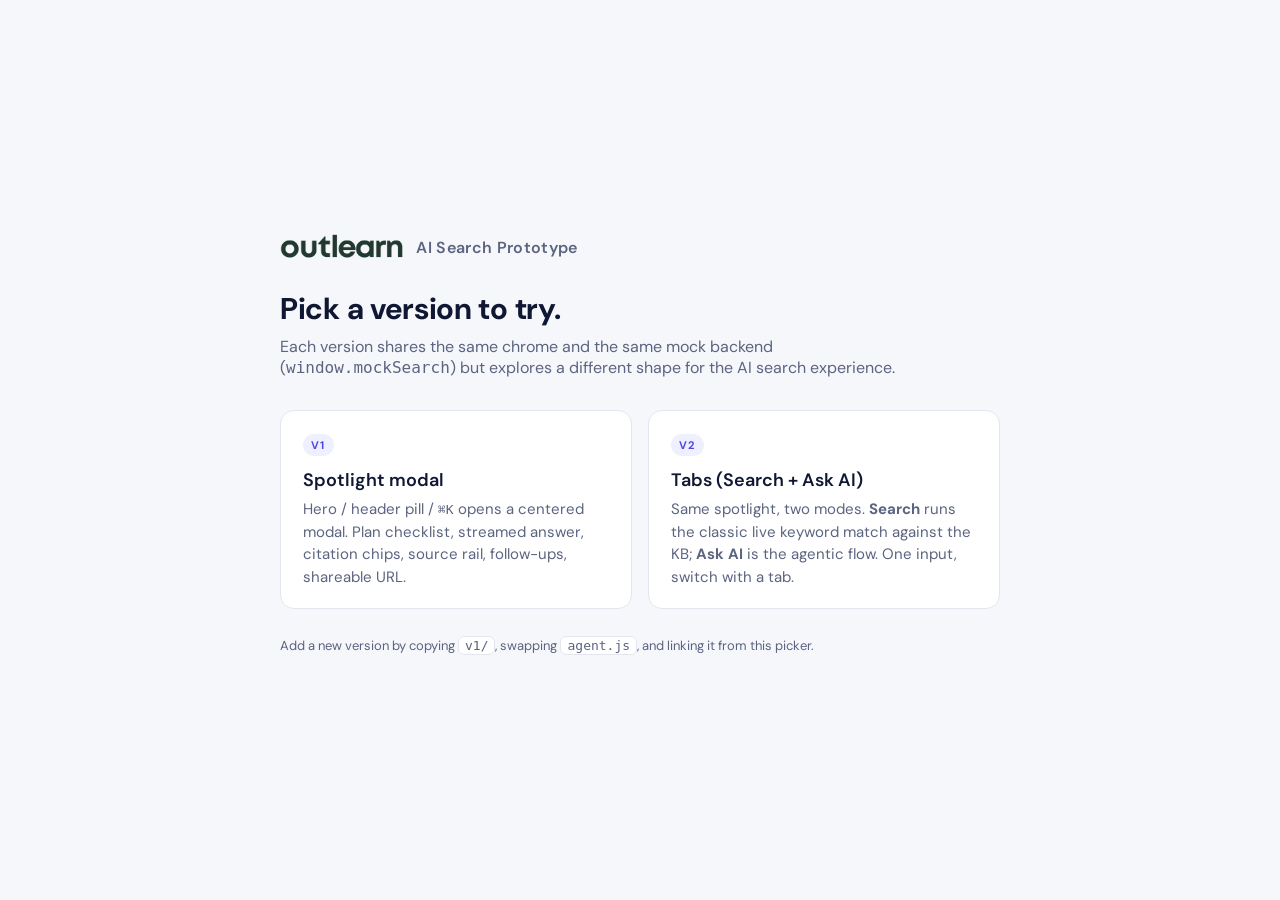
<file: index.html>
<!doctype html>
<html lang="en">

<head>
  <meta charset="utf-8">
  <meta name="viewport" content="width=device-width, initial-scale=1">
  <title>Outlearn AI Search — Version Picker</title>
  <meta name="description" content="Pick a version of the OutlearnTest AI search prototype to explore.">

  <link rel="preconnect" href="https://fonts.googleapis.com">
  <link rel="preconnect" href="https://fonts.gstatic.com" crossorigin>
  <link rel="stylesheet" href="https://fonts.googleapis.com/css2?family=DM+Sans:wght@400;500;600;700&display=swap">

  <style>
    :root {
      --bg: #f6f7fb;
      --surface: #ffffff;
      --ink: #0f1733;
      --soft: #5b6480;
      --border: #e3e6ef;
      --brand: #4f46e5;
      --brand-tint: #eef0ff;
    }
    * { box-sizing: border-box; }
    html, body { margin: 0; padding: 0; }
    body {
      font-family: "DM Sans", system-ui, -apple-system, Segoe UI, Roboto, sans-serif;
      background: var(--bg);
      color: var(--ink);
      min-height: 100vh;
      display: grid;
      place-items: center;
      padding: 48px 24px;
    }
    .picker {
      width: 100%;
      max-width: 720px;
    }
    .picker__brand {
      display: flex;
      align-items: center;
      gap: 12px;
      margin-bottom: 28px;
    }
    .picker__brand img { height: 28px; width: auto; }
    .picker__brand span {
      font-weight: 600;
      color: var(--soft);
      letter-spacing: 0.02em;
    }
    .picker__title {
      font-size: 1.875rem;
      font-weight: 700;
      margin: 0 0 8px;
      letter-spacing: -0.01em;
    }
    .picker__lede {
      color: var(--soft);
      font-size: 1rem;
      margin: 0 0 32px;
      max-width: 56ch;
    }
    .picker__grid {
      display: grid;
      gap: 16px;
      grid-template-columns: 1fr;
    }
    @media (min-width: 640px) {
      .picker__grid { grid-template-columns: 1fr 1fr; }
    }
    .picker__card {
      display: block;
      background: var(--surface);
      border: 1px solid var(--border);
      border-radius: 14px;
      padding: 22px 22px 20px;
      text-decoration: none;
      color: inherit;
      transition: transform 0.15s ease, border-color 0.15s, box-shadow 0.15s;
    }
    .picker__card:hover {
      transform: translateY(-2px);
      border-color: var(--brand);
      box-shadow: 0 12px 24px -16px rgba(79, 70, 229, 0.4);
    }
    .picker__tag {
      display: inline-flex;
      align-items: center;
      font-size: 0.6875rem;
      font-weight: 700;
      letter-spacing: 0.12em;
      text-transform: uppercase;
      color: var(--brand);
      background: var(--brand-tint);
      padding: 4px 8px;
      border-radius: 99px;
      margin-bottom: 12px;
    }
    .picker__card-title {
      font-size: 1.125rem;
      font-weight: 600;
      margin: 0 0 6px;
    }
    .picker__card-desc {
      color: var(--soft);
      font-size: 0.9375rem;
      line-height: 1.5;
      margin: 0;
    }
    .picker__foot {
      margin-top: 28px;
      color: var(--soft);
      font-size: 0.8125rem;
    }
    .picker__foot code {
      background: var(--surface);
      border: 1px solid var(--border);
      border-radius: 6px;
      padding: 1px 6px;
      font-size: 0.8125rem;
    }
  </style>
</head>

<body>
  <main class="picker">
    <div class="picker__brand">
      <img src="outlearn-logo.png" alt="outlearn">
      <span>AI Search Prototype</span>
    </div>

    <h1 class="picker__title">Pick a version to try.</h1>
    <p class="picker__lede">
      Each version shares the same chrome and the same mock backend
      (<code>window.mockSearch</code>) but explores a different shape
      for the AI search experience.
    </p>

    <div class="picker__grid">
      <a class="picker__card" href="v1/index.html">
        <span class="picker__tag">v1</span>
        <h2 class="picker__card-title">Spotlight modal</h2>
        <p class="picker__card-desc">
          Hero / header pill / <code style="font-size:0.8125rem">⌘K</code> opens a centered modal.
          Plan checklist, streamed answer, citation chips, source rail, follow-ups, shareable URL.
        </p>
      </a>

      <a class="picker__card" href="v2/index.html">
        <span class="picker__tag">v2</span>
        <h2 class="picker__card-title">Tabs (Search + Ask AI)</h2>
        <p class="picker__card-desc">
          Same spotlight, two modes. <strong>Search</strong> runs the
          classic live keyword match against the KB; <strong>Ask AI</strong>
          is the agentic flow. One input, switch with a tab.
        </p>
      </a>
    </div>

    <p class="picker__foot">
      Add a new version by copying <code>v1/</code>, swapping
      <code>agent.js</code>, and linking it from this picker.
    </p>
  </main>
</body>

</html>
</file>
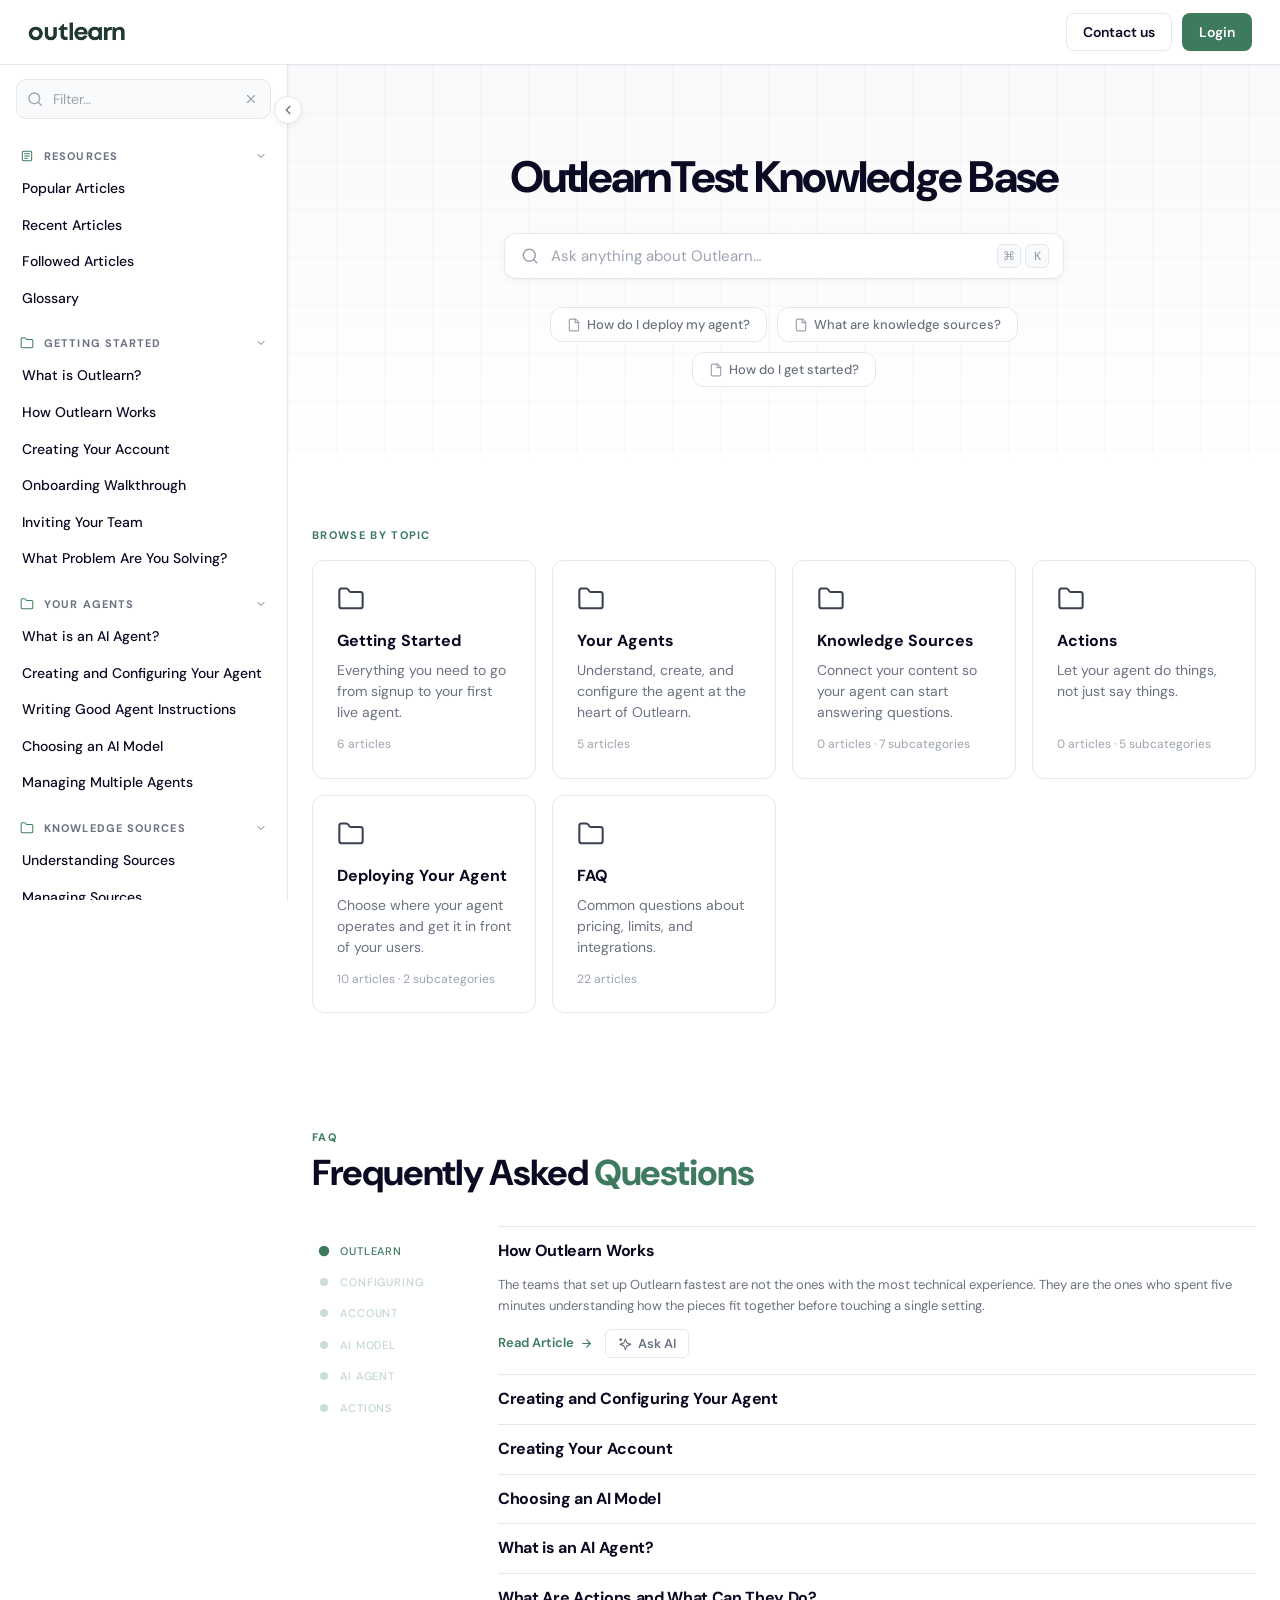
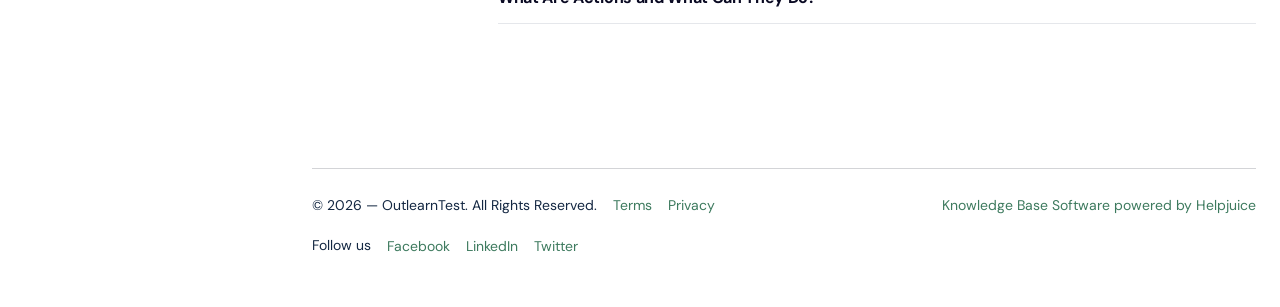
<file: v1/index.html>
<!doctype html>
<html lang="en">

<head>
  <meta charset="utf-8">
  <meta name="viewport" content="width=device-width, initial-scale=1">
  <title>OutlearnTest Knowledge Base — v1 (Spotlight)</title>
  <meta name="description"
    content="OutlearnTest Support Center — ask anything, get a synthesised answer from the knowledge base.">

  <link rel="preconnect" href="https://fonts.googleapis.com">
  <link rel="preconnect" href="https://fonts.gstatic.com" crossorigin>
  <link rel="stylesheet" href="https://fonts.googleapis.com/css2?family=DM+Sans:wght@400;500;600;700&display=swap">

  <link rel="stylesheet" href="../styles.css">
</head>

<body>

  <div data-include="../shared/header.html" data-no-search="1"></div>

  <div class="kb-layout">

    <div data-include="../shared/sidebar.html"></div>

    <div class="kb-content">

      <main class="kb-main">

        <section class="outlearn-hero outlearn-anim-fade-in" aria-labelledby="hero-title">
          <div class="container">
            <div class="outlearn-hero__inner">

              <h1 class="outlearn-hero__title outlearn-anim-fade-up" id="hero-title">OutlearnTest Knowledge Base</h1>

              <div class="outlearn-hero__search-wrap outlearn-anim-fade-up">

                <form class="outlearn-hero__search-row" id="hero-search-form" role="search" autocomplete="off"
                  aria-label="Knowledge base search">
                  <div class="outlearn-hero__search-bar">
                    <svg viewBox="0 0 24 24" fill="none" stroke="currentColor" stroke-width="2" stroke-linecap="round"
                      stroke-linejoin="round" aria-hidden="true">
                      <circle cx="11" cy="11" r="8" />
                      <path d="m21 21-4.3-4.3" />
                    </svg>
                    <input id="hero-search-input" name="q" type="search" class="outlearn-hero__search-input"
                      placeholder="Ask anything about Outlearn…" aria-label="Ask anything about OutlearnTest"
                      autocomplete="off" spellcheck="false">
                    <div class="outlearn-hero__search-kbd" aria-hidden="true">
                      <kbd>⌘</kbd><kbd>K</kbd>
                    </div>
                  </div>

                </form>

                <div class="outlearn-hero__tags" id="hero-suggestions" role="list" aria-label="Suggested questions">
                  <button type="button" class="outlearn-hero__tag" role="listitem">
                    <svg viewBox="0 0 24 24" fill="none" stroke="currentColor" stroke-width="2" stroke-linecap="round"
                      stroke-linejoin="round" aria-hidden="true">
                      <path d="M15 2H6a2 2 0 0 0-2 2v16a2 2 0 0 0 2 2h12a2 2 0 0 0 2-2V7z" />
                      <polyline points="14 2 14 8 20 8" />
                    </svg>
                    How do I deploy my agent?
                  </button>
                  <button type="button" class="outlearn-hero__tag" role="listitem">
                    <svg viewBox="0 0 24 24" fill="none" stroke="currentColor" stroke-width="2" stroke-linecap="round"
                      stroke-linejoin="round" aria-hidden="true">
                      <path d="M15 2H6a2 2 0 0 0-2 2v16a2 2 0 0 0 2 2h12a2 2 0 0 0 2-2V7z" />
                      <polyline points="14 2 14 8 20 8" />
                    </svg>
                    What are knowledge sources?
                  </button>
                  <button type="button" class="outlearn-hero__tag" role="listitem">
                    <svg viewBox="0 0 24 24" fill="none" stroke="currentColor" stroke-width="2" stroke-linecap="round"
                      stroke-linejoin="round" aria-hidden="true">
                      <path d="M15 2H6a2 2 0 0 0-2 2v16a2 2 0 0 0 2 2h12a2 2 0 0 0 2-2V7z" />
                      <polyline points="14 2 14 8 20 8" />
                    </svg>
                    How do I get started?
                  </button>
                </div>

              </div>
            </div>
          </div>
        </section>

        <section class="outlearn-categories" aria-labelledby="categories-label">
          <div class="container">
            <h2 class="outlearn-section-label" id="categories-label">Browse by topic</h2>

            <div class="outlearn-categories__grid">

              <div class="outlearn-cat-card-wrap">
                <a class="outlearn-cat-card" href="category.html">
                  <div class="outlearn-cat-card__icon" aria-hidden="true">
                    <svg viewBox="0 0 24 24" fill="none" stroke="currentColor" stroke-width="1.75" stroke-linecap="round"
                      stroke-linejoin="round">
                      <path
                        d="M20 20a2 2 0 0 0 2-2V8a2 2 0 0 0-2-2h-7.9a2 2 0 0 1-1.69-.9L9.6 3.9A2 2 0 0 0 7.93 3H4a2 2 0 0 0-2 2v13a2 2 0 0 0 2 2Z" />
                    </svg>
                  </div>
                  <h3 class="outlearn-cat-card__title">Getting Started</h3>
                  <p class="outlearn-cat-card__desc">Everything you need to go from signup to your first live agent.</p>
                  <div class="outlearn-cat-card__meta">6 articles</div>
                </a>
                <div class="outlearn-cat-popover" aria-label="Getting Started — popular articles">
                  <a class="outlearn-cat-popover__item" href="article.html">
                    <svg viewBox="0 0 24 24" fill="none" stroke="currentColor" stroke-width="2" stroke-linecap="round"
                      stroke-linejoin="round" aria-hidden="true">
                      <path d="M15 2H6a2 2 0 0 0-2 2v16a2 2 0 0 0 2 2h12a2 2 0 0 0 2-2V7z" />
                      <polyline points="14 2 14 8 20 8" />
                    </svg>
                    What is an AI Agent?
                  </a>
                  <a class="outlearn-cat-popover__item" href="article.html">
                    <svg viewBox="0 0 24 24" fill="none" stroke="currentColor" stroke-width="2" stroke-linecap="round"
                      stroke-linejoin="round" aria-hidden="true">
                      <path d="M15 2H6a2 2 0 0 0-2 2v16a2 2 0 0 0 2 2h12a2 2 0 0 0 2-2V7z" />
                      <polyline points="14 2 14 8 20 8" />
                    </svg>
                    Creating and Configuring Your Agent
                  </a>
                  <a class="outlearn-cat-popover__item" href="article.html">
                    <svg viewBox="0 0 24 24" fill="none" stroke="currentColor" stroke-width="2" stroke-linecap="round"
                      stroke-linejoin="round" aria-hidden="true">
                      <path d="M15 2H6a2 2 0 0 0-2 2v16a2 2 0 0 0 2 2h12a2 2 0 0 0 2-2V7z" />
                      <polyline points="14 2 14 8 20 8" />
                    </svg>
                    Writing Good Agent Instructions
                  </a>
                  <div class="outlearn-cat-popover__divider"></div>
                  <a class="outlearn-cat-popover__all" href="category.html">
                    See all
                    <svg viewBox="0 0 24 24" fill="none" stroke="currentColor" stroke-width="2.5" stroke-linecap="round"
                      stroke-linejoin="round" aria-hidden="true">
                      <path d="M5 12h14" />
                      <path d="m12 5 7 7-7 7" />
                    </svg>
                  </a>
                </div>
              </div>

              <div class="outlearn-cat-card-wrap">
                <a class="outlearn-cat-card" href="category.html">
                  <div class="outlearn-cat-card__icon" aria-hidden="true">
                    <svg viewBox="0 0 24 24" fill="none" stroke="currentColor" stroke-width="1.75" stroke-linecap="round"
                      stroke-linejoin="round">
                      <path
                        d="M20 20a2 2 0 0 0 2-2V8a2 2 0 0 0-2-2h-7.9a2 2 0 0 1-1.69-.9L9.6 3.9A2 2 0 0 0 7.93 3H4a2 2 0 0 0-2 2v13a2 2 0 0 0 2 2Z" />
                    </svg>
                  </div>
                  <h3 class="outlearn-cat-card__title">Your Agents</h3>
                  <p class="outlearn-cat-card__desc">Understand, create, and configure the agent at the heart of Outlearn.</p>
                  <div class="outlearn-cat-card__meta">5 articles</div>
                </a>
                <div class="outlearn-cat-popover" aria-label="Your Agents — popular articles">
                  <a class="outlearn-cat-popover__item" href="article.html">
                    <svg viewBox="0 0 24 24" fill="none" stroke="currentColor" stroke-width="2" stroke-linecap="round"
                      stroke-linejoin="round" aria-hidden="true">
                      <path d="M15 2H6a2 2 0 0 0-2 2v16a2 2 0 0 0 2 2h12a2 2 0 0 0 2-2V7z" />
                      <polyline points="14 2 14 8 20 8" />
                    </svg>
                    Agent Concepts
                  </a>
                  <a class="outlearn-cat-popover__item" href="article.html">
                    <svg viewBox="0 0 24 24" fill="none" stroke="currentColor" stroke-width="2" stroke-linecap="round"
                      stroke-linejoin="round" aria-hidden="true">
                      <path d="M15 2H6a2 2 0 0 0-2 2v16a2 2 0 0 0 2 2h12a2 2 0 0 0 2-2V7z" />
                      <polyline points="14 2 14 8 20 8" />
                    </svg>
                    Improving Agent Accuracy
                  </a>
                  <a class="outlearn-cat-popover__item" href="article.html">
                    <svg viewBox="0 0 24 24" fill="none" stroke="currentColor" stroke-width="2" stroke-linecap="round"
                      stroke-linejoin="round" aria-hidden="true">
                      <path d="M15 2H6a2 2 0 0 0-2 2v16a2 2 0 0 0 2 2h12a2 2 0 0 0 2-2V7z" />
                      <polyline points="14 2 14 8 20 8" />
                    </svg>
                    Evaluations &amp; Feedback
                  </a>
                  <div class="outlearn-cat-popover__divider"></div>
                  <a class="outlearn-cat-popover__all" href="category.html">
                    See all
                    <svg viewBox="0 0 24 24" fill="none" stroke="currentColor" stroke-width="2.5" stroke-linecap="round"
                      stroke-linejoin="round" aria-hidden="true">
                      <path d="M5 12h14" />
                      <path d="m12 5 7 7-7 7" />
                    </svg>
                  </a>
                </div>
              </div>

              <div class="outlearn-cat-card-wrap">
                <a class="outlearn-cat-card" href="category.html">
                  <div class="outlearn-cat-card__icon" aria-hidden="true">
                    <svg viewBox="0 0 24 24" fill="none" stroke="currentColor" stroke-width="1.75" stroke-linecap="round"
                      stroke-linejoin="round">
                      <path
                        d="M20 20a2 2 0 0 0 2-2V8a2 2 0 0 0-2-2h-7.9a2 2 0 0 1-1.69-.9L9.6 3.9A2 2 0 0 0 7.93 3H4a2 2 0 0 0-2 2v13a2 2 0 0 0 2 2Z" />
                    </svg>
                  </div>
                  <h3 class="outlearn-cat-card__title">Knowledge Sources</h3>
                  <p class="outlearn-cat-card__desc">Connect your content so your agent can start answering questions.</p>
                  <div class="outlearn-cat-card__meta">0 articles · 7 subcategories</div>
                </a>
                <div class="outlearn-cat-popover" aria-label="Knowledge Sources — popular articles">
                  <a class="outlearn-cat-popover__item" href="article.html">
                    <svg viewBox="0 0 24 24" fill="none" stroke="currentColor" stroke-width="2" stroke-linecap="round"
                      stroke-linejoin="round" aria-hidden="true">
                      <path d="M15 2H6a2 2 0 0 0-2 2v16a2 2 0 0 0 2 2h12a2 2 0 0 0 2-2V7z" />
                      <polyline points="14 2 14 8 20 8" />
                    </svg>
                    What is a Knowledge Source?
                  </a>
                  <a class="outlearn-cat-popover__item" href="article.html">
                    <svg viewBox="0 0 24 24" fill="none" stroke="currentColor" stroke-width="2" stroke-linecap="round"
                      stroke-linejoin="round" aria-hidden="true">
                      <path d="M15 2H6a2 2 0 0 0-2 2v16a2 2 0 0 0 2 2h12a2 2 0 0 0 2-2V7z" />
                      <polyline points="14 2 14 8 20 8" />
                    </svg>
                    Connecting URLs
                  </a>
                  <a class="outlearn-cat-popover__item" href="article.html">
                    <svg viewBox="0 0 24 24" fill="none" stroke="currentColor" stroke-width="2" stroke-linecap="round"
                      stroke-linejoin="round" aria-hidden="true">
                      <path d="M15 2H6a2 2 0 0 0-2 2v16a2 2 0 0 0 2 2h12a2 2 0 0 0 2-2V7z" />
                      <polyline points="14 2 14 8 20 8" />
                    </svg>
                    Uploading Files
                  </a>
                  <div class="outlearn-cat-popover__divider"></div>
                  <a class="outlearn-cat-popover__all" href="category.html">
                    See all
                    <svg viewBox="0 0 24 24" fill="none" stroke="currentColor" stroke-width="2.5" stroke-linecap="round"
                      stroke-linejoin="round" aria-hidden="true">
                      <path d="M5 12h14" />
                      <path d="m12 5 7 7-7 7" />
                    </svg>
                  </a>
                </div>
              </div>

              <div class="outlearn-cat-card-wrap">
                <a class="outlearn-cat-card" href="category.html">
                  <div class="outlearn-cat-card__icon" aria-hidden="true">
                    <svg viewBox="0 0 24 24" fill="none" stroke="currentColor" stroke-width="1.75" stroke-linecap="round"
                      stroke-linejoin="round">
                      <path
                        d="M20 20a2 2 0 0 0 2-2V8a2 2 0 0 0-2-2h-7.9a2 2 0 0 1-1.69-.9L9.6 3.9A2 2 0 0 0 7.93 3H4a2 2 0 0 0-2 2v13a2 2 0 0 0 2 2Z" />
                    </svg>
                  </div>
                  <h3 class="outlearn-cat-card__title">Actions</h3>
                  <p class="outlearn-cat-card__desc">Let your agent do things, not just say things.</p>
                  <div class="outlearn-cat-card__meta">0 articles · 5 subcategories</div>
                </a>
                <div class="outlearn-cat-popover" aria-label="Actions — popular articles">
                  <a class="outlearn-cat-popover__item" href="article.html">
                    <svg viewBox="0 0 24 24" fill="none" stroke="currentColor" stroke-width="2" stroke-linecap="round"
                      stroke-linejoin="round" aria-hidden="true">
                      <path d="M15 2H6a2 2 0 0 0-2 2v16a2 2 0 0 0 2 2h12a2 2 0 0 0 2-2V7z" />
                      <polyline points="14 2 14 8 20 8" />
                    </svg>
                    What Are Actions?
                  </a>
                  <a class="outlearn-cat-popover__item" href="article.html">
                    <svg viewBox="0 0 24 24" fill="none" stroke="currentColor" stroke-width="2" stroke-linecap="round"
                      stroke-linejoin="round" aria-hidden="true">
                      <path d="M15 2H6a2 2 0 0 0-2 2v16a2 2 0 0 0 2 2h12a2 2 0 0 0 2-2V7z" />
                      <polyline points="14 2 14 8 20 8" />
                    </svg>
                    Built-in Actions
                  </a>
                  <a class="outlearn-cat-popover__item" href="article.html">
                    <svg viewBox="0 0 24 24" fill="none" stroke="currentColor" stroke-width="2" stroke-linecap="round"
                      stroke-linejoin="round" aria-hidden="true">
                      <path d="M15 2H6a2 2 0 0 0-2 2v16a2 2 0 0 0 2 2h12a2 2 0 0 0 2-2V7z" />
                      <polyline points="14 2 14 8 20 8" />
                    </svg>
                    Custom Actions via HTTP
                  </a>
                  <div class="outlearn-cat-popover__divider"></div>
                  <a class="outlearn-cat-popover__all" href="category.html">
                    See all
                    <svg viewBox="0 0 24 24" fill="none" stroke="currentColor" stroke-width="2.5" stroke-linecap="round"
                      stroke-linejoin="round" aria-hidden="true">
                      <path d="M5 12h14" />
                      <path d="m12 5 7 7-7 7" />
                    </svg>
                  </a>
                </div>
              </div>

              <div class="outlearn-cat-card-wrap">
                <a class="outlearn-cat-card" href="category.html">
                  <div class="outlearn-cat-card__icon" aria-hidden="true">
                    <svg viewBox="0 0 24 24" fill="none" stroke="currentColor" stroke-width="1.75" stroke-linecap="round"
                      stroke-linejoin="round">
                      <path
                        d="M20 20a2 2 0 0 0 2-2V8a2 2 0 0 0-2-2h-7.9a2 2 0 0 1-1.69-.9L9.6 3.9A2 2 0 0 0 7.93 3H4a2 2 0 0 0-2 2v13a2 2 0 0 0 2 2Z" />
                    </svg>
                  </div>
                  <h3 class="outlearn-cat-card__title">Deploying Your Agent</h3>
                  <p class="outlearn-cat-card__desc">Choose where your agent operates and get it in front of your users.</p>
                  <div class="outlearn-cat-card__meta">10 articles · 2 subcategories</div>
                </a>
                <div class="outlearn-cat-popover" aria-label="Deploying — popular articles">
                  <a class="outlearn-cat-popover__item" href="article.html">
                    <svg viewBox="0 0 24 24" fill="none" stroke="currentColor" stroke-width="2" stroke-linecap="round"
                      stroke-linejoin="round" aria-hidden="true">
                      <path d="M15 2H6a2 2 0 0 0-2 2v16a2 2 0 0 0 2 2h12a2 2 0 0 0 2-2V7z" />
                      <polyline points="14 2 14 8 20 8" />
                    </svg>
                    Deploying Your Agent
                  </a>
                  <a class="outlearn-cat-popover__item" href="article.html">
                    <svg viewBox="0 0 24 24" fill="none" stroke="currentColor" stroke-width="2" stroke-linecap="round"
                      stroke-linejoin="round" aria-hidden="true">
                      <path d="M15 2H6a2 2 0 0 0-2 2v16a2 2 0 0 0 2 2h12a2 2 0 0 0 2-2V7z" />
                      <polyline points="14 2 14 8 20 8" />
                    </svg>
                    Production Checklist
                  </a>
                  <a class="outlearn-cat-popover__item" href="article.html">
                    <svg viewBox="0 0 24 24" fill="none" stroke="currentColor" stroke-width="2" stroke-linecap="round"
                      stroke-linejoin="round" aria-hidden="true">
                      <path d="M15 2H6a2 2 0 0 0-2 2v16a2 2 0 0 0 2 2h12a2 2 0 0 0 2-2V7z" />
                      <polyline points="14 2 14 8 20 8" />
                    </svg>
                    Rollback &amp; Versioning
                  </a>
                  <div class="outlearn-cat-popover__divider"></div>
                  <a class="outlearn-cat-popover__all" href="category.html">
                    See all
                    <svg viewBox="0 0 24 24" fill="none" stroke="currentColor" stroke-width="2.5" stroke-linecap="round"
                      stroke-linejoin="round" aria-hidden="true">
                      <path d="M5 12h14" />
                      <path d="m12 5 7 7-7 7" />
                    </svg>
                  </a>
                </div>
              </div>

              <div class="outlearn-cat-card-wrap">
                <a class="outlearn-cat-card" href="category.html">
                  <div class="outlearn-cat-card__icon" aria-hidden="true">
                    <svg viewBox="0 0 24 24" fill="none" stroke="currentColor" stroke-width="1.75" stroke-linecap="round"
                      stroke-linejoin="round">
                      <path
                        d="M20 20a2 2 0 0 0 2-2V8a2 2 0 0 0-2-2h-7.9a2 2 0 0 1-1.69-.9L9.6 3.9A2 2 0 0 0 7.93 3H4a2 2 0 0 0-2 2v13a2 2 0 0 0 2 2Z" />
                    </svg>
                  </div>
                  <h3 class="outlearn-cat-card__title">FAQ</h3>
                  <p class="outlearn-cat-card__desc">Common questions about pricing, limits, and integrations.</p>
                  <div class="outlearn-cat-card__meta">22 articles</div>
                </a>
                <div class="outlearn-cat-popover" aria-label="FAQ — popular articles">
                  <a class="outlearn-cat-popover__item" href="article.html">
                    <svg viewBox="0 0 24 24" fill="none" stroke="currentColor" stroke-width="2" stroke-linecap="round"
                      stroke-linejoin="round" aria-hidden="true">
                      <path d="M15 2H6a2 2 0 0 0-2 2v16a2 2 0 0 0 2 2h12a2 2 0 0 0 2-2V7z" />
                      <polyline points="14 2 14 8 20 8" />
                    </svg>
                    Pricing &amp; Plans
                  </a>
                  <a class="outlearn-cat-popover__item" href="article.html">
                    <svg viewBox="0 0 24 24" fill="none" stroke="currentColor" stroke-width="2" stroke-linecap="round"
                      stroke-linejoin="round" aria-hidden="true">
                      <path d="M15 2H6a2 2 0 0 0-2 2v16a2 2 0 0 0 2 2h12a2 2 0 0 0 2-2V7z" />
                      <polyline points="14 2 14 8 20 8" />
                    </svg>
                    Usage Limits
                  </a>
                  <a class="outlearn-cat-popover__item" href="article.html">
                    <svg viewBox="0 0 24 24" fill="none" stroke="currentColor" stroke-width="2" stroke-linecap="round"
                      stroke-linejoin="round" aria-hidden="true">
                      <path d="M15 2H6a2 2 0 0 0-2 2v16a2 2 0 0 0 2 2h12a2 2 0 0 0 2-2V7z" />
                      <polyline points="14 2 14 8 20 8" />
                    </svg>
                    Integrations Overview
                  </a>
                  <div class="outlearn-cat-popover__divider"></div>
                  <a class="outlearn-cat-popover__all" href="category.html">
                    See all
                    <svg viewBox="0 0 24 24" fill="none" stroke="currentColor" stroke-width="2.5" stroke-linecap="round"
                      stroke-linejoin="round" aria-hidden="true">
                      <path d="M5 12h14" />
                      <path d="m12 5 7 7-7 7" />
                    </svg>
                  </a>
                </div>
              </div>

            </div>
          </div>
        </section>

        <section class="outlearn-faq" id="faq" aria-labelledby="faq-heading">
          <div class="container">
            <div class="outlearn-faq__sticky">

              <div class="outlearn-faq__head">
                <div class="outlearn-faq__eyebrow">FAQ</div>
                <h2 class="outlearn-faq__heading" id="faq-heading">Frequently Asked <span>Questions</span></h2>
              </div>

              <div class="outlearn-faq__inner">

                <div class="outlearn-faq__dots" role="tablist" aria-label="FAQ sections">
                  <button type="button" class="outlearn-faq__dot-item is-active" data-target="faq-card-0" role="tab"
                    aria-selected="true" aria-controls="faq-card-0">
                    <span class="outlearn-faq__dot" aria-hidden="true"></span>
                    <span class="outlearn-faq__dot-label">Outlearn</span>
                  </button>
                  <button type="button" class="outlearn-faq__dot-item" data-target="faq-card-1" role="tab"
                    aria-selected="false" aria-controls="faq-card-1">
                    <span class="outlearn-faq__dot" aria-hidden="true"></span>
                    <span class="outlearn-faq__dot-label">Configuring</span>
                  </button>
                  <button type="button" class="outlearn-faq__dot-item" data-target="faq-card-2" role="tab"
                    aria-selected="false" aria-controls="faq-card-2">
                    <span class="outlearn-faq__dot" aria-hidden="true"></span>
                    <span class="outlearn-faq__dot-label">Account</span>
                  </button>
                  <button type="button" class="outlearn-faq__dot-item" data-target="faq-card-3" role="tab"
                    aria-selected="false" aria-controls="faq-card-3">
                    <span class="outlearn-faq__dot" aria-hidden="true"></span>
                    <span class="outlearn-faq__dot-label">AI Model</span>
                  </button>
                  <button type="button" class="outlearn-faq__dot-item" data-target="faq-card-4" role="tab"
                    aria-selected="false" aria-controls="faq-card-4">
                    <span class="outlearn-faq__dot" aria-hidden="true"></span>
                    <span class="outlearn-faq__dot-label">AI Agent</span>
                  </button>
                  <button type="button" class="outlearn-faq__dot-item" data-target="faq-card-5" role="tab"
                    aria-selected="false" aria-controls="faq-card-5">
                    <span class="outlearn-faq__dot" aria-hidden="true"></span>
                    <span class="outlearn-faq__dot-label">Actions</span>
                  </button>
                </div>

                <div class="outlearn-faq__cards">

                  <article class="outlearn-faq-card is-active" id="faq-card-0" role="tabpanel" aria-labelledby="faq-h-0">
                    <button type="button" class="outlearn-faq-card__header" id="faq-h-0" aria-expanded="true"
                      aria-controls="faq-body-0">
                      <h3 class="outlearn-faq-card__title">How Outlearn Works</h3>
                    </button>
                    <div class="outlearn-faq-card__body" id="faq-body-0">
                      <div class="outlearn-faq-card__body-inner">
                        <div class="outlearn-faq-card__content">
                          <p class="outlearn-faq-card__desc">The teams that set up Outlearn fastest are not the ones with the most technical experience. They are the ones who spent five minutes understanding how the pieces fit together before touching a single setting.</p>
                          <div class="outlearn-faq-card__btns is-visible">
                            <a href="article.html" class="outlearn-faq-card__btn outlearn-faq-card__btn--primary">
                              Read Article
                              <svg viewBox="0 0 24 24" fill="none" stroke="currentColor" stroke-width="2"
                                stroke-linecap="round" stroke-linejoin="round" aria-hidden="true">
                                <path d="M5 12h14" />
                                <path d="m12 5 7 7-7 7" />
                              </svg>
                            </a>
                            <button type="button" class="outlearn-faq-card__btn outlearn-faq-card__btn--ghost"
                              data-ask-ai="How does Outlearn work?">
                              <svg width="14" height="14" viewBox="0 0 18 18" aria-hidden="true">
                                <g fill="currentColor">
                                  <path
                                    d="M5.658,2.99l-1.263-.421-.421-1.263c-.137-.408-.812-.408-.949,0l-.421,1.263-1.263,.421c-.204,.068-.342,.259-.342,.474s.138,.406,.342,.474l1.263,.421,.421,1.263c.068,.204,.26,.342,.475,.342s.406-.138,.475-.342l.421-1.263,1.263-.421c.204-.068,.342-.259.342-.474s-.138-.406-.342-.474Z"
                                    stroke="none" />
                                  <polygon
                                    points="9.5 2.75 11.412 7.587 16.25 9.5 11.412 11.413 9.5 16.25 7.587 11.413 2.75 9.5 7.587 7.587 9.5 2.75"
                                    fill="none" stroke="currentColor" stroke-linecap="round" stroke-linejoin="round"
                                    stroke-width="1.5" />
                                </g>
                              </svg>
                              Ask AI
                            </button>
                          </div>
                        </div>
                      </div>
                    </div>
                  </article>

                  <article class="outlearn-faq-card" id="faq-card-1" role="tabpanel" aria-labelledby="faq-h-1">
                    <button type="button" class="outlearn-faq-card__header" id="faq-h-1" aria-expanded="false"
                      aria-controls="faq-body-1">
                      <h3 class="outlearn-faq-card__title">Creating and Configuring Your Agent</h3>
                    </button>
                    <div class="outlearn-faq-card__body" id="faq-body-1">
                      <div class="outlearn-faq-card__body-inner">
                        <div class="outlearn-faq-card__content">
                          <p class="outlearn-faq-card__desc">An agent configured well sounds like your brand, stays on topic, and handles the situations your team deals with every day. A poorly configured agent frustrates users and creates more work than it saves.</p>
                          <div class="outlearn-faq-card__btns">
                            <a href="article.html" class="outlearn-faq-card__btn outlearn-faq-card__btn--primary">
                              Read Article
                              <svg viewBox="0 0 24 24" fill="none" stroke="currentColor" stroke-width="2"
                                stroke-linecap="round" stroke-linejoin="round" aria-hidden="true">
                                <path d="M5 12h14" />
                                <path d="m12 5 7 7-7 7" />
                              </svg>
                            </a>
                            <button type="button" class="outlearn-faq-card__btn outlearn-faq-card__btn--ghost"
                              data-ask-ai="How do I configure my agent?">
                              <svg width="14" height="14" viewBox="0 0 18 18" aria-hidden="true">
                                <g fill="currentColor">
                                  <path
                                    d="M5.658,2.99l-1.263-.421-.421-1.263c-.137-.408-.812-.408-.949,0l-.421,1.263-1.263,.421c-.204,.068-.342,.259-.342,.474s.138,.406,.342,.474l1.263,.421,.421,1.263c.068,.204,.26,.342,.475,.342s.406-.138,.475-.342l.421-1.263,1.263-.421c.204-.068,.342-.259.342-.474s-.138-.406-.342-.474Z"
                                    stroke="none" />
                                  <polygon
                                    points="9.5 2.75 11.412 7.587 16.25 9.5 11.412 11.413 9.5 16.25 7.587 11.413 2.75 9.5 7.587 7.587 9.5 2.75"
                                    fill="none" stroke="currentColor" stroke-linecap="round" stroke-linejoin="round"
                                    stroke-width="1.5" />
                                </g>
                              </svg>
                              Ask AI
                            </button>
                          </div>
                        </div>
                      </div>
                    </div>
                  </article>

                  <article class="outlearn-faq-card" id="faq-card-2" role="tabpanel" aria-labelledby="faq-h-2">
                    <button type="button" class="outlearn-faq-card__header" id="faq-h-2" aria-expanded="false"
                      aria-controls="faq-body-2">
                      <h3 class="outlearn-faq-card__title">Creating Your Account</h3>
                    </button>
                    <div class="outlearn-faq-card__body" id="faq-body-2">
                      <div class="outlearn-faq-card__body-inner">
                        <div class="outlearn-faq-card__content">
                          <p class="outlearn-faq-card__desc">It is possible to go from no account to a live AI agent answering real customer questions in a single afternoon. This is the first step.</p>
                          <div class="outlearn-faq-card__btns">
                            <a href="article.html" class="outlearn-faq-card__btn outlearn-faq-card__btn--primary">
                              Read Article
                              <svg viewBox="0 0 24 24" fill="none" stroke="currentColor" stroke-width="2"
                                stroke-linecap="round" stroke-linejoin="round" aria-hidden="true">
                                <path d="M5 12h14" />
                                <path d="m12 5 7 7-7 7" />
                              </svg>
                            </a>
                            <button type="button" class="outlearn-faq-card__btn outlearn-faq-card__btn--ghost"
                              data-ask-ai="How do I create my account?">
                              <svg width="14" height="14" viewBox="0 0 18 18" aria-hidden="true">
                                <g fill="currentColor">
                                  <path
                                    d="M5.658,2.99l-1.263-.421-.421-1.263c-.137-.408-.812-.408-.949,0l-.421,1.263-1.263,.421c-.204,.068-.342,.259-.342,.474s.138,.406,.342,.474l1.263,.421,.421,1.263c.068,.204,.26,.342,.475,.342s.406-.138,.475-.342l.421-1.263,1.263-.421c.204-.068,.342-.259.342-.474s-.138-.406-.342-.474Z"
                                    stroke="none" />
                                  <polygon
                                    points="9.5 2.75 11.412 7.587 16.25 9.5 11.412 11.413 9.5 16.25 7.587 11.413 2.75 9.5 7.587 7.587 9.5 2.75"
                                    fill="none" stroke="currentColor" stroke-linecap="round" stroke-linejoin="round"
                                    stroke-width="1.5" />
                                </g>
                              </svg>
                              Ask AI
                            </button>
                          </div>
                        </div>
                      </div>
                    </div>
                  </article>

                  <article class="outlearn-faq-card" id="faq-card-3" role="tabpanel" aria-labelledby="faq-h-3">
                    <button type="button" class="outlearn-faq-card__header" id="faq-h-3" aria-expanded="false"
                      aria-controls="faq-body-3">
                      <h3 class="outlearn-faq-card__title">Choosing an AI Model</h3>
                    </button>
                    <div class="outlearn-faq-card__body" id="faq-body-3">
                      <div class="outlearn-faq-card__body-inner">
                        <div class="outlearn-faq-card__content">
                          <p class="outlearn-faq-card__desc">Outlearn lets you pick the model that backs each agent. Bigger isn't always better — grounding, eval coverage, and source quality usually matter more than parameter count.</p>
                          <div class="outlearn-faq-card__btns">
                            <a href="article.html" class="outlearn-faq-card__btn outlearn-faq-card__btn--primary">
                              Read Article
                              <svg viewBox="0 0 24 24" fill="none" stroke="currentColor" stroke-width="2"
                                stroke-linecap="round" stroke-linejoin="round" aria-hidden="true">
                                <path d="M5 12h14" />
                                <path d="m12 5 7 7-7 7" />
                              </svg>
                            </a>
                            <button type="button" class="outlearn-faq-card__btn outlearn-faq-card__btn--ghost"
                              data-ask-ai="How do I choose an AI model?">
                              <svg width="14" height="14" viewBox="0 0 18 18" aria-hidden="true">
                                <g fill="currentColor">
                                  <path
                                    d="M5.658,2.99l-1.263-.421-.421-1.263c-.137-.408-.812-.408-.949,0l-.421,1.263-1.263,.421c-.204,.068-.342,.259-.342,.474s.138,.406,.342,.474l1.263,.421,.421,1.263c.068,.204,.26,.342,.475,.342s.406-.138,.475-.342l.421-1.263,1.263-.421c.204-.068,.342-.259.342-.474s-.138-.406-.342-.474Z"
                                    stroke="none" />
                                  <polygon
                                    points="9.5 2.75 11.412 7.587 16.25 9.5 11.412 11.413 9.5 16.25 7.587 11.413 2.75 9.5 7.587 7.587 9.5 2.75"
                                    fill="none" stroke="currentColor" stroke-linecap="round" stroke-linejoin="round"
                                    stroke-width="1.5" />
                                </g>
                              </svg>
                              Ask AI
                            </button>
                          </div>
                        </div>
                      </div>
                    </div>
                  </article>

                  <article class="outlearn-faq-card" id="faq-card-4" role="tabpanel" aria-labelledby="faq-h-4">
                    <button type="button" class="outlearn-faq-card__header" id="faq-h-4" aria-expanded="false"
                      aria-controls="faq-body-4">
                      <h3 class="outlearn-faq-card__title">What is an AI Agent?</h3>
                    </button>
                    <div class="outlearn-faq-card__body" id="faq-body-4">
                      <div class="outlearn-faq-card__body-inner">
                        <div class="outlearn-faq-card__content">
                          <p class="outlearn-faq-card__desc">An AI agent is a model paired with knowledge sources and actions. It reads, reasons, and — when you let it — does things on your behalf.</p>
                          <div class="outlearn-faq-card__btns">
                            <a href="article.html" class="outlearn-faq-card__btn outlearn-faq-card__btn--primary">
                              Read Article
                              <svg viewBox="0 0 24 24" fill="none" stroke="currentColor" stroke-width="2"
                                stroke-linecap="round" stroke-linejoin="round" aria-hidden="true">
                                <path d="M5 12h14" />
                                <path d="m12 5 7 7-7 7" />
                              </svg>
                            </a>
                            <button type="button" class="outlearn-faq-card__btn outlearn-faq-card__btn--ghost"
                              data-ask-ai="What is an AI agent?">
                              <svg width="14" height="14" viewBox="0 0 18 18" aria-hidden="true">
                                <g fill="currentColor">
                                  <path
                                    d="M5.658,2.99l-1.263-.421-.421-1.263c-.137-.408-.812-.408-.949,0l-.421,1.263-1.263,.421c-.204,.068-.342,.259-.342,.474s.138,.406,.342,.474l1.263,.421,.421,1.263c.068,.204,.26,.342,.475,.342s.406-.138,.475-.342l.421-1.263,1.263-.421c.204-.068,.342-.259.342-.474s-.138-.406-.342-.474Z"
                                    stroke="none" />
                                  <polygon
                                    points="9.5 2.75 11.412 7.587 16.25 9.5 11.412 11.413 9.5 16.25 7.587 11.413 2.75 9.5 7.587 7.587 9.5 2.75"
                                    fill="none" stroke="currentColor" stroke-linecap="round" stroke-linejoin="round"
                                    stroke-width="1.5" />
                                </g>
                              </svg>
                              Ask AI
                            </button>
                          </div>
                        </div>
                      </div>
                    </div>
                  </article>

                  <article class="outlearn-faq-card" id="faq-card-5" role="tabpanel" aria-labelledby="faq-h-5">
                    <button type="button" class="outlearn-faq-card__header" id="faq-h-5" aria-expanded="false"
                      aria-controls="faq-body-5">
                      <h3 class="outlearn-faq-card__title">What Are Actions and What Can They Do?</h3>
                    </button>
                    <div class="outlearn-faq-card__body" id="faq-body-5">
                      <div class="outlearn-faq-card__body-inner">
                        <div class="outlearn-faq-card__content">
                          <p class="outlearn-faq-card__desc">Actions let your agent send messages, file tickets, and call APIs. Built-in for Slack, Gmail, Linear, and Zendesk; custom actions plug in via any HTTP endpoint.</p>
                          <div class="outlearn-faq-card__btns">
                            <a href="article.html" class="outlearn-faq-card__btn outlearn-faq-card__btn--primary">
                              Read Article
                              <svg viewBox="0 0 24 24" fill="none" stroke="currentColor" stroke-width="2"
                                stroke-linecap="round" stroke-linejoin="round" aria-hidden="true">
                                <path d="M5 12h14" />
                                <path d="m12 5 7 7-7 7" />
                              </svg>
                            </a>
                            <button type="button" class="outlearn-faq-card__btn outlearn-faq-card__btn--ghost"
                              data-ask-ai="What actions can my agent perform?">
                              <svg width="14" height="14" viewBox="0 0 18 18" aria-hidden="true">
                                <g fill="currentColor">
                                  <path
                                    d="M5.658,2.99l-1.263-.421-.421-1.263c-.137-.408-.812-.408-.949,0l-.421,1.263-1.263,.421c-.204,.068-.342,.259-.342,.474s.138,.406,.342,.474l1.263,.421,.421,1.263c.068,.204,.26,.342,.475,.342s.406-.138,.475-.342l.421-1.263,1.263-.421c.204-.068,.342-.259.342-.474s-.138-.406-.342-.474Z"
                                    stroke="none" />
                                  <polygon
                                    points="9.5 2.75 11.412 7.587 16.25 9.5 11.412 11.413 9.5 16.25 7.587 11.413 2.75 9.5 7.587 7.587 9.5 2.75"
                                    fill="none" stroke="currentColor" stroke-linecap="round" stroke-linejoin="round"
                                    stroke-width="1.5" />
                                </g>
                              </svg>
                              Ask AI
                            </button>
                          </div>
                        </div>
                      </div>
                    </div>
                  </article>

                </div>

              </div>
            </div>
          </div>
        </section>

      </main>

      <div data-include="../shared/footer.html"></div>

    </div><!-- /.kb-content -->
  </div><!-- /.kb-layout -->

  <script src="../shared/include.js"></script>
  <script src="../shared/plumbing.js"></script>
  <script src="../mock-data.js"></script>
  <script src="agent.js"></script>
  <script>
    includeChrome().then(() => {
      initPlumbing();
      initAgent();
    });
  </script>
</body>

</html>
</file>
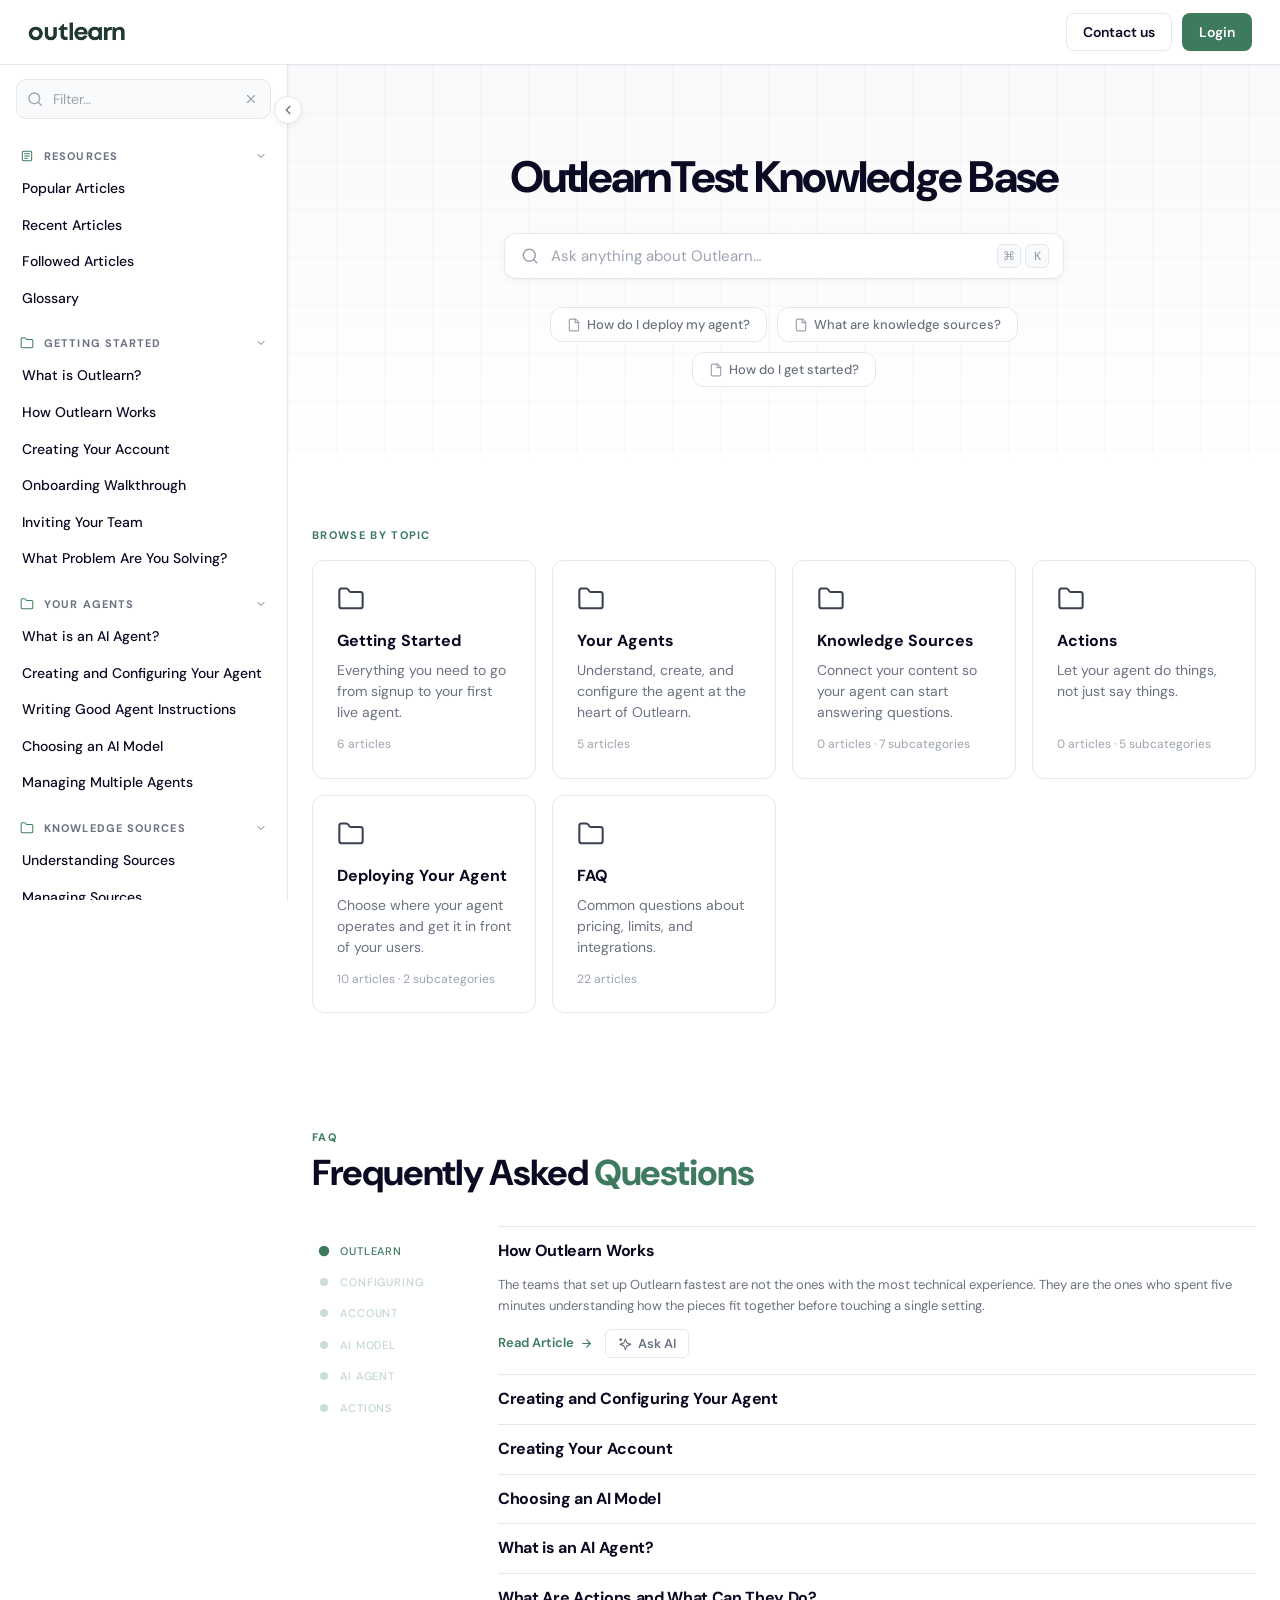
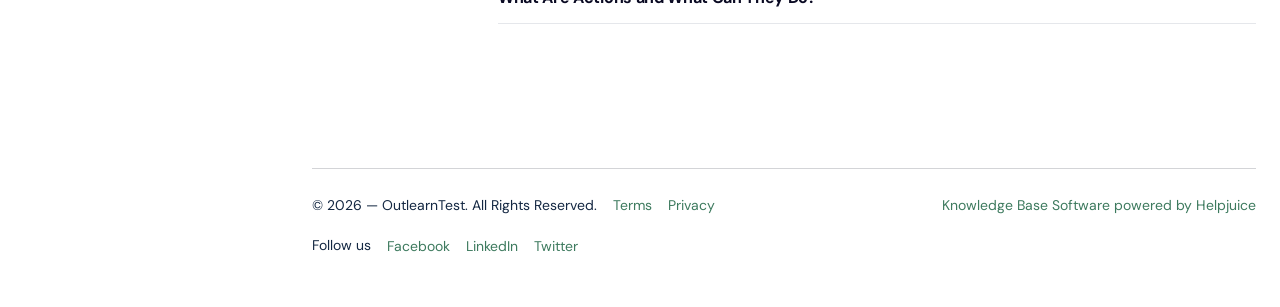
<file: v2/index.html>
<!doctype html>
<html lang="en">

<head>
  <meta charset="utf-8">
  <meta name="viewport" content="width=device-width, initial-scale=1">
  <title>OutlearnTest Knowledge Base — v2 (Tabs)</title>
  <meta name="description"
    content="OutlearnTest Support Center — ask anything, get a synthesised answer from the knowledge base.">

  <link rel="preconnect" href="https://fonts.googleapis.com">
  <link rel="preconnect" href="https://fonts.gstatic.com" crossorigin>
  <link rel="stylesheet" href="https://fonts.googleapis.com/css2?family=DM+Sans:wght@400;500;600;700&display=swap">

  <link rel="stylesheet" href="../styles.css">
</head>

<body>

  <div data-include="../shared/header.html" data-no-search="1"></div>

  <div class="kb-layout">

    <div data-include="../shared/sidebar.html"></div>

    <div class="kb-content">

      <main class="kb-main">

        <section class="outlearn-hero outlearn-anim-fade-in" aria-labelledby="hero-title">
          <div class="container">
            <div class="outlearn-hero__inner">

              <h1 class="outlearn-hero__title outlearn-anim-fade-up" id="hero-title">OutlearnTest Knowledge Base</h1>

              <div class="outlearn-hero__search-wrap outlearn-anim-fade-up">

                <form class="outlearn-hero__search-row" id="hero-search-form" role="search" autocomplete="off"
                  aria-label="Knowledge base search">
                  <div class="outlearn-hero__search-bar">
                    <svg viewBox="0 0 24 24" fill="none" stroke="currentColor" stroke-width="2" stroke-linecap="round"
                      stroke-linejoin="round" aria-hidden="true">
                      <circle cx="11" cy="11" r="8" />
                      <path d="m21 21-4.3-4.3" />
                    </svg>
                    <input id="hero-search-input" name="q" type="search" class="outlearn-hero__search-input"
                      placeholder="Ask anything about Outlearn…" aria-label="Ask anything about OutlearnTest"
                      autocomplete="off" spellcheck="false">
                    <div class="outlearn-hero__search-kbd" aria-hidden="true">
                      <kbd>⌘</kbd><kbd>K</kbd>
                    </div>
                  </div>

                </form>

                <div class="outlearn-hero__tags" id="hero-suggestions" role="list" aria-label="Suggested questions">
                  <button type="button" class="outlearn-hero__tag" role="listitem">
                    <svg viewBox="0 0 24 24" fill="none" stroke="currentColor" stroke-width="2" stroke-linecap="round"
                      stroke-linejoin="round" aria-hidden="true">
                      <path d="M15 2H6a2 2 0 0 0-2 2v16a2 2 0 0 0 2 2h12a2 2 0 0 0 2-2V7z" />
                      <polyline points="14 2 14 8 20 8" />
                    </svg>
                    How do I deploy my agent?
                  </button>
                  <button type="button" class="outlearn-hero__tag" role="listitem">
                    <svg viewBox="0 0 24 24" fill="none" stroke="currentColor" stroke-width="2" stroke-linecap="round"
                      stroke-linejoin="round" aria-hidden="true">
                      <path d="M15 2H6a2 2 0 0 0-2 2v16a2 2 0 0 0 2 2h12a2 2 0 0 0 2-2V7z" />
                      <polyline points="14 2 14 8 20 8" />
                    </svg>
                    What are knowledge sources?
                  </button>
                  <button type="button" class="outlearn-hero__tag" role="listitem">
                    <svg viewBox="0 0 24 24" fill="none" stroke="currentColor" stroke-width="2" stroke-linecap="round"
                      stroke-linejoin="round" aria-hidden="true">
                      <path d="M15 2H6a2 2 0 0 0-2 2v16a2 2 0 0 0 2 2h12a2 2 0 0 0 2-2V7z" />
                      <polyline points="14 2 14 8 20 8" />
                    </svg>
                    How do I get started?
                  </button>
                </div>

              </div>
            </div>
          </div>
        </section>

        <section class="outlearn-categories" aria-labelledby="categories-label">
          <div class="container">
            <h2 class="outlearn-section-label" id="categories-label">Browse by topic</h2>

            <div class="outlearn-categories__grid">

              <div class="outlearn-cat-card-wrap">
                <a class="outlearn-cat-card" href="category.html">
                  <div class="outlearn-cat-card__icon" aria-hidden="true">
                    <svg viewBox="0 0 24 24" fill="none" stroke="currentColor" stroke-width="1.75" stroke-linecap="round"
                      stroke-linejoin="round">
                      <path
                        d="M20 20a2 2 0 0 0 2-2V8a2 2 0 0 0-2-2h-7.9a2 2 0 0 1-1.69-.9L9.6 3.9A2 2 0 0 0 7.93 3H4a2 2 0 0 0-2 2v13a2 2 0 0 0 2 2Z" />
                    </svg>
                  </div>
                  <h3 class="outlearn-cat-card__title">Getting Started</h3>
                  <p class="outlearn-cat-card__desc">Everything you need to go from signup to your first live agent.</p>
                  <div class="outlearn-cat-card__meta">6 articles</div>
                </a>
                <div class="outlearn-cat-popover" aria-label="Getting Started — popular articles">
                  <a class="outlearn-cat-popover__item" href="article.html">
                    <svg viewBox="0 0 24 24" fill="none" stroke="currentColor" stroke-width="2" stroke-linecap="round"
                      stroke-linejoin="round" aria-hidden="true">
                      <path d="M15 2H6a2 2 0 0 0-2 2v16a2 2 0 0 0 2 2h12a2 2 0 0 0 2-2V7z" />
                      <polyline points="14 2 14 8 20 8" />
                    </svg>
                    What is an AI Agent?
                  </a>
                  <a class="outlearn-cat-popover__item" href="article.html">
                    <svg viewBox="0 0 24 24" fill="none" stroke="currentColor" stroke-width="2" stroke-linecap="round"
                      stroke-linejoin="round" aria-hidden="true">
                      <path d="M15 2H6a2 2 0 0 0-2 2v16a2 2 0 0 0 2 2h12a2 2 0 0 0 2-2V7z" />
                      <polyline points="14 2 14 8 20 8" />
                    </svg>
                    Creating and Configuring Your Agent
                  </a>
                  <a class="outlearn-cat-popover__item" href="article.html">
                    <svg viewBox="0 0 24 24" fill="none" stroke="currentColor" stroke-width="2" stroke-linecap="round"
                      stroke-linejoin="round" aria-hidden="true">
                      <path d="M15 2H6a2 2 0 0 0-2 2v16a2 2 0 0 0 2 2h12a2 2 0 0 0 2-2V7z" />
                      <polyline points="14 2 14 8 20 8" />
                    </svg>
                    Writing Good Agent Instructions
                  </a>
                  <div class="outlearn-cat-popover__divider"></div>
                  <a class="outlearn-cat-popover__all" href="category.html">
                    See all
                    <svg viewBox="0 0 24 24" fill="none" stroke="currentColor" stroke-width="2.5" stroke-linecap="round"
                      stroke-linejoin="round" aria-hidden="true">
                      <path d="M5 12h14" />
                      <path d="m12 5 7 7-7 7" />
                    </svg>
                  </a>
                </div>
              </div>

              <div class="outlearn-cat-card-wrap">
                <a class="outlearn-cat-card" href="category.html">
                  <div class="outlearn-cat-card__icon" aria-hidden="true">
                    <svg viewBox="0 0 24 24" fill="none" stroke="currentColor" stroke-width="1.75" stroke-linecap="round"
                      stroke-linejoin="round">
                      <path
                        d="M20 20a2 2 0 0 0 2-2V8a2 2 0 0 0-2-2h-7.9a2 2 0 0 1-1.69-.9L9.6 3.9A2 2 0 0 0 7.93 3H4a2 2 0 0 0-2 2v13a2 2 0 0 0 2 2Z" />
                    </svg>
                  </div>
                  <h3 class="outlearn-cat-card__title">Your Agents</h3>
                  <p class="outlearn-cat-card__desc">Understand, create, and configure the agent at the heart of Outlearn.</p>
                  <div class="outlearn-cat-card__meta">5 articles</div>
                </a>
                <div class="outlearn-cat-popover" aria-label="Your Agents — popular articles">
                  <a class="outlearn-cat-popover__item" href="article.html">
                    <svg viewBox="0 0 24 24" fill="none" stroke="currentColor" stroke-width="2" stroke-linecap="round"
                      stroke-linejoin="round" aria-hidden="true">
                      <path d="M15 2H6a2 2 0 0 0-2 2v16a2 2 0 0 0 2 2h12a2 2 0 0 0 2-2V7z" />
                      <polyline points="14 2 14 8 20 8" />
                    </svg>
                    Agent Concepts
                  </a>
                  <a class="outlearn-cat-popover__item" href="article.html">
                    <svg viewBox="0 0 24 24" fill="none" stroke="currentColor" stroke-width="2" stroke-linecap="round"
                      stroke-linejoin="round" aria-hidden="true">
                      <path d="M15 2H6a2 2 0 0 0-2 2v16a2 2 0 0 0 2 2h12a2 2 0 0 0 2-2V7z" />
                      <polyline points="14 2 14 8 20 8" />
                    </svg>
                    Improving Agent Accuracy
                  </a>
                  <a class="outlearn-cat-popover__item" href="article.html">
                    <svg viewBox="0 0 24 24" fill="none" stroke="currentColor" stroke-width="2" stroke-linecap="round"
                      stroke-linejoin="round" aria-hidden="true">
                      <path d="M15 2H6a2 2 0 0 0-2 2v16a2 2 0 0 0 2 2h12a2 2 0 0 0 2-2V7z" />
                      <polyline points="14 2 14 8 20 8" />
                    </svg>
                    Evaluations &amp; Feedback
                  </a>
                  <div class="outlearn-cat-popover__divider"></div>
                  <a class="outlearn-cat-popover__all" href="category.html">
                    See all
                    <svg viewBox="0 0 24 24" fill="none" stroke="currentColor" stroke-width="2.5" stroke-linecap="round"
                      stroke-linejoin="round" aria-hidden="true">
                      <path d="M5 12h14" />
                      <path d="m12 5 7 7-7 7" />
                    </svg>
                  </a>
                </div>
              </div>

              <div class="outlearn-cat-card-wrap">
                <a class="outlearn-cat-card" href="category.html">
                  <div class="outlearn-cat-card__icon" aria-hidden="true">
                    <svg viewBox="0 0 24 24" fill="none" stroke="currentColor" stroke-width="1.75" stroke-linecap="round"
                      stroke-linejoin="round">
                      <path
                        d="M20 20a2 2 0 0 0 2-2V8a2 2 0 0 0-2-2h-7.9a2 2 0 0 1-1.69-.9L9.6 3.9A2 2 0 0 0 7.93 3H4a2 2 0 0 0-2 2v13a2 2 0 0 0 2 2Z" />
                    </svg>
                  </div>
                  <h3 class="outlearn-cat-card__title">Knowledge Sources</h3>
                  <p class="outlearn-cat-card__desc">Connect your content so your agent can start answering questions.</p>
                  <div class="outlearn-cat-card__meta">0 articles · 7 subcategories</div>
                </a>
                <div class="outlearn-cat-popover" aria-label="Knowledge Sources — popular articles">
                  <a class="outlearn-cat-popover__item" href="article.html">
                    <svg viewBox="0 0 24 24" fill="none" stroke="currentColor" stroke-width="2" stroke-linecap="round"
                      stroke-linejoin="round" aria-hidden="true">
                      <path d="M15 2H6a2 2 0 0 0-2 2v16a2 2 0 0 0 2 2h12a2 2 0 0 0 2-2V7z" />
                      <polyline points="14 2 14 8 20 8" />
                    </svg>
                    What is a Knowledge Source?
                  </a>
                  <a class="outlearn-cat-popover__item" href="article.html">
                    <svg viewBox="0 0 24 24" fill="none" stroke="currentColor" stroke-width="2" stroke-linecap="round"
                      stroke-linejoin="round" aria-hidden="true">
                      <path d="M15 2H6a2 2 0 0 0-2 2v16a2 2 0 0 0 2 2h12a2 2 0 0 0 2-2V7z" />
                      <polyline points="14 2 14 8 20 8" />
                    </svg>
                    Connecting URLs
                  </a>
                  <a class="outlearn-cat-popover__item" href="article.html">
                    <svg viewBox="0 0 24 24" fill="none" stroke="currentColor" stroke-width="2" stroke-linecap="round"
                      stroke-linejoin="round" aria-hidden="true">
                      <path d="M15 2H6a2 2 0 0 0-2 2v16a2 2 0 0 0 2 2h12a2 2 0 0 0 2-2V7z" />
                      <polyline points="14 2 14 8 20 8" />
                    </svg>
                    Uploading Files
                  </a>
                  <div class="outlearn-cat-popover__divider"></div>
                  <a class="outlearn-cat-popover__all" href="category.html">
                    See all
                    <svg viewBox="0 0 24 24" fill="none" stroke="currentColor" stroke-width="2.5" stroke-linecap="round"
                      stroke-linejoin="round" aria-hidden="true">
                      <path d="M5 12h14" />
                      <path d="m12 5 7 7-7 7" />
                    </svg>
                  </a>
                </div>
              </div>

              <div class="outlearn-cat-card-wrap">
                <a class="outlearn-cat-card" href="category.html">
                  <div class="outlearn-cat-card__icon" aria-hidden="true">
                    <svg viewBox="0 0 24 24" fill="none" stroke="currentColor" stroke-width="1.75" stroke-linecap="round"
                      stroke-linejoin="round">
                      <path
                        d="M20 20a2 2 0 0 0 2-2V8a2 2 0 0 0-2-2h-7.9a2 2 0 0 1-1.69-.9L9.6 3.9A2 2 0 0 0 7.93 3H4a2 2 0 0 0-2 2v13a2 2 0 0 0 2 2Z" />
                    </svg>
                  </div>
                  <h3 class="outlearn-cat-card__title">Actions</h3>
                  <p class="outlearn-cat-card__desc">Let your agent do things, not just say things.</p>
                  <div class="outlearn-cat-card__meta">0 articles · 5 subcategories</div>
                </a>
                <div class="outlearn-cat-popover" aria-label="Actions — popular articles">
                  <a class="outlearn-cat-popover__item" href="article.html">
                    <svg viewBox="0 0 24 24" fill="none" stroke="currentColor" stroke-width="2" stroke-linecap="round"
                      stroke-linejoin="round" aria-hidden="true">
                      <path d="M15 2H6a2 2 0 0 0-2 2v16a2 2 0 0 0 2 2h12a2 2 0 0 0 2-2V7z" />
                      <polyline points="14 2 14 8 20 8" />
                    </svg>
                    What Are Actions?
                  </a>
                  <a class="outlearn-cat-popover__item" href="article.html">
                    <svg viewBox="0 0 24 24" fill="none" stroke="currentColor" stroke-width="2" stroke-linecap="round"
                      stroke-linejoin="round" aria-hidden="true">
                      <path d="M15 2H6a2 2 0 0 0-2 2v16a2 2 0 0 0 2 2h12a2 2 0 0 0 2-2V7z" />
                      <polyline points="14 2 14 8 20 8" />
                    </svg>
                    Built-in Actions
                  </a>
                  <a class="outlearn-cat-popover__item" href="article.html">
                    <svg viewBox="0 0 24 24" fill="none" stroke="currentColor" stroke-width="2" stroke-linecap="round"
                      stroke-linejoin="round" aria-hidden="true">
                      <path d="M15 2H6a2 2 0 0 0-2 2v16a2 2 0 0 0 2 2h12a2 2 0 0 0 2-2V7z" />
                      <polyline points="14 2 14 8 20 8" />
                    </svg>
                    Custom Actions via HTTP
                  </a>
                  <div class="outlearn-cat-popover__divider"></div>
                  <a class="outlearn-cat-popover__all" href="category.html">
                    See all
                    <svg viewBox="0 0 24 24" fill="none" stroke="currentColor" stroke-width="2.5" stroke-linecap="round"
                      stroke-linejoin="round" aria-hidden="true">
                      <path d="M5 12h14" />
                      <path d="m12 5 7 7-7 7" />
                    </svg>
                  </a>
                </div>
              </div>

              <div class="outlearn-cat-card-wrap">
                <a class="outlearn-cat-card" href="category.html">
                  <div class="outlearn-cat-card__icon" aria-hidden="true">
                    <svg viewBox="0 0 24 24" fill="none" stroke="currentColor" stroke-width="1.75" stroke-linecap="round"
                      stroke-linejoin="round">
                      <path
                        d="M20 20a2 2 0 0 0 2-2V8a2 2 0 0 0-2-2h-7.9a2 2 0 0 1-1.69-.9L9.6 3.9A2 2 0 0 0 7.93 3H4a2 2 0 0 0-2 2v13a2 2 0 0 0 2 2Z" />
                    </svg>
                  </div>
                  <h3 class="outlearn-cat-card__title">Deploying Your Agent</h3>
                  <p class="outlearn-cat-card__desc">Choose where your agent operates and get it in front of your users.</p>
                  <div class="outlearn-cat-card__meta">10 articles · 2 subcategories</div>
                </a>
                <div class="outlearn-cat-popover" aria-label="Deploying — popular articles">
                  <a class="outlearn-cat-popover__item" href="article.html">
                    <svg viewBox="0 0 24 24" fill="none" stroke="currentColor" stroke-width="2" stroke-linecap="round"
                      stroke-linejoin="round" aria-hidden="true">
                      <path d="M15 2H6a2 2 0 0 0-2 2v16a2 2 0 0 0 2 2h12a2 2 0 0 0 2-2V7z" />
                      <polyline points="14 2 14 8 20 8" />
                    </svg>
                    Deploying Your Agent
                  </a>
                  <a class="outlearn-cat-popover__item" href="article.html">
                    <svg viewBox="0 0 24 24" fill="none" stroke="currentColor" stroke-width="2" stroke-linecap="round"
                      stroke-linejoin="round" aria-hidden="true">
                      <path d="M15 2H6a2 2 0 0 0-2 2v16a2 2 0 0 0 2 2h12a2 2 0 0 0 2-2V7z" />
                      <polyline points="14 2 14 8 20 8" />
                    </svg>
                    Production Checklist
                  </a>
                  <a class="outlearn-cat-popover__item" href="article.html">
                    <svg viewBox="0 0 24 24" fill="none" stroke="currentColor" stroke-width="2" stroke-linecap="round"
                      stroke-linejoin="round" aria-hidden="true">
                      <path d="M15 2H6a2 2 0 0 0-2 2v16a2 2 0 0 0 2 2h12a2 2 0 0 0 2-2V7z" />
                      <polyline points="14 2 14 8 20 8" />
                    </svg>
                    Rollback &amp; Versioning
                  </a>
                  <div class="outlearn-cat-popover__divider"></div>
                  <a class="outlearn-cat-popover__all" href="category.html">
                    See all
                    <svg viewBox="0 0 24 24" fill="none" stroke="currentColor" stroke-width="2.5" stroke-linecap="round"
                      stroke-linejoin="round" aria-hidden="true">
                      <path d="M5 12h14" />
                      <path d="m12 5 7 7-7 7" />
                    </svg>
                  </a>
                </div>
              </div>

              <div class="outlearn-cat-card-wrap">
                <a class="outlearn-cat-card" href="category.html">
                  <div class="outlearn-cat-card__icon" aria-hidden="true">
                    <svg viewBox="0 0 24 24" fill="none" stroke="currentColor" stroke-width="1.75" stroke-linecap="round"
                      stroke-linejoin="round">
                      <path
                        d="M20 20a2 2 0 0 0 2-2V8a2 2 0 0 0-2-2h-7.9a2 2 0 0 1-1.69-.9L9.6 3.9A2 2 0 0 0 7.93 3H4a2 2 0 0 0-2 2v13a2 2 0 0 0 2 2Z" />
                    </svg>
                  </div>
                  <h3 class="outlearn-cat-card__title">FAQ</h3>
                  <p class="outlearn-cat-card__desc">Common questions about pricing, limits, and integrations.</p>
                  <div class="outlearn-cat-card__meta">22 articles</div>
                </a>
                <div class="outlearn-cat-popover" aria-label="FAQ — popular articles">
                  <a class="outlearn-cat-popover__item" href="article.html">
                    <svg viewBox="0 0 24 24" fill="none" stroke="currentColor" stroke-width="2" stroke-linecap="round"
                      stroke-linejoin="round" aria-hidden="true">
                      <path d="M15 2H6a2 2 0 0 0-2 2v16a2 2 0 0 0 2 2h12a2 2 0 0 0 2-2V7z" />
                      <polyline points="14 2 14 8 20 8" />
                    </svg>
                    Pricing &amp; Plans
                  </a>
                  <a class="outlearn-cat-popover__item" href="article.html">
                    <svg viewBox="0 0 24 24" fill="none" stroke="currentColor" stroke-width="2" stroke-linecap="round"
                      stroke-linejoin="round" aria-hidden="true">
                      <path d="M15 2H6a2 2 0 0 0-2 2v16a2 2 0 0 0 2 2h12a2 2 0 0 0 2-2V7z" />
                      <polyline points="14 2 14 8 20 8" />
                    </svg>
                    Usage Limits
                  </a>
                  <a class="outlearn-cat-popover__item" href="article.html">
                    <svg viewBox="0 0 24 24" fill="none" stroke="currentColor" stroke-width="2" stroke-linecap="round"
                      stroke-linejoin="round" aria-hidden="true">
                      <path d="M15 2H6a2 2 0 0 0-2 2v16a2 2 0 0 0 2 2h12a2 2 0 0 0 2-2V7z" />
                      <polyline points="14 2 14 8 20 8" />
                    </svg>
                    Integrations Overview
                  </a>
                  <div class="outlearn-cat-popover__divider"></div>
                  <a class="outlearn-cat-popover__all" href="category.html">
                    See all
                    <svg viewBox="0 0 24 24" fill="none" stroke="currentColor" stroke-width="2.5" stroke-linecap="round"
                      stroke-linejoin="round" aria-hidden="true">
                      <path d="M5 12h14" />
                      <path d="m12 5 7 7-7 7" />
                    </svg>
                  </a>
                </div>
              </div>

            </div>
          </div>
        </section>

        <section class="outlearn-faq" id="faq" aria-labelledby="faq-heading">
          <div class="container">
            <div class="outlearn-faq__sticky">

              <div class="outlearn-faq__head">
                <div class="outlearn-faq__eyebrow">FAQ</div>
                <h2 class="outlearn-faq__heading" id="faq-heading">Frequently Asked <span>Questions</span></h2>
              </div>

              <div class="outlearn-faq__inner">

                <div class="outlearn-faq__dots" role="tablist" aria-label="FAQ sections">
                  <button type="button" class="outlearn-faq__dot-item is-active" data-target="faq-card-0" role="tab"
                    aria-selected="true" aria-controls="faq-card-0">
                    <span class="outlearn-faq__dot" aria-hidden="true"></span>
                    <span class="outlearn-faq__dot-label">Outlearn</span>
                  </button>
                  <button type="button" class="outlearn-faq__dot-item" data-target="faq-card-1" role="tab"
                    aria-selected="false" aria-controls="faq-card-1">
                    <span class="outlearn-faq__dot" aria-hidden="true"></span>
                    <span class="outlearn-faq__dot-label">Configuring</span>
                  </button>
                  <button type="button" class="outlearn-faq__dot-item" data-target="faq-card-2" role="tab"
                    aria-selected="false" aria-controls="faq-card-2">
                    <span class="outlearn-faq__dot" aria-hidden="true"></span>
                    <span class="outlearn-faq__dot-label">Account</span>
                  </button>
                  <button type="button" class="outlearn-faq__dot-item" data-target="faq-card-3" role="tab"
                    aria-selected="false" aria-controls="faq-card-3">
                    <span class="outlearn-faq__dot" aria-hidden="true"></span>
                    <span class="outlearn-faq__dot-label">AI Model</span>
                  </button>
                  <button type="button" class="outlearn-faq__dot-item" data-target="faq-card-4" role="tab"
                    aria-selected="false" aria-controls="faq-card-4">
                    <span class="outlearn-faq__dot" aria-hidden="true"></span>
                    <span class="outlearn-faq__dot-label">AI Agent</span>
                  </button>
                  <button type="button" class="outlearn-faq__dot-item" data-target="faq-card-5" role="tab"
                    aria-selected="false" aria-controls="faq-card-5">
                    <span class="outlearn-faq__dot" aria-hidden="true"></span>
                    <span class="outlearn-faq__dot-label">Actions</span>
                  </button>
                </div>

                <div class="outlearn-faq__cards">

                  <article class="outlearn-faq-card is-active" id="faq-card-0" role="tabpanel" aria-labelledby="faq-h-0">
                    <button type="button" class="outlearn-faq-card__header" id="faq-h-0" aria-expanded="true"
                      aria-controls="faq-body-0">
                      <h3 class="outlearn-faq-card__title">How Outlearn Works</h3>
                    </button>
                    <div class="outlearn-faq-card__body" id="faq-body-0">
                      <div class="outlearn-faq-card__body-inner">
                        <div class="outlearn-faq-card__content">
                          <p class="outlearn-faq-card__desc">The teams that set up Outlearn fastest are not the ones with the most technical experience. They are the ones who spent five minutes understanding how the pieces fit together before touching a single setting.</p>
                          <div class="outlearn-faq-card__btns is-visible">
                            <a href="article.html" class="outlearn-faq-card__btn outlearn-faq-card__btn--primary">
                              Read Article
                              <svg viewBox="0 0 24 24" fill="none" stroke="currentColor" stroke-width="2"
                                stroke-linecap="round" stroke-linejoin="round" aria-hidden="true">
                                <path d="M5 12h14" />
                                <path d="m12 5 7 7-7 7" />
                              </svg>
                            </a>
                            <button type="button" class="outlearn-faq-card__btn outlearn-faq-card__btn--ghost"
                              data-ask-ai="How does Outlearn work?">
                              <svg width="14" height="14" viewBox="0 0 18 18" aria-hidden="true">
                                <g fill="currentColor">
                                  <path
                                    d="M5.658,2.99l-1.263-.421-.421-1.263c-.137-.408-.812-.408-.949,0l-.421,1.263-1.263,.421c-.204,.068-.342,.259-.342,.474s.138,.406,.342,.474l1.263,.421,.421,1.263c.068,.204,.26,.342,.475,.342s.406-.138,.475-.342l.421-1.263,1.263-.421c.204-.068,.342-.259.342-.474s-.138-.406-.342-.474Z"
                                    stroke="none" />
                                  <polygon
                                    points="9.5 2.75 11.412 7.587 16.25 9.5 11.412 11.413 9.5 16.25 7.587 11.413 2.75 9.5 7.587 7.587 9.5 2.75"
                                    fill="none" stroke="currentColor" stroke-linecap="round" stroke-linejoin="round"
                                    stroke-width="1.5" />
                                </g>
                              </svg>
                              Ask AI
                            </button>
                          </div>
                        </div>
                      </div>
                    </div>
                  </article>

                  <article class="outlearn-faq-card" id="faq-card-1" role="tabpanel" aria-labelledby="faq-h-1">
                    <button type="button" class="outlearn-faq-card__header" id="faq-h-1" aria-expanded="false"
                      aria-controls="faq-body-1">
                      <h3 class="outlearn-faq-card__title">Creating and Configuring Your Agent</h3>
                    </button>
                    <div class="outlearn-faq-card__body" id="faq-body-1">
                      <div class="outlearn-faq-card__body-inner">
                        <div class="outlearn-faq-card__content">
                          <p class="outlearn-faq-card__desc">An agent configured well sounds like your brand, stays on topic, and handles the situations your team deals with every day. A poorly configured agent frustrates users and creates more work than it saves.</p>
                          <div class="outlearn-faq-card__btns">
                            <a href="article.html" class="outlearn-faq-card__btn outlearn-faq-card__btn--primary">
                              Read Article
                              <svg viewBox="0 0 24 24" fill="none" stroke="currentColor" stroke-width="2"
                                stroke-linecap="round" stroke-linejoin="round" aria-hidden="true">
                                <path d="M5 12h14" />
                                <path d="m12 5 7 7-7 7" />
                              </svg>
                            </a>
                            <button type="button" class="outlearn-faq-card__btn outlearn-faq-card__btn--ghost"
                              data-ask-ai="How do I configure my agent?">
                              <svg width="14" height="14" viewBox="0 0 18 18" aria-hidden="true">
                                <g fill="currentColor">
                                  <path
                                    d="M5.658,2.99l-1.263-.421-.421-1.263c-.137-.408-.812-.408-.949,0l-.421,1.263-1.263,.421c-.204,.068-.342,.259-.342,.474s.138,.406,.342,.474l1.263,.421,.421,1.263c.068,.204,.26,.342,.475,.342s.406-.138,.475-.342l.421-1.263,1.263-.421c.204-.068,.342-.259.342-.474s-.138-.406-.342-.474Z"
                                    stroke="none" />
                                  <polygon
                                    points="9.5 2.75 11.412 7.587 16.25 9.5 11.412 11.413 9.5 16.25 7.587 11.413 2.75 9.5 7.587 7.587 9.5 2.75"
                                    fill="none" stroke="currentColor" stroke-linecap="round" stroke-linejoin="round"
                                    stroke-width="1.5" />
                                </g>
                              </svg>
                              Ask AI
                            </button>
                          </div>
                        </div>
                      </div>
                    </div>
                  </article>

                  <article class="outlearn-faq-card" id="faq-card-2" role="tabpanel" aria-labelledby="faq-h-2">
                    <button type="button" class="outlearn-faq-card__header" id="faq-h-2" aria-expanded="false"
                      aria-controls="faq-body-2">
                      <h3 class="outlearn-faq-card__title">Creating Your Account</h3>
                    </button>
                    <div class="outlearn-faq-card__body" id="faq-body-2">
                      <div class="outlearn-faq-card__body-inner">
                        <div class="outlearn-faq-card__content">
                          <p class="outlearn-faq-card__desc">It is possible to go from no account to a live AI agent answering real customer questions in a single afternoon. This is the first step.</p>
                          <div class="outlearn-faq-card__btns">
                            <a href="article.html" class="outlearn-faq-card__btn outlearn-faq-card__btn--primary">
                              Read Article
                              <svg viewBox="0 0 24 24" fill="none" stroke="currentColor" stroke-width="2"
                                stroke-linecap="round" stroke-linejoin="round" aria-hidden="true">
                                <path d="M5 12h14" />
                                <path d="m12 5 7 7-7 7" />
                              </svg>
                            </a>
                            <button type="button" class="outlearn-faq-card__btn outlearn-faq-card__btn--ghost"
                              data-ask-ai="How do I create my account?">
                              <svg width="14" height="14" viewBox="0 0 18 18" aria-hidden="true">
                                <g fill="currentColor">
                                  <path
                                    d="M5.658,2.99l-1.263-.421-.421-1.263c-.137-.408-.812-.408-.949,0l-.421,1.263-1.263,.421c-.204,.068-.342,.259-.342,.474s.138,.406,.342,.474l1.263,.421,.421,1.263c.068,.204,.26,.342,.475,.342s.406-.138,.475-.342l.421-1.263,1.263-.421c.204-.068,.342-.259.342-.474s-.138-.406-.342-.474Z"
                                    stroke="none" />
                                  <polygon
                                    points="9.5 2.75 11.412 7.587 16.25 9.5 11.412 11.413 9.5 16.25 7.587 11.413 2.75 9.5 7.587 7.587 9.5 2.75"
                                    fill="none" stroke="currentColor" stroke-linecap="round" stroke-linejoin="round"
                                    stroke-width="1.5" />
                                </g>
                              </svg>
                              Ask AI
                            </button>
                          </div>
                        </div>
                      </div>
                    </div>
                  </article>

                  <article class="outlearn-faq-card" id="faq-card-3" role="tabpanel" aria-labelledby="faq-h-3">
                    <button type="button" class="outlearn-faq-card__header" id="faq-h-3" aria-expanded="false"
                      aria-controls="faq-body-3">
                      <h3 class="outlearn-faq-card__title">Choosing an AI Model</h3>
                    </button>
                    <div class="outlearn-faq-card__body" id="faq-body-3">
                      <div class="outlearn-faq-card__body-inner">
                        <div class="outlearn-faq-card__content">
                          <p class="outlearn-faq-card__desc">Outlearn lets you pick the model that backs each agent. Bigger isn't always better — grounding, eval coverage, and source quality usually matter more than parameter count.</p>
                          <div class="outlearn-faq-card__btns">
                            <a href="article.html" class="outlearn-faq-card__btn outlearn-faq-card__btn--primary">
                              Read Article
                              <svg viewBox="0 0 24 24" fill="none" stroke="currentColor" stroke-width="2"
                                stroke-linecap="round" stroke-linejoin="round" aria-hidden="true">
                                <path d="M5 12h14" />
                                <path d="m12 5 7 7-7 7" />
                              </svg>
                            </a>
                            <button type="button" class="outlearn-faq-card__btn outlearn-faq-card__btn--ghost"
                              data-ask-ai="How do I choose an AI model?">
                              <svg width="14" height="14" viewBox="0 0 18 18" aria-hidden="true">
                                <g fill="currentColor">
                                  <path
                                    d="M5.658,2.99l-1.263-.421-.421-1.263c-.137-.408-.812-.408-.949,0l-.421,1.263-1.263,.421c-.204,.068-.342,.259-.342,.474s.138,.406,.342,.474l1.263,.421,.421,1.263c.068,.204,.26,.342,.475,.342s.406-.138,.475-.342l.421-1.263,1.263-.421c.204-.068,.342-.259.342-.474s-.138-.406-.342-.474Z"
                                    stroke="none" />
                                  <polygon
                                    points="9.5 2.75 11.412 7.587 16.25 9.5 11.412 11.413 9.5 16.25 7.587 11.413 2.75 9.5 7.587 7.587 9.5 2.75"
                                    fill="none" stroke="currentColor" stroke-linecap="round" stroke-linejoin="round"
                                    stroke-width="1.5" />
                                </g>
                              </svg>
                              Ask AI
                            </button>
                          </div>
                        </div>
                      </div>
                    </div>
                  </article>

                  <article class="outlearn-faq-card" id="faq-card-4" role="tabpanel" aria-labelledby="faq-h-4">
                    <button type="button" class="outlearn-faq-card__header" id="faq-h-4" aria-expanded="false"
                      aria-controls="faq-body-4">
                      <h3 class="outlearn-faq-card__title">What is an AI Agent?</h3>
                    </button>
                    <div class="outlearn-faq-card__body" id="faq-body-4">
                      <div class="outlearn-faq-card__body-inner">
                        <div class="outlearn-faq-card__content">
                          <p class="outlearn-faq-card__desc">An AI agent is a model paired with knowledge sources and actions. It reads, reasons, and — when you let it — does things on your behalf.</p>
                          <div class="outlearn-faq-card__btns">
                            <a href="article.html" class="outlearn-faq-card__btn outlearn-faq-card__btn--primary">
                              Read Article
                              <svg viewBox="0 0 24 24" fill="none" stroke="currentColor" stroke-width="2"
                                stroke-linecap="round" stroke-linejoin="round" aria-hidden="true">
                                <path d="M5 12h14" />
                                <path d="m12 5 7 7-7 7" />
                              </svg>
                            </a>
                            <button type="button" class="outlearn-faq-card__btn outlearn-faq-card__btn--ghost"
                              data-ask-ai="What is an AI agent?">
                              <svg width="14" height="14" viewBox="0 0 18 18" aria-hidden="true">
                                <g fill="currentColor">
                                  <path
                                    d="M5.658,2.99l-1.263-.421-.421-1.263c-.137-.408-.812-.408-.949,0l-.421,1.263-1.263,.421c-.204,.068-.342,.259-.342,.474s.138,.406,.342,.474l1.263,.421,.421,1.263c.068,.204,.26,.342,.475,.342s.406-.138,.475-.342l.421-1.263,1.263-.421c.204-.068,.342-.259.342-.474s-.138-.406-.342-.474Z"
                                    stroke="none" />
                                  <polygon
                                    points="9.5 2.75 11.412 7.587 16.25 9.5 11.412 11.413 9.5 16.25 7.587 11.413 2.75 9.5 7.587 7.587 9.5 2.75"
                                    fill="none" stroke="currentColor" stroke-linecap="round" stroke-linejoin="round"
                                    stroke-width="1.5" />
                                </g>
                              </svg>
                              Ask AI
                            </button>
                          </div>
                        </div>
                      </div>
                    </div>
                  </article>

                  <article class="outlearn-faq-card" id="faq-card-5" role="tabpanel" aria-labelledby="faq-h-5">
                    <button type="button" class="outlearn-faq-card__header" id="faq-h-5" aria-expanded="false"
                      aria-controls="faq-body-5">
                      <h3 class="outlearn-faq-card__title">What Are Actions and What Can They Do?</h3>
                    </button>
                    <div class="outlearn-faq-card__body" id="faq-body-5">
                      <div class="outlearn-faq-card__body-inner">
                        <div class="outlearn-faq-card__content">
                          <p class="outlearn-faq-card__desc">Actions let your agent send messages, file tickets, and call APIs. Built-in for Slack, Gmail, Linear, and Zendesk; custom actions plug in via any HTTP endpoint.</p>
                          <div class="outlearn-faq-card__btns">
                            <a href="article.html" class="outlearn-faq-card__btn outlearn-faq-card__btn--primary">
                              Read Article
                              <svg viewBox="0 0 24 24" fill="none" stroke="currentColor" stroke-width="2"
                                stroke-linecap="round" stroke-linejoin="round" aria-hidden="true">
                                <path d="M5 12h14" />
                                <path d="m12 5 7 7-7 7" />
                              </svg>
                            </a>
                            <button type="button" class="outlearn-faq-card__btn outlearn-faq-card__btn--ghost"
                              data-ask-ai="What actions can my agent perform?">
                              <svg width="14" height="14" viewBox="0 0 18 18" aria-hidden="true">
                                <g fill="currentColor">
                                  <path
                                    d="M5.658,2.99l-1.263-.421-.421-1.263c-.137-.408-.812-.408-.949,0l-.421,1.263-1.263,.421c-.204,.068-.342,.259-.342,.474s.138,.406,.342,.474l1.263,.421,.421,1.263c.068,.204,.26,.342,.475,.342s.406-.138,.475-.342l.421-1.263,1.263-.421c.204-.068,.342-.259.342-.474s-.138-.406-.342-.474Z"
                                    stroke="none" />
                                  <polygon
                                    points="9.5 2.75 11.412 7.587 16.25 9.5 11.412 11.413 9.5 16.25 7.587 11.413 2.75 9.5 7.587 7.587 9.5 2.75"
                                    fill="none" stroke="currentColor" stroke-linecap="round" stroke-linejoin="round"
                                    stroke-width="1.5" />
                                </g>
                              </svg>
                              Ask AI
                            </button>
                          </div>
                        </div>
                      </div>
                    </div>
                  </article>

                </div>

              </div>
            </div>
          </div>
        </section>

      </main>

      <div data-include="../shared/footer.html"></div>

    </div><!-- /.kb-content -->
  </div><!-- /.kb-layout -->

  <script src="../shared/include.js"></script>
  <script src="../shared/plumbing.js"></script>
  <script src="../mock-data.js"></script>
  <script src="agent.js"></script>
  <script>
    includeChrome().then(() => {
      initPlumbing();
      initAgent();
    });
  </script>
</body>

</html>
</file>
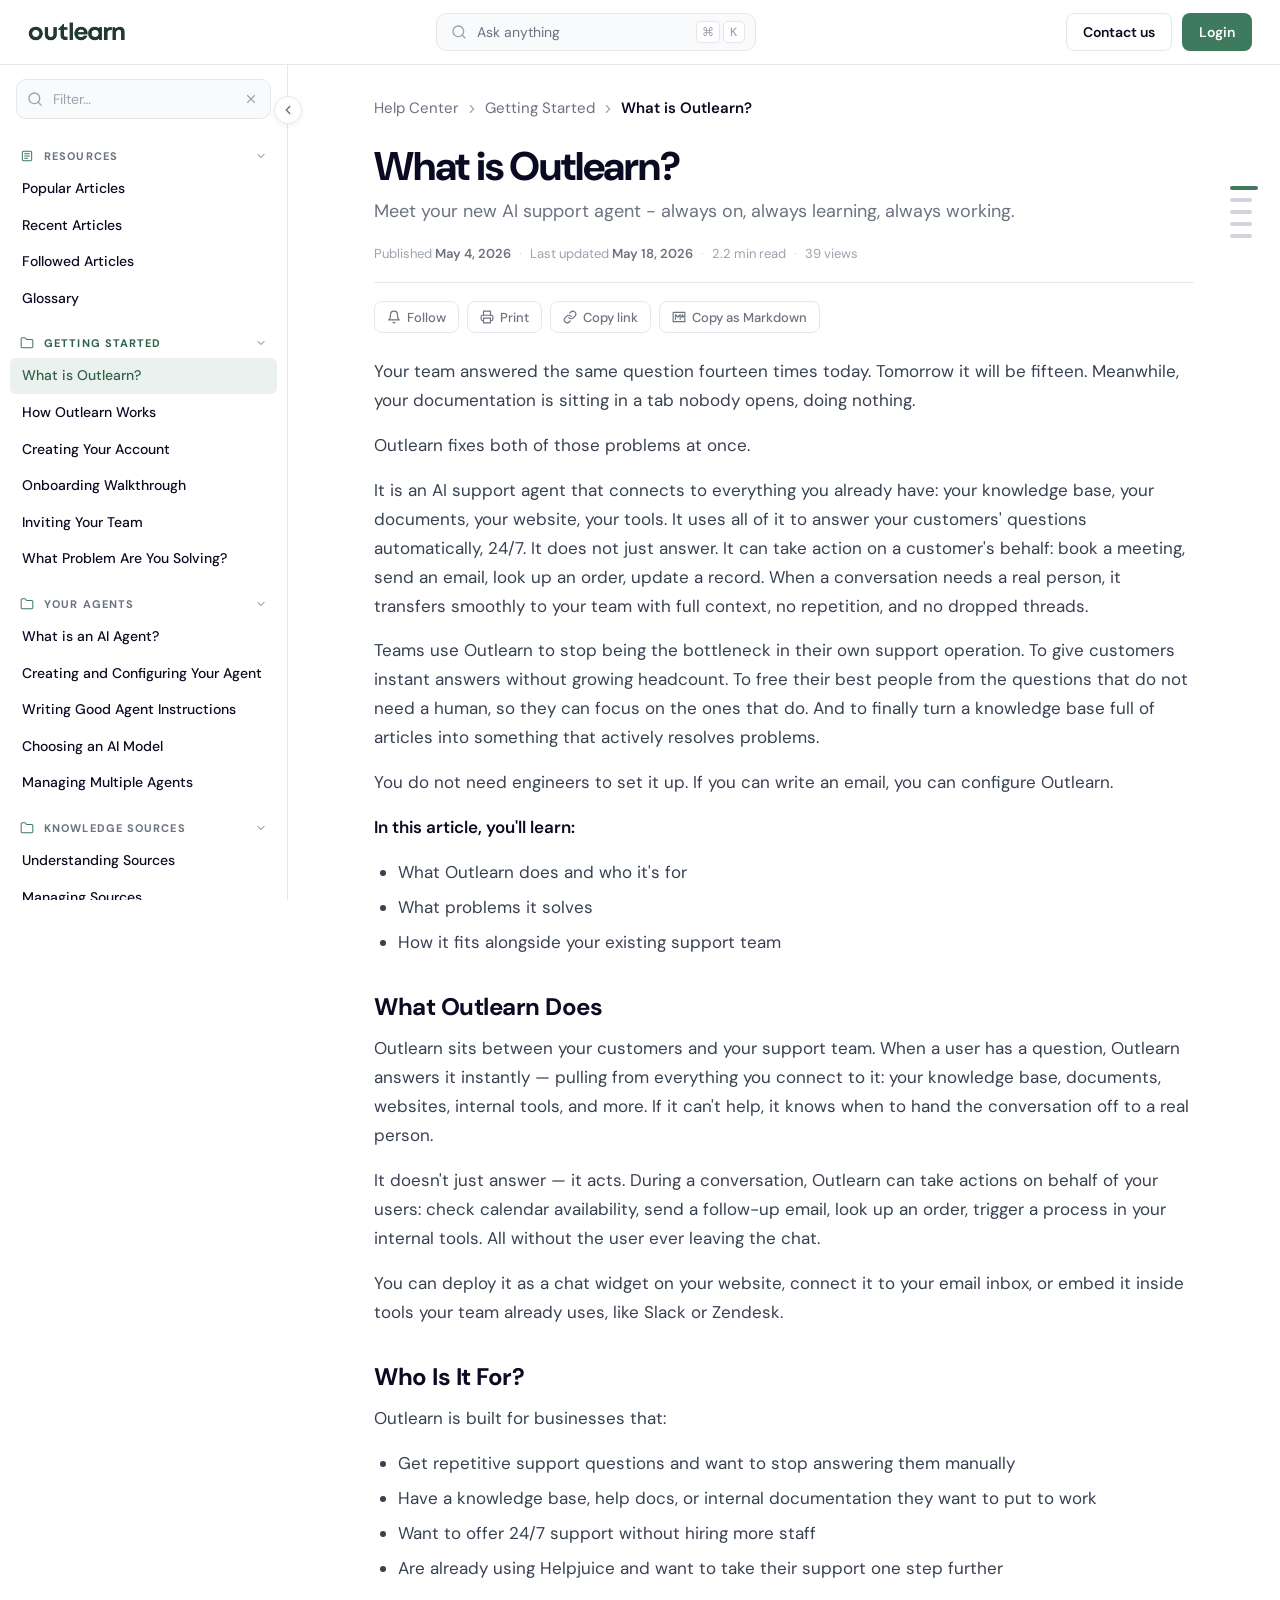
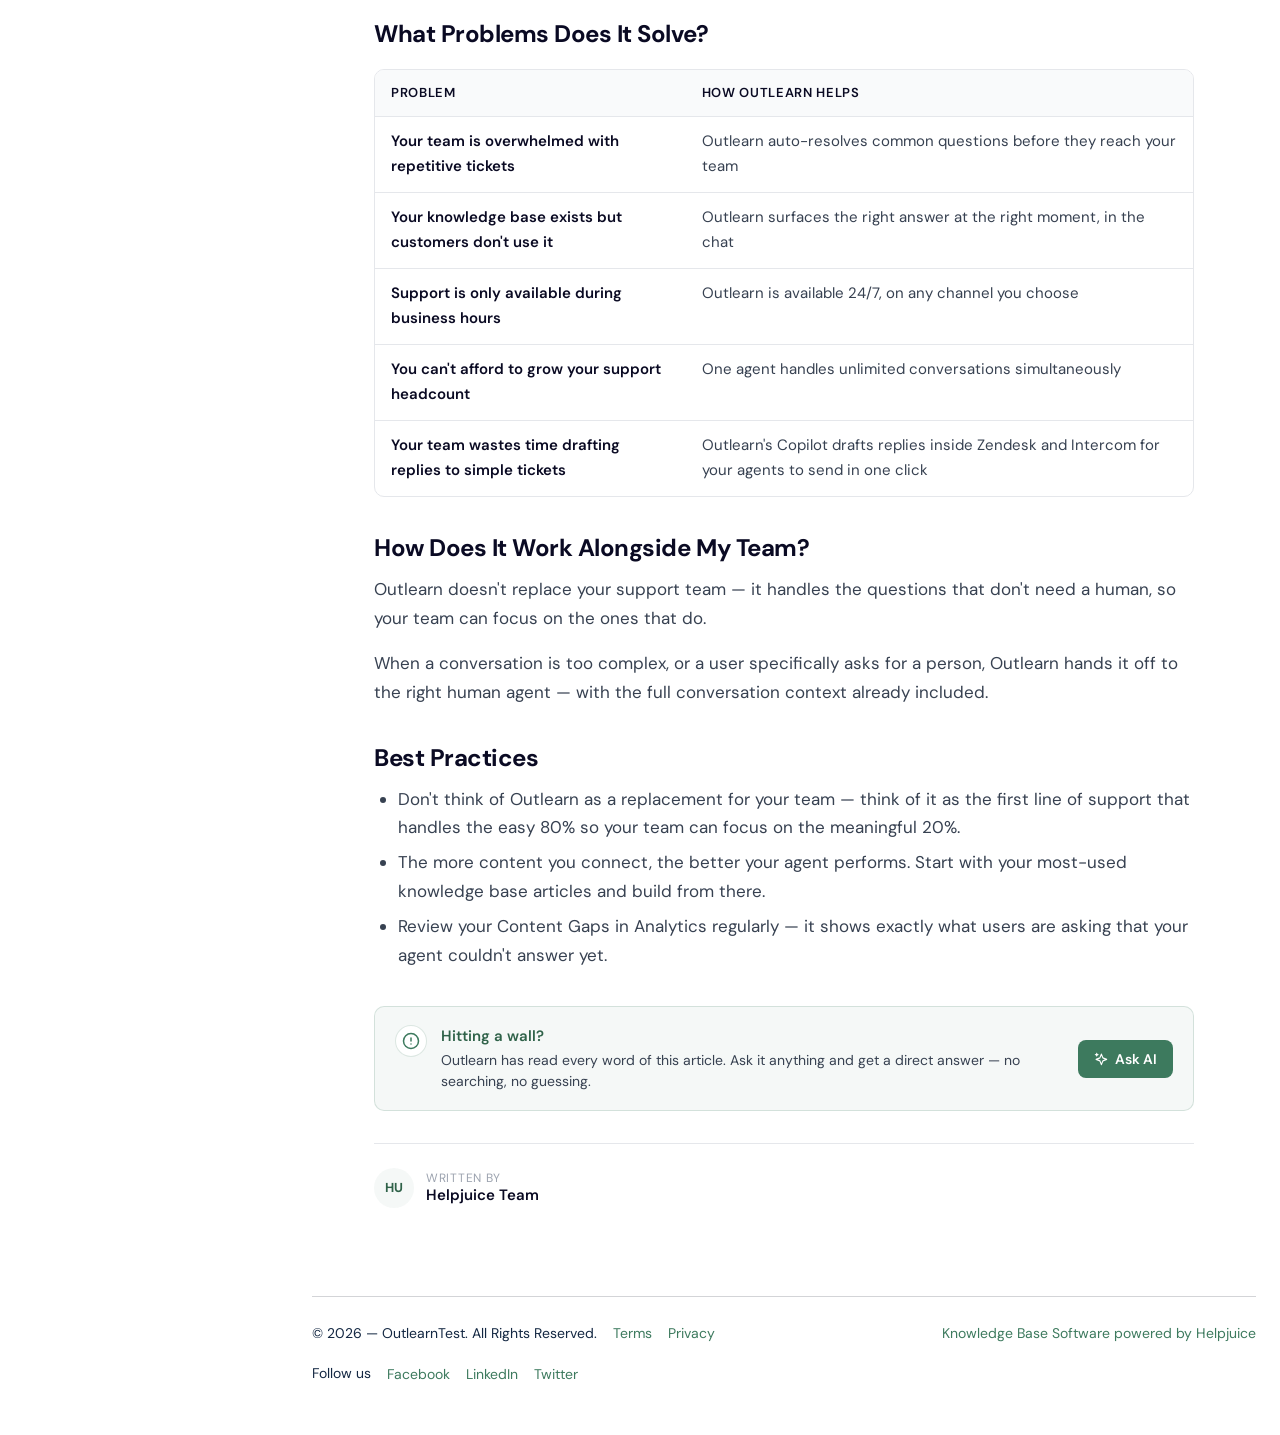
<file: v1/article.html>
<!doctype html>
<html lang="en">

<head>
  <meta charset="utf-8">
  <meta name="viewport" content="width=device-width, initial-scale=1">
  <title>What is Outlearn? — OutlearnTest Knowledge Base (v1)</title>
  <meta name="description" content="Meet your new AI support agent — always on, always learning, always working.">

  <link rel="preconnect" href="https://fonts.googleapis.com">
  <link rel="preconnect" href="https://fonts.gstatic.com" crossorigin>
  <link rel="stylesheet" href="https://fonts.googleapis.com/css2?family=DM+Sans:wght@400;500;600;700&display=swap">

  <link rel="stylesheet" href="../styles.css">
</head>

<body>

  <div data-include="../shared/header.html"></div>

  <div class="kb-layout">

    <div data-include="../shared/sidebar.html" data-active="getting-started" data-active-link="what-is-outlearn"></div>

    <div class="kb-content">

      <main class="kb-main kb-article">
        <div class="kb-article__container">

          <nav class="kb-breadcrumb" aria-label="Breadcrumb">
            <a href="index.html">Help Center</a>
            <svg viewBox="0 0 24 24" fill="none" stroke="currentColor" stroke-width="2" stroke-linecap="round"
              stroke-linejoin="round" aria-hidden="true">
              <path d="m9 18 6-6-6-6" />
            </svg>
            <a href="category.html">Getting Started</a>
            <svg viewBox="0 0 24 24" fill="none" stroke="currentColor" stroke-width="2" stroke-linecap="round"
              stroke-linejoin="round" aria-hidden="true">
              <path d="m9 18 6-6-6-6" />
            </svg>
            <span aria-current="page">What is Outlearn?</span>
          </nav>

          <header class="kb-article__head">
            <h1 class="kb-article__title">What is Outlearn?</h1>
            <p class="kb-article__lede">Meet your new AI support agent - always on, always learning, always working.</p>

            <div class="kb-article__byline">
              <span>Published <strong>May 4, 2026</strong></span>
              <span class="kb-article__sep" aria-hidden="true">·</span>
              <span>Last updated <strong>May 18, 2026</strong></span>
              <span class="kb-article__sep" aria-hidden="true">·</span>
              <span>2.2 min read</span>
              <span class="kb-article__sep" aria-hidden="true">·</span>
              <span>39 views</span>
            </div>

            <div class="kb-article__actions" role="group" aria-label="Article actions">
              <button type="button" class="kb-article__action" aria-label="Follow article">
                <svg viewBox="0 0 24 24" fill="none" stroke="currentColor" stroke-width="2" stroke-linecap="round"
                  stroke-linejoin="round" aria-hidden="true">
                  <path d="M18 8A6 6 0 0 0 6 8c0 7-3 9-3 9h18s-3-2-3-9" />
                  <path d="M13.73 21a2 2 0 0 1-3.46 0" />
                </svg>
                <span>Follow</span>
              </button>
              <button type="button" class="kb-article__action" aria-label="Print">
                <svg viewBox="0 0 24 24" fill="none" stroke="currentColor" stroke-width="2" stroke-linecap="round"
                  stroke-linejoin="round" aria-hidden="true">
                  <polyline points="6 9 6 2 18 2 18 9" />
                  <path d="M6 18H4a2 2 0 0 1-2-2v-5a2 2 0 0 1 2-2h16a2 2 0 0 1 2 2v5a2 2 0 0 1-2 2h-2" />
                  <rect width="12" height="8" x="6" y="14" />
                </svg>
                <span>Print</span>
              </button>
              <button type="button" class="kb-article__action" aria-label="Copy link">
                <svg viewBox="0 0 24 24" fill="none" stroke="currentColor" stroke-width="2" stroke-linecap="round"
                  stroke-linejoin="round" aria-hidden="true">
                  <path d="M10 13a5 5 0 0 0 7.54.54l3-3a5 5 0 0 0-7.07-7.07l-1.72 1.71" />
                  <path d="M14 11a5 5 0 0 0-7.54-.54l-3 3a5 5 0 0 0 7.07 7.07l1.71-1.71" />
                </svg>
                <span>Copy link</span>
              </button>
              <button type="button" class="kb-article__action" aria-label="Copy as Markdown">
                <svg viewBox="0 0 24 24" fill="none" stroke="currentColor" stroke-width="2" stroke-linecap="round"
                  stroke-linejoin="round" aria-hidden="true">
                  <path d="M2 4h20v16H2z" />
                  <path d="M6 16V8l4 4 4-4v8" />
                  <path d="M18 12h-2l2-4 2 4h-2z" />
                </svg>
                <span>Copy as Markdown</span>
              </button>
            </div>
          </header>

          <aside class="kb-toc-dock" id="tocDock" aria-label="On this page">
            <nav class="kb-toc-dock__card">
              <div class="kb-toc-dock__head">
                <svg viewBox="0 0 24 24" fill="none" stroke="currentColor" stroke-width="2.25" stroke-linecap="round"
                  stroke-linejoin="round" aria-hidden="true">
                  <line x1="3" x2="15" y1="5" y2="5" />
                  <line x1="3" x2="21" y1="10" y2="10" />
                  <line x1="3" x2="15" y1="15" y2="15" />
                </svg>
                <span>Table of Contents</span>
              </div>
              <ul class="kb-toc-dock__list" role="list">
                <li><a class="kb-toc-dock__link" href="#what-outlearn-does" data-toc-target="what-outlearn-does">What Outlearn Does</a></li>
                <li><a class="kb-toc-dock__link" href="#who-is-it-for" data-toc-target="who-is-it-for">Who Is It For?</a></li>
                <li><a class="kb-toc-dock__link" href="#what-problems-does-it-solve" data-toc-target="what-problems-does-it-solve">What Problems Does It Solve?</a></li>
                <li><a class="kb-toc-dock__link" href="#how-does-it-work-alongside-my-team" data-toc-target="how-does-it-work-alongside-my-team">How Does It Work Alongside My Team?</a></li>
                <li><a class="kb-toc-dock__link" href="#best-practices" data-toc-target="best-practices">Best Practices</a></li>
              </ul>
            </nav>
            <div class="kb-toc-dock__rail" aria-hidden="true">
              <a class="kb-toc-dock__tick" href="#what-outlearn-does" data-toc-target="what-outlearn-does" tabindex="-1"></a>
              <a class="kb-toc-dock__tick" href="#who-is-it-for" data-toc-target="who-is-it-for" tabindex="-1"></a>
              <a class="kb-toc-dock__tick" href="#what-problems-does-it-solve" data-toc-target="what-problems-does-it-solve" tabindex="-1"></a>
              <a class="kb-toc-dock__tick" href="#how-does-it-work-alongside-my-team" data-toc-target="how-does-it-work-alongside-my-team" tabindex="-1"></a>
              <a class="kb-toc-dock__tick" href="#best-practices" data-toc-target="best-practices" tabindex="-1"></a>
            </div>
          </aside>

          <details class="kb-article__toc" open>
            <summary>
              <svg viewBox="0 0 24 24" fill="none" stroke="currentColor" stroke-width="2.25" stroke-linecap="round"
                stroke-linejoin="round" aria-hidden="true">
                <line x1="3" x2="15" y1="5" y2="5" />
                <line x1="3" x2="21" y1="10" y2="10" />
                <line x1="3" x2="15" y1="15" y2="15" />
              </svg>
              <span>Table of Contents</span>
            </summary>
            <ul>
              <li><a href="#what-outlearn-does">What Outlearn Does</a></li>
              <li><a href="#who-is-it-for">Who Is It For?</a></li>
              <li><a href="#what-problems-does-it-solve">What Problems Does It Solve?</a></li>
              <li><a href="#how-does-it-work-alongside-my-team">How Does It Work Alongside My Team?</a></li>
              <li><a href="#best-practices">Best Practices</a></li>
            </ul>
          </details>

          <article class="kb-article__body">
            <p>Your team answered the same question fourteen times today. Tomorrow it will be fifteen. Meanwhile, your documentation is sitting in a tab nobody opens, doing nothing.</p>

            <p>Outlearn fixes both of those problems at once.</p>

            <p>It is an AI support agent that connects to everything you already have: your knowledge base, your documents, your website, your tools. It uses all of it to answer your customers' questions automatically, 24/7. It does not just answer. It can take action on a customer's behalf: book a meeting, send an email, look up an order, update a record. When a conversation needs a real person, it transfers smoothly to your team with full context, no repetition, and no dropped threads.</p>

            <p>Teams use Outlearn to stop being the bottleneck in their own support operation. To give customers instant answers without growing headcount. To free their best people from the questions that do not need a human, so they can focus on the ones that do. And to finally turn a knowledge base full of articles into something that actively resolves problems.</p>

            <p>You do not need engineers to set it up. If you can write an email, you can configure Outlearn.</p>

            <p><strong>In this article, you'll learn:</strong></p>
            <ul>
              <li>What Outlearn does and who it's for</li>
              <li>What problems it solves</li>
              <li>How it fits alongside your existing support team</li>
            </ul>

            <h2 id="what-outlearn-does">What Outlearn Does</h2>
            <p>Outlearn sits between your customers and your support team. When a user has a question, Outlearn answers it instantly — pulling from everything you connect to it: your knowledge base, documents, websites, internal tools, and more. If it can't help, it knows when to hand the conversation off to a real person.</p>
            <p>It doesn't just answer — it acts. During a conversation, Outlearn can take actions on behalf of your users: check calendar availability, send a follow-up email, look up an order, trigger a process in your internal tools. All without the user ever leaving the chat.</p>
            <p>You can deploy it as a chat widget on your website, connect it to your email inbox, or embed it inside tools your team already uses, like Slack or Zendesk.</p>

            <h2 id="who-is-it-for">Who Is It For?</h2>
            <p>Outlearn is built for businesses that:</p>
            <ul>
              <li>Get repetitive support questions and want to stop answering them manually</li>
              <li>Have a knowledge base, help docs, or internal documentation they want to put to work</li>
              <li>Want to offer 24/7 support without hiring more staff</li>
              <li>Are already using Helpjuice and want to take their support one step further</li>
            </ul>

            <h2 id="what-problems-does-it-solve">What Problems Does It Solve?</h2>
            <figure class="kb-article__table">
              <table>
                <thead>
                  <tr>
                    <th>Problem</th>
                    <th>How Outlearn Helps</th>
                  </tr>
                </thead>
                <tbody>
                  <tr>
                    <td>Your team is overwhelmed with repetitive tickets</td>
                    <td>Outlearn auto-resolves common questions before they reach your team</td>
                  </tr>
                  <tr>
                    <td>Your knowledge base exists but customers don't use it</td>
                    <td>Outlearn surfaces the right answer at the right moment, in the chat</td>
                  </tr>
                  <tr>
                    <td>Support is only available during business hours</td>
                    <td>Outlearn is available 24/7, on any channel you choose</td>
                  </tr>
                  <tr>
                    <td>You can't afford to grow your support headcount</td>
                    <td>One agent handles unlimited conversations simultaneously</td>
                  </tr>
                  <tr>
                    <td>Your team wastes time drafting replies to simple tickets</td>
                    <td>Outlearn's Copilot drafts replies inside Zendesk and Intercom for your agents to send in one click</td>
                  </tr>
                </tbody>
              </table>
            </figure>

            <h2 id="how-does-it-work-alongside-my-team">How Does It Work Alongside My Team?</h2>
            <p>Outlearn doesn't replace your support team — it handles the questions that don't need a human, so your team can focus on the ones that do.</p>
            <p>When a conversation is too complex, or a user specifically asks for a person, Outlearn hands it off to the right human agent — with the full conversation context already included.</p>

            <h2 id="best-practices">Best Practices</h2>
            <ul>
              <li>Don't think of Outlearn as a replacement for your team — think of it as the first line of support that handles the easy 80% so your team can focus on the meaningful 20%.</li>
              <li>The more content you connect, the better your agent performs. Start with your most-used knowledge base articles and build from there.</li>
              <li>Review your Content Gaps in Analytics regularly — it shows exactly what users are asking that your agent couldn't answer yet.</li>
            </ul>
          </article>

          <aside class="kb-article__ask-ai">
            <div class="kb-article__ask-ai-icon" aria-hidden="true">
              <svg viewBox="0 0 24 24" fill="none" stroke="currentColor" stroke-width="2" stroke-linecap="round"
                stroke-linejoin="round">
                <circle cx="12" cy="12" r="10" />
                <line x1="12" y1="8" x2="12" y2="12" />
                <line x1="12" y1="16" x2="12.01" y2="16" />
              </svg>
            </div>
            <div class="kb-article__ask-ai-body">
              <strong>Hitting a wall?</strong>
              <p>Outlearn has read every word of this article. Ask it anything and get a direct answer — no searching, no guessing.</p>
            </div>
            <button type="button" class="kb-article__ask-ai-btn" data-ask-ai="Tell me about Outlearn">
              <svg viewBox="0 0 18 18" width="14" height="14" aria-hidden="true">
                <g fill="currentColor">
                  <path
                    d="M5.658,2.99l-1.263-.421-.421-1.263c-.137-.408-.812-.408-.949,0l-.421,1.263-1.263,.421c-.204,.068-.342,.259-.342,.474s.138,.406,.342,.474l1.263,.421,.421,1.263c.068,.204,.26,.342,.475,.342s.406-.138,.475-.342l.421-1.263,1.263-.421c.204-.068,.342-.259.342-.474s-.138-.406-.342-.474Z" />
                  <polygon
                    points="9.5 2.75 11.412 7.587 16.25 9.5 11.412 11.413 9.5 16.25 7.587 11.413 2.75 9.5 7.587 7.587 9.5 2.75"
                    fill="none" stroke="currentColor" stroke-linecap="round" stroke-linejoin="round"
                    stroke-width="1.5" />
                </g>
              </svg>
              Ask AI
            </button>
          </aside>

          <footer class="kb-article__author">
            <div class="kb-article__author-avatar" aria-hidden="true">HU</div>
            <div class="kb-article__author-meta">
              <span class="kb-article__author-label">Written by</span>
              <span class="kb-article__author-name">Helpjuice Team</span>
            </div>
          </footer>

        </div>
      </main>

      <div data-include="../shared/footer.html"></div>

    </div><!-- /.kb-content -->
  </div><!-- /.kb-layout -->

  <script src="../shared/include.js"></script>
  <script src="../shared/plumbing.js"></script>
  <script src="../mock-data.js"></script>
  <script src="agent.js"></script>
  <script>
    includeChrome().then(() => {
      initPlumbing();
      initAgent();
    });
  </script>
</body>

</html>
</file>
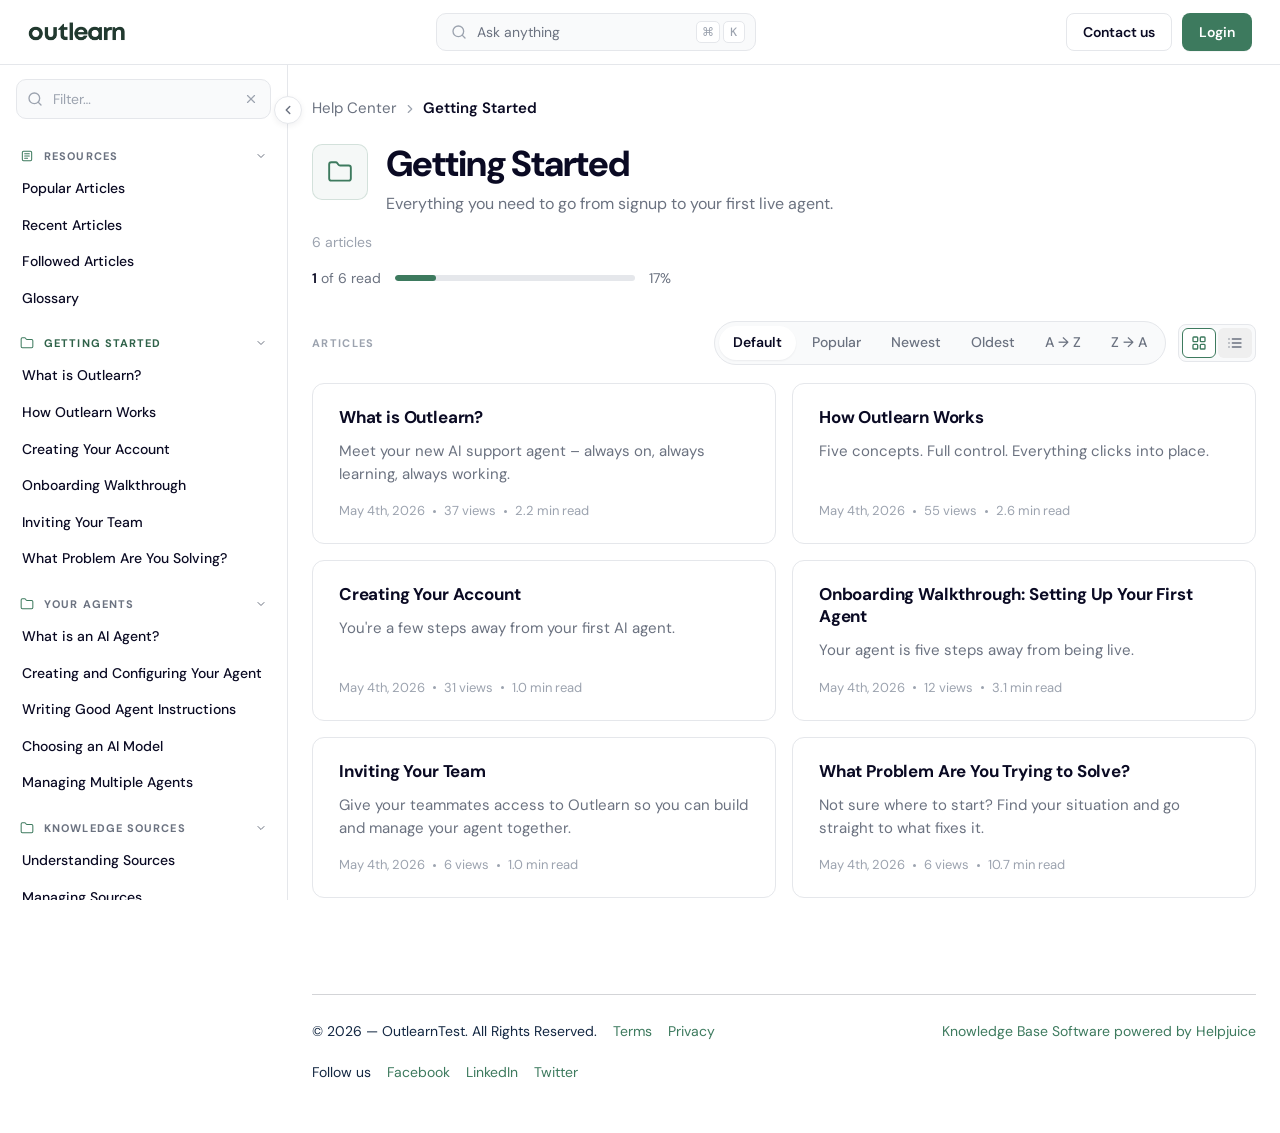
<file: v1/category.html>
<!doctype html>
<html lang="en">

<head>
  <meta charset="utf-8">
  <meta name="viewport" content="width=device-width, initial-scale=1">
  <title>Getting Started — OutlearnTest Knowledge Base (v1)</title>
  <meta name="description" content="Everything you need to go from signup to your first live agent in Outlearn.">

  <link rel="preconnect" href="https://fonts.googleapis.com">
  <link rel="preconnect" href="https://fonts.gstatic.com" crossorigin>
  <link rel="stylesheet" href="https://fonts.googleapis.com/css2?family=DM+Sans:wght@400;500;600;700&display=swap">

  <link rel="stylesheet" href="../styles.css">
</head>

<body>

  <div data-include="../shared/header.html"></div>

  <div class="kb-layout">

    <div data-include="../shared/sidebar.html" data-active="getting-started"></div>

    <div class="kb-content">

      <main class="kb-main kb-category">
        <div class="kb-category__container">

          <nav class="kb-breadcrumb" aria-label="Breadcrumb">
            <a href="index.html">Help Center</a>
            <svg viewBox="0 0 24 24" fill="none" stroke="currentColor" stroke-width="2" stroke-linecap="round"
              stroke-linejoin="round" aria-hidden="true">
              <path d="m9 18 6-6-6-6" />
            </svg>
            <span aria-current="page">Getting Started</span>
          </nav>

          <header class="kb-category__head">
            <div class="kb-category__icon" aria-hidden="true">
              <svg viewBox="0 0 24 24" fill="none" stroke="currentColor" stroke-width="1.75" stroke-linecap="round"
                stroke-linejoin="round">
                <path
                  d="M20 20a2 2 0 0 0 2-2V8a2 2 0 0 0-2-2h-7.9a2 2 0 0 1-1.69-.9L9.6 3.9A2 2 0 0 0 7.93 3H4a2 2 0 0 0-2 2v13a2 2 0 0 0 2 2Z" />
              </svg>
            </div>
            <div class="kb-category__heading">
              <h1>Getting Started</h1>
              <p>Everything you need to go from signup to your first live agent.</p>
            </div>
          </header>

          <div class="kb-category__stats">
            <div class="kb-category__count">6 articles</div>
            <div class="kb-category__progress" aria-label="Reading progress: 1 of 6 articles read">
              <span class="kb-category__progress-text"><strong>1</strong> of 6 read</span>
              <div class="kb-progress-bar">
                <div class="kb-progress-bar__fill" style="width: 17%"></div>
              </div>
              <span class="kb-category__progress-pct">17%</span>
            </div>
          </div>

          <div class="kb-articles-toolbar">
            <h2 class="kb-articles-toolbar__label">Articles</h2>

            <div class="kb-articles-toolbar__right">
              <div class="kb-sort" role="tablist" aria-label="Sort articles">
                <a class="kb-sort__tab is-active" href="#" role="tab" aria-selected="true">Default</a>
                <a class="kb-sort__tab" href="#" role="tab" aria-selected="false">Popular</a>
                <a class="kb-sort__tab" href="#" role="tab" aria-selected="false">Newest</a>
                <a class="kb-sort__tab" href="#" role="tab" aria-selected="false">Oldest</a>
                <a class="kb-sort__tab" href="#" role="tab" aria-selected="false">A &rarr; Z</a>
                <a class="kb-sort__tab" href="#" role="tab" aria-selected="false">Z &rarr; A</a>
              </div>

              <div class="kb-view-toggle" role="group" aria-label="View">
                <button class="kb-view-toggle__btn is-active" type="button" data-view="grid" aria-label="Grid view"
                  aria-pressed="true">
                  <svg viewBox="0 0 24 24" fill="none" stroke="currentColor" stroke-width="2" stroke-linecap="round"
                    stroke-linejoin="round" aria-hidden="true">
                    <rect x="3" y="3" width="7" height="7" rx="1.25" />
                    <rect x="14" y="3" width="7" height="7" rx="1.25" />
                    <rect x="3" y="14" width="7" height="7" rx="1.25" />
                    <rect x="14" y="14" width="7" height="7" rx="1.25" />
                  </svg>
                </button>
                <button class="kb-view-toggle__btn" type="button" data-view="list" aria-label="List view"
                  aria-pressed="false">
                  <svg viewBox="0 0 24 24" fill="none" stroke="currentColor" stroke-width="2" stroke-linecap="round"
                    stroke-linejoin="round" aria-hidden="true">
                    <line x1="8" x2="21" y1="6" y2="6" />
                    <line x1="8" x2="21" y1="12" y2="12" />
                    <line x1="8" x2="21" y1="18" y2="18" />
                    <line x1="3" x2="3.01" y1="6" y2="6" />
                    <line x1="3" x2="3.01" y1="12" y2="12" />
                    <line x1="3" x2="3.01" y1="18" y2="18" />
                  </svg>
                </button>
              </div>
            </div>
          </div>

          <div class="kb-articles-grid" id="articlesGrid" data-view="grid">

            <a class="kb-article-card" href="article.html">
              <h3 class="kb-article-card__title">What is Outlearn?</h3>
              <p class="kb-article-card__excerpt">Meet your new AI support agent – always on, always learning, always working.</p>
              <div class="kb-article-card__meta">
                <span>May 4th, 2026</span>
                <span class="kb-article-card__dot" aria-hidden="true"></span>
                <span>37 views</span>
                <span class="kb-article-card__dot" aria-hidden="true"></span>
                <span>2.2 min read</span>
              </div>
            </a>

            <a class="kb-article-card" href="article.html">
              <h3 class="kb-article-card__title">How Outlearn Works</h3>
              <p class="kb-article-card__excerpt">Five concepts. Full control. Everything clicks into place.</p>
              <div class="kb-article-card__meta">
                <span>May 4th, 2026</span>
                <span class="kb-article-card__dot" aria-hidden="true"></span>
                <span>55 views</span>
                <span class="kb-article-card__dot" aria-hidden="true"></span>
                <span>2.6 min read</span>
              </div>
            </a>

            <a class="kb-article-card" href="article.html">
              <h3 class="kb-article-card__title">Creating Your Account</h3>
              <p class="kb-article-card__excerpt">You're a few steps away from your first AI agent.</p>
              <div class="kb-article-card__meta">
                <span>May 4th, 2026</span>
                <span class="kb-article-card__dot" aria-hidden="true"></span>
                <span>31 views</span>
                <span class="kb-article-card__dot" aria-hidden="true"></span>
                <span>1.0 min read</span>
              </div>
            </a>

            <a class="kb-article-card" href="article.html">
              <h3 class="kb-article-card__title">Onboarding Walkthrough: Setting Up Your First Agent</h3>
              <p class="kb-article-card__excerpt">Your agent is five steps away from being live.</p>
              <div class="kb-article-card__meta">
                <span>May 4th, 2026</span>
                <span class="kb-article-card__dot" aria-hidden="true"></span>
                <span>12 views</span>
                <span class="kb-article-card__dot" aria-hidden="true"></span>
                <span>3.1 min read</span>
              </div>
            </a>

            <a class="kb-article-card" href="article.html">
              <h3 class="kb-article-card__title">Inviting Your Team</h3>
              <p class="kb-article-card__excerpt">Give your teammates access to Outlearn so you can build and manage your agent together.</p>
              <div class="kb-article-card__meta">
                <span>May 4th, 2026</span>
                <span class="kb-article-card__dot" aria-hidden="true"></span>
                <span>6 views</span>
                <span class="kb-article-card__dot" aria-hidden="true"></span>
                <span>1.0 min read</span>
              </div>
            </a>

            <a class="kb-article-card" href="article.html">
              <h3 class="kb-article-card__title">What Problem Are You Trying to Solve?</h3>
              <p class="kb-article-card__excerpt">Not sure where to start? Find your situation and go straight to what fixes it.</p>
              <div class="kb-article-card__meta">
                <span>May 4th, 2026</span>
                <span class="kb-article-card__dot" aria-hidden="true"></span>
                <span>6 views</span>
                <span class="kb-article-card__dot" aria-hidden="true"></span>
                <span>10.7 min read</span>
              </div>
            </a>

          </div>

        </div>
      </main>

      <div data-include="../shared/footer.html"></div>

    </div><!-- /.kb-content -->
  </div><!-- /.kb-layout -->

  <script src="../shared/include.js"></script>
  <script src="../shared/plumbing.js"></script>
  <script src="../mock-data.js"></script>
  <script src="agent.js"></script>
  <script>
    includeChrome().then(() => {
      initPlumbing();
      initAgent();
    });
  </script>
</body>

</html>
</file>
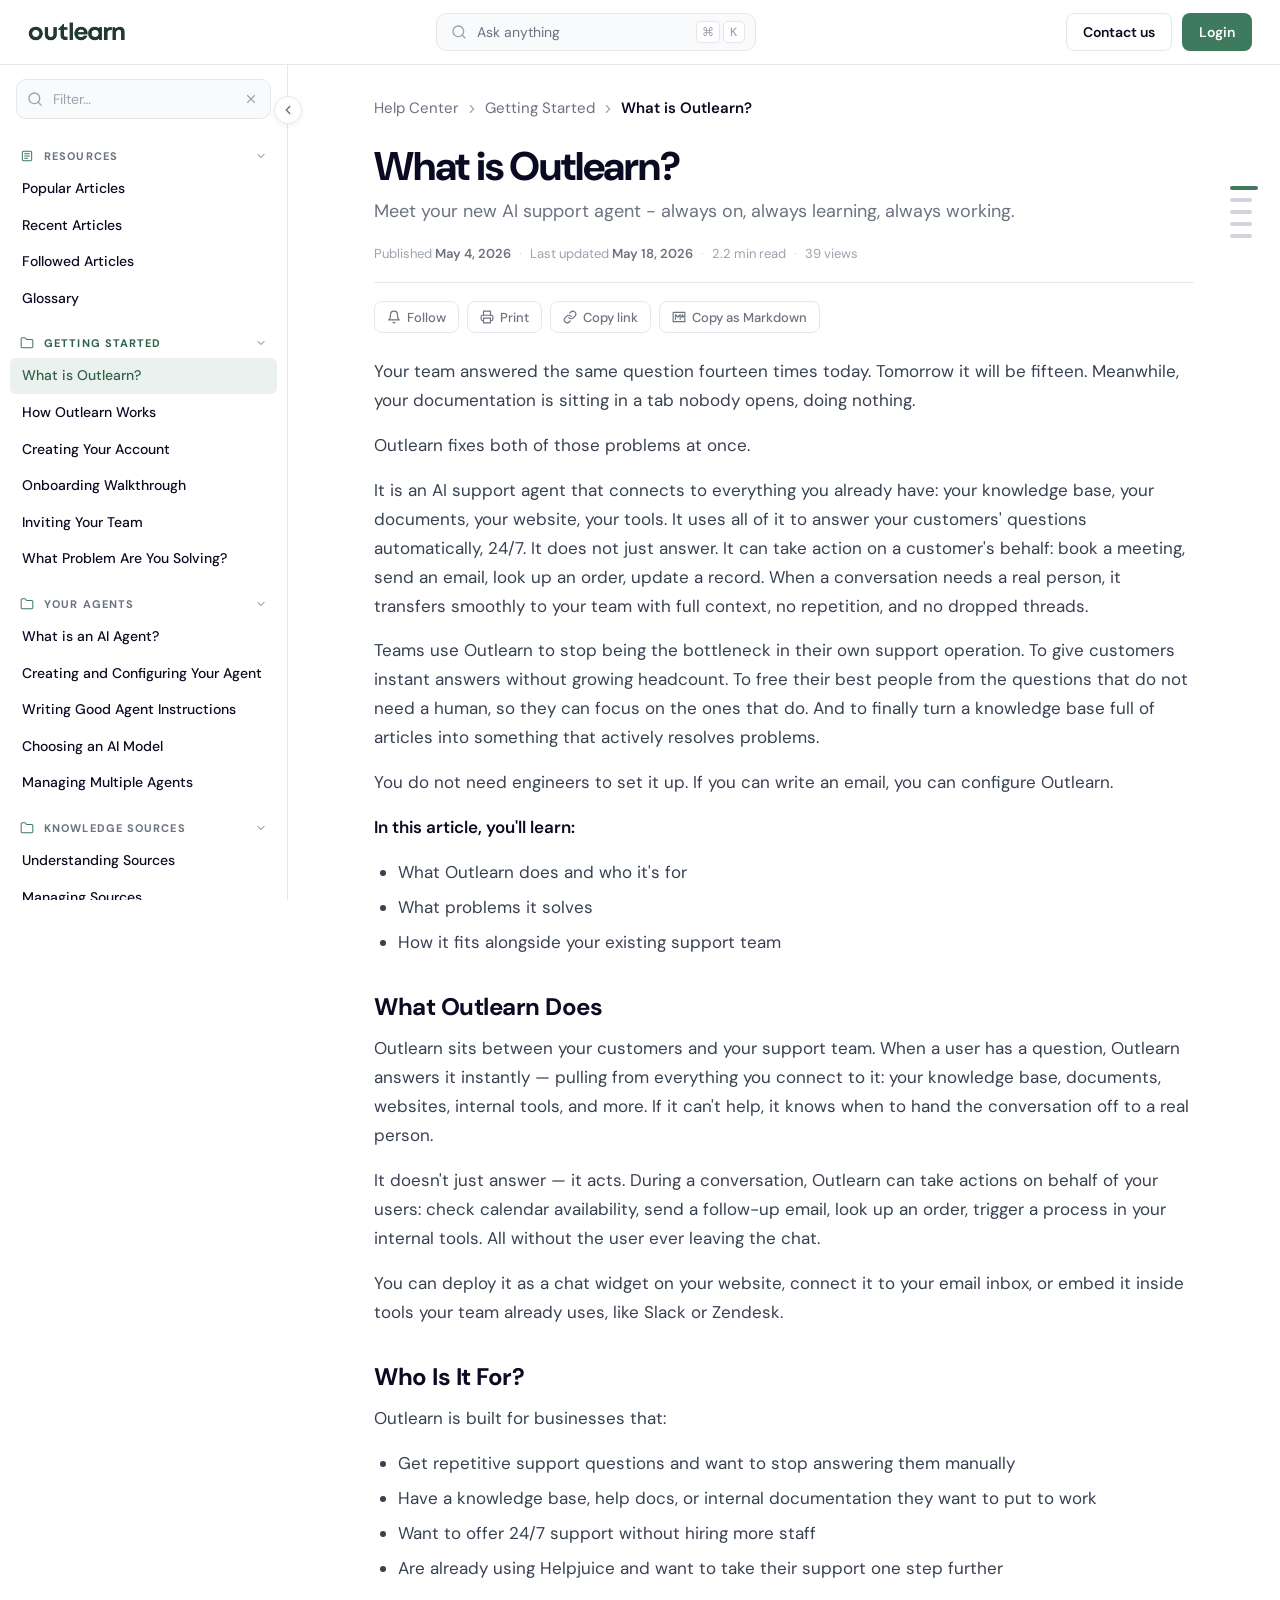
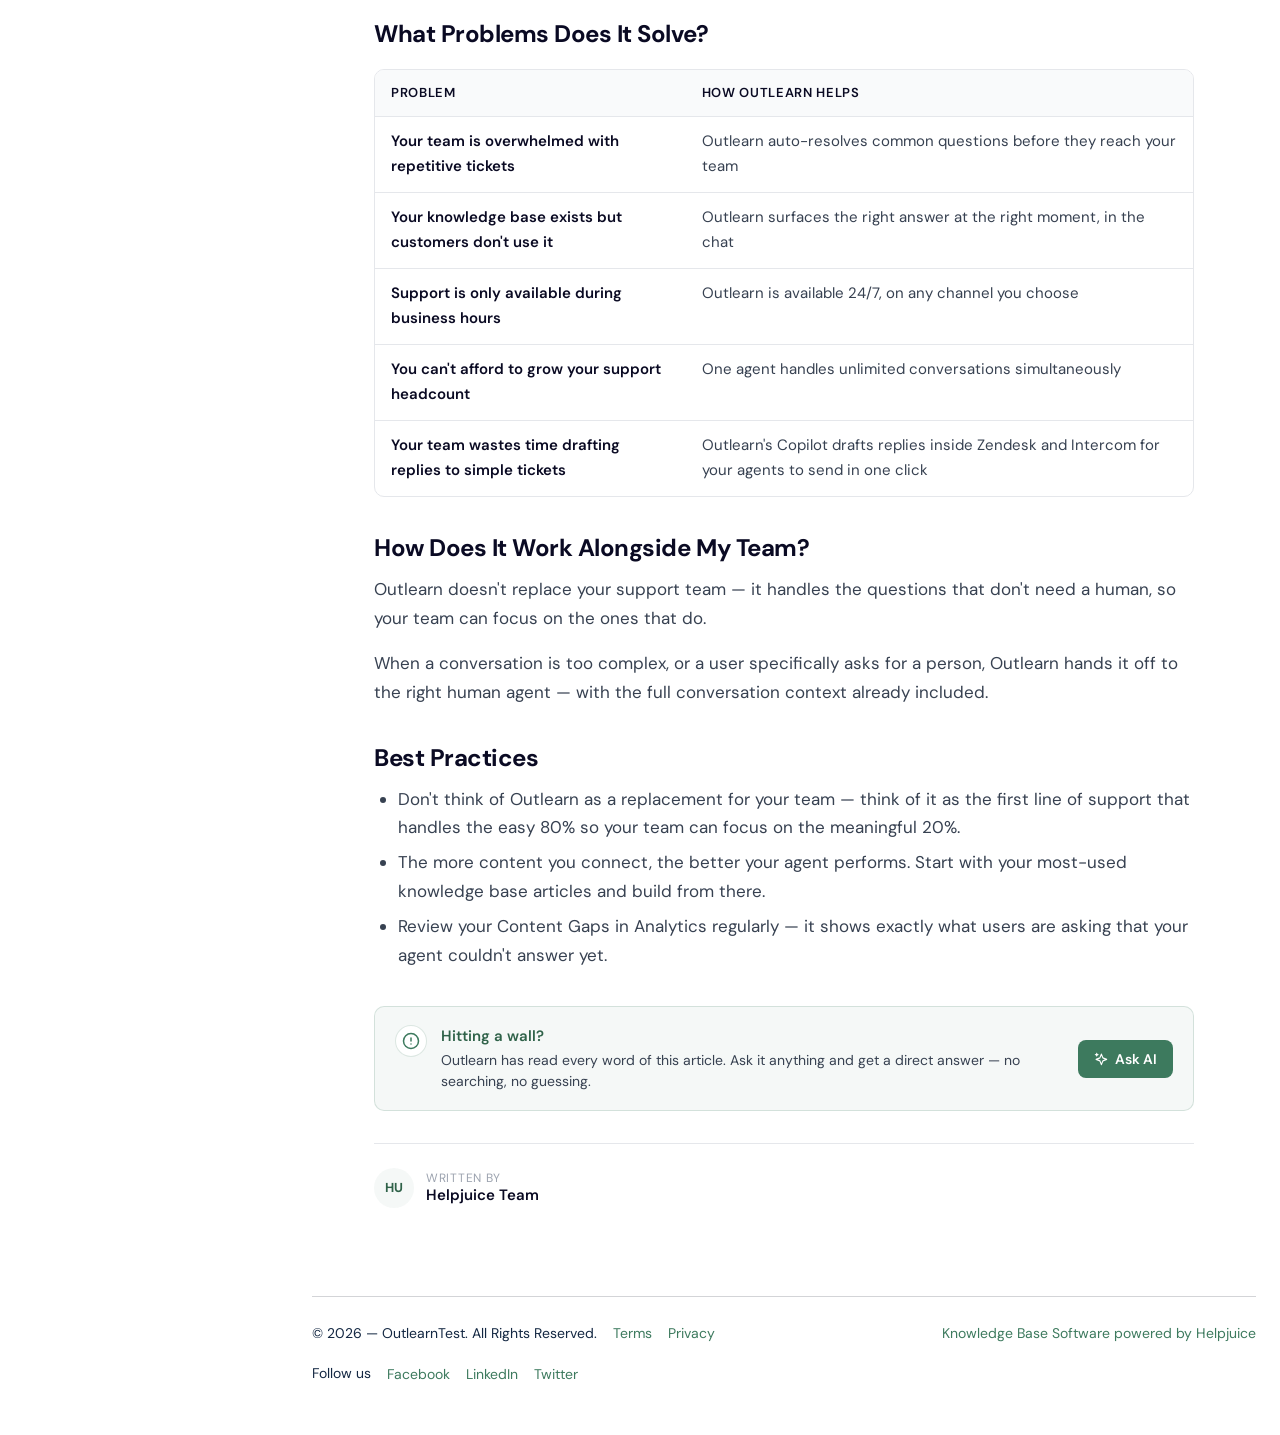
<file: v2/article.html>
<!doctype html>
<html lang="en">

<head>
  <meta charset="utf-8">
  <meta name="viewport" content="width=device-width, initial-scale=1">
  <title>What is Outlearn? — OutlearnTest Knowledge Base (v2)</title>
  <meta name="description" content="Meet your new AI support agent — always on, always learning, always working.">

  <link rel="preconnect" href="https://fonts.googleapis.com">
  <link rel="preconnect" href="https://fonts.gstatic.com" crossorigin>
  <link rel="stylesheet" href="https://fonts.googleapis.com/css2?family=DM+Sans:wght@400;500;600;700&display=swap">

  <link rel="stylesheet" href="../styles.css">
</head>

<body>

  <div data-include="../shared/header.html"></div>

  <div class="kb-layout">

    <div data-include="../shared/sidebar.html" data-active="getting-started" data-active-link="what-is-outlearn"></div>

    <div class="kb-content">

      <main class="kb-main kb-article">
        <div class="kb-article__container">

          <nav class="kb-breadcrumb" aria-label="Breadcrumb">
            <a href="index.html">Help Center</a>
            <svg viewBox="0 0 24 24" fill="none" stroke="currentColor" stroke-width="2" stroke-linecap="round"
              stroke-linejoin="round" aria-hidden="true">
              <path d="m9 18 6-6-6-6" />
            </svg>
            <a href="category.html">Getting Started</a>
            <svg viewBox="0 0 24 24" fill="none" stroke="currentColor" stroke-width="2" stroke-linecap="round"
              stroke-linejoin="round" aria-hidden="true">
              <path d="m9 18 6-6-6-6" />
            </svg>
            <span aria-current="page">What is Outlearn?</span>
          </nav>

          <header class="kb-article__head">
            <h1 class="kb-article__title">What is Outlearn?</h1>
            <p class="kb-article__lede">Meet your new AI support agent - always on, always learning, always working.</p>

            <div class="kb-article__byline">
              <span>Published <strong>May 4, 2026</strong></span>
              <span class="kb-article__sep" aria-hidden="true">·</span>
              <span>Last updated <strong>May 18, 2026</strong></span>
              <span class="kb-article__sep" aria-hidden="true">·</span>
              <span>2.2 min read</span>
              <span class="kb-article__sep" aria-hidden="true">·</span>
              <span>39 views</span>
            </div>

            <div class="kb-article__actions" role="group" aria-label="Article actions">
              <button type="button" class="kb-article__action" aria-label="Follow article">
                <svg viewBox="0 0 24 24" fill="none" stroke="currentColor" stroke-width="2" stroke-linecap="round"
                  stroke-linejoin="round" aria-hidden="true">
                  <path d="M18 8A6 6 0 0 0 6 8c0 7-3 9-3 9h18s-3-2-3-9" />
                  <path d="M13.73 21a2 2 0 0 1-3.46 0" />
                </svg>
                <span>Follow</span>
              </button>
              <button type="button" class="kb-article__action" aria-label="Print">
                <svg viewBox="0 0 24 24" fill="none" stroke="currentColor" stroke-width="2" stroke-linecap="round"
                  stroke-linejoin="round" aria-hidden="true">
                  <polyline points="6 9 6 2 18 2 18 9" />
                  <path d="M6 18H4a2 2 0 0 1-2-2v-5a2 2 0 0 1 2-2h16a2 2 0 0 1 2 2v5a2 2 0 0 1-2 2h-2" />
                  <rect width="12" height="8" x="6" y="14" />
                </svg>
                <span>Print</span>
              </button>
              <button type="button" class="kb-article__action" aria-label="Copy link">
                <svg viewBox="0 0 24 24" fill="none" stroke="currentColor" stroke-width="2" stroke-linecap="round"
                  stroke-linejoin="round" aria-hidden="true">
                  <path d="M10 13a5 5 0 0 0 7.54.54l3-3a5 5 0 0 0-7.07-7.07l-1.72 1.71" />
                  <path d="M14 11a5 5 0 0 0-7.54-.54l-3 3a5 5 0 0 0 7.07 7.07l1.71-1.71" />
                </svg>
                <span>Copy link</span>
              </button>
              <button type="button" class="kb-article__action" aria-label="Copy as Markdown">
                <svg viewBox="0 0 24 24" fill="none" stroke="currentColor" stroke-width="2" stroke-linecap="round"
                  stroke-linejoin="round" aria-hidden="true">
                  <path d="M2 4h20v16H2z" />
                  <path d="M6 16V8l4 4 4-4v8" />
                  <path d="M18 12h-2l2-4 2 4h-2z" />
                </svg>
                <span>Copy as Markdown</span>
              </button>
            </div>
          </header>

          <aside class="kb-toc-dock" id="tocDock" aria-label="On this page">
            <nav class="kb-toc-dock__card">
              <div class="kb-toc-dock__head">
                <svg viewBox="0 0 24 24" fill="none" stroke="currentColor" stroke-width="2.25" stroke-linecap="round"
                  stroke-linejoin="round" aria-hidden="true">
                  <line x1="3" x2="15" y1="5" y2="5" />
                  <line x1="3" x2="21" y1="10" y2="10" />
                  <line x1="3" x2="15" y1="15" y2="15" />
                </svg>
                <span>Table of Contents</span>
              </div>
              <ul class="kb-toc-dock__list" role="list">
                <li><a class="kb-toc-dock__link" href="#what-outlearn-does" data-toc-target="what-outlearn-does">What Outlearn Does</a></li>
                <li><a class="kb-toc-dock__link" href="#who-is-it-for" data-toc-target="who-is-it-for">Who Is It For?</a></li>
                <li><a class="kb-toc-dock__link" href="#what-problems-does-it-solve" data-toc-target="what-problems-does-it-solve">What Problems Does It Solve?</a></li>
                <li><a class="kb-toc-dock__link" href="#how-does-it-work-alongside-my-team" data-toc-target="how-does-it-work-alongside-my-team">How Does It Work Alongside My Team?</a></li>
                <li><a class="kb-toc-dock__link" href="#best-practices" data-toc-target="best-practices">Best Practices</a></li>
              </ul>
            </nav>
            <div class="kb-toc-dock__rail" aria-hidden="true">
              <a class="kb-toc-dock__tick" href="#what-outlearn-does" data-toc-target="what-outlearn-does" tabindex="-1"></a>
              <a class="kb-toc-dock__tick" href="#who-is-it-for" data-toc-target="who-is-it-for" tabindex="-1"></a>
              <a class="kb-toc-dock__tick" href="#what-problems-does-it-solve" data-toc-target="what-problems-does-it-solve" tabindex="-1"></a>
              <a class="kb-toc-dock__tick" href="#how-does-it-work-alongside-my-team" data-toc-target="how-does-it-work-alongside-my-team" tabindex="-1"></a>
              <a class="kb-toc-dock__tick" href="#best-practices" data-toc-target="best-practices" tabindex="-1"></a>
            </div>
          </aside>

          <details class="kb-article__toc" open>
            <summary>
              <svg viewBox="0 0 24 24" fill="none" stroke="currentColor" stroke-width="2.25" stroke-linecap="round"
                stroke-linejoin="round" aria-hidden="true">
                <line x1="3" x2="15" y1="5" y2="5" />
                <line x1="3" x2="21" y1="10" y2="10" />
                <line x1="3" x2="15" y1="15" y2="15" />
              </svg>
              <span>Table of Contents</span>
            </summary>
            <ul>
              <li><a href="#what-outlearn-does">What Outlearn Does</a></li>
              <li><a href="#who-is-it-for">Who Is It For?</a></li>
              <li><a href="#what-problems-does-it-solve">What Problems Does It Solve?</a></li>
              <li><a href="#how-does-it-work-alongside-my-team">How Does It Work Alongside My Team?</a></li>
              <li><a href="#best-practices">Best Practices</a></li>
            </ul>
          </details>

          <article class="kb-article__body">
            <p>Your team answered the same question fourteen times today. Tomorrow it will be fifteen. Meanwhile, your documentation is sitting in a tab nobody opens, doing nothing.</p>

            <p>Outlearn fixes both of those problems at once.</p>

            <p>It is an AI support agent that connects to everything you already have: your knowledge base, your documents, your website, your tools. It uses all of it to answer your customers' questions automatically, 24/7. It does not just answer. It can take action on a customer's behalf: book a meeting, send an email, look up an order, update a record. When a conversation needs a real person, it transfers smoothly to your team with full context, no repetition, and no dropped threads.</p>

            <p>Teams use Outlearn to stop being the bottleneck in their own support operation. To give customers instant answers without growing headcount. To free their best people from the questions that do not need a human, so they can focus on the ones that do. And to finally turn a knowledge base full of articles into something that actively resolves problems.</p>

            <p>You do not need engineers to set it up. If you can write an email, you can configure Outlearn.</p>

            <p><strong>In this article, you'll learn:</strong></p>
            <ul>
              <li>What Outlearn does and who it's for</li>
              <li>What problems it solves</li>
              <li>How it fits alongside your existing support team</li>
            </ul>

            <h2 id="what-outlearn-does">What Outlearn Does</h2>
            <p>Outlearn sits between your customers and your support team. When a user has a question, Outlearn answers it instantly — pulling from everything you connect to it: your knowledge base, documents, websites, internal tools, and more. If it can't help, it knows when to hand the conversation off to a real person.</p>
            <p>It doesn't just answer — it acts. During a conversation, Outlearn can take actions on behalf of your users: check calendar availability, send a follow-up email, look up an order, trigger a process in your internal tools. All without the user ever leaving the chat.</p>
            <p>You can deploy it as a chat widget on your website, connect it to your email inbox, or embed it inside tools your team already uses, like Slack or Zendesk.</p>

            <h2 id="who-is-it-for">Who Is It For?</h2>
            <p>Outlearn is built for businesses that:</p>
            <ul>
              <li>Get repetitive support questions and want to stop answering them manually</li>
              <li>Have a knowledge base, help docs, or internal documentation they want to put to work</li>
              <li>Want to offer 24/7 support without hiring more staff</li>
              <li>Are already using Helpjuice and want to take their support one step further</li>
            </ul>

            <h2 id="what-problems-does-it-solve">What Problems Does It Solve?</h2>
            <figure class="kb-article__table">
              <table>
                <thead>
                  <tr>
                    <th>Problem</th>
                    <th>How Outlearn Helps</th>
                  </tr>
                </thead>
                <tbody>
                  <tr>
                    <td>Your team is overwhelmed with repetitive tickets</td>
                    <td>Outlearn auto-resolves common questions before they reach your team</td>
                  </tr>
                  <tr>
                    <td>Your knowledge base exists but customers don't use it</td>
                    <td>Outlearn surfaces the right answer at the right moment, in the chat</td>
                  </tr>
                  <tr>
                    <td>Support is only available during business hours</td>
                    <td>Outlearn is available 24/7, on any channel you choose</td>
                  </tr>
                  <tr>
                    <td>You can't afford to grow your support headcount</td>
                    <td>One agent handles unlimited conversations simultaneously</td>
                  </tr>
                  <tr>
                    <td>Your team wastes time drafting replies to simple tickets</td>
                    <td>Outlearn's Copilot drafts replies inside Zendesk and Intercom for your agents to send in one click</td>
                  </tr>
                </tbody>
              </table>
            </figure>

            <h2 id="how-does-it-work-alongside-my-team">How Does It Work Alongside My Team?</h2>
            <p>Outlearn doesn't replace your support team — it handles the questions that don't need a human, so your team can focus on the ones that do.</p>
            <p>When a conversation is too complex, or a user specifically asks for a person, Outlearn hands it off to the right human agent — with the full conversation context already included.</p>

            <h2 id="best-practices">Best Practices</h2>
            <ul>
              <li>Don't think of Outlearn as a replacement for your team — think of it as the first line of support that handles the easy 80% so your team can focus on the meaningful 20%.</li>
              <li>The more content you connect, the better your agent performs. Start with your most-used knowledge base articles and build from there.</li>
              <li>Review your Content Gaps in Analytics regularly — it shows exactly what users are asking that your agent couldn't answer yet.</li>
            </ul>
          </article>

          <aside class="kb-article__ask-ai">
            <div class="kb-article__ask-ai-icon" aria-hidden="true">
              <svg viewBox="0 0 24 24" fill="none" stroke="currentColor" stroke-width="2" stroke-linecap="round"
                stroke-linejoin="round">
                <circle cx="12" cy="12" r="10" />
                <line x1="12" y1="8" x2="12" y2="12" />
                <line x1="12" y1="16" x2="12.01" y2="16" />
              </svg>
            </div>
            <div class="kb-article__ask-ai-body">
              <strong>Hitting a wall?</strong>
              <p>Outlearn has read every word of this article. Ask it anything and get a direct answer — no searching, no guessing.</p>
            </div>
            <button type="button" class="kb-article__ask-ai-btn" data-ask-ai="Tell me about Outlearn">
              <svg viewBox="0 0 18 18" width="14" height="14" aria-hidden="true">
                <g fill="currentColor">
                  <path
                    d="M5.658,2.99l-1.263-.421-.421-1.263c-.137-.408-.812-.408-.949,0l-.421,1.263-1.263,.421c-.204,.068-.342,.259-.342,.474s.138,.406,.342,.474l1.263,.421,.421,1.263c.068,.204,.26,.342,.475,.342s.406-.138,.475-.342l.421-1.263,1.263-.421c.204-.068,.342-.259.342-.474s-.138-.406-.342-.474Z" />
                  <polygon
                    points="9.5 2.75 11.412 7.587 16.25 9.5 11.412 11.413 9.5 16.25 7.587 11.413 2.75 9.5 7.587 7.587 9.5 2.75"
                    fill="none" stroke="currentColor" stroke-linecap="round" stroke-linejoin="round"
                    stroke-width="1.5" />
                </g>
              </svg>
              Ask AI
            </button>
          </aside>

          <footer class="kb-article__author">
            <div class="kb-article__author-avatar" aria-hidden="true">HU</div>
            <div class="kb-article__author-meta">
              <span class="kb-article__author-label">Written by</span>
              <span class="kb-article__author-name">Helpjuice Team</span>
            </div>
          </footer>

        </div>
      </main>

      <div data-include="../shared/footer.html"></div>

    </div><!-- /.kb-content -->
  </div><!-- /.kb-layout -->

  <script src="../shared/include.js"></script>
  <script src="../shared/plumbing.js"></script>
  <script src="../mock-data.js"></script>
  <script src="agent.js"></script>
  <script>
    includeChrome().then(() => {
      initPlumbing();
      initAgent();
    });
  </script>
</body>

</html>
</file>
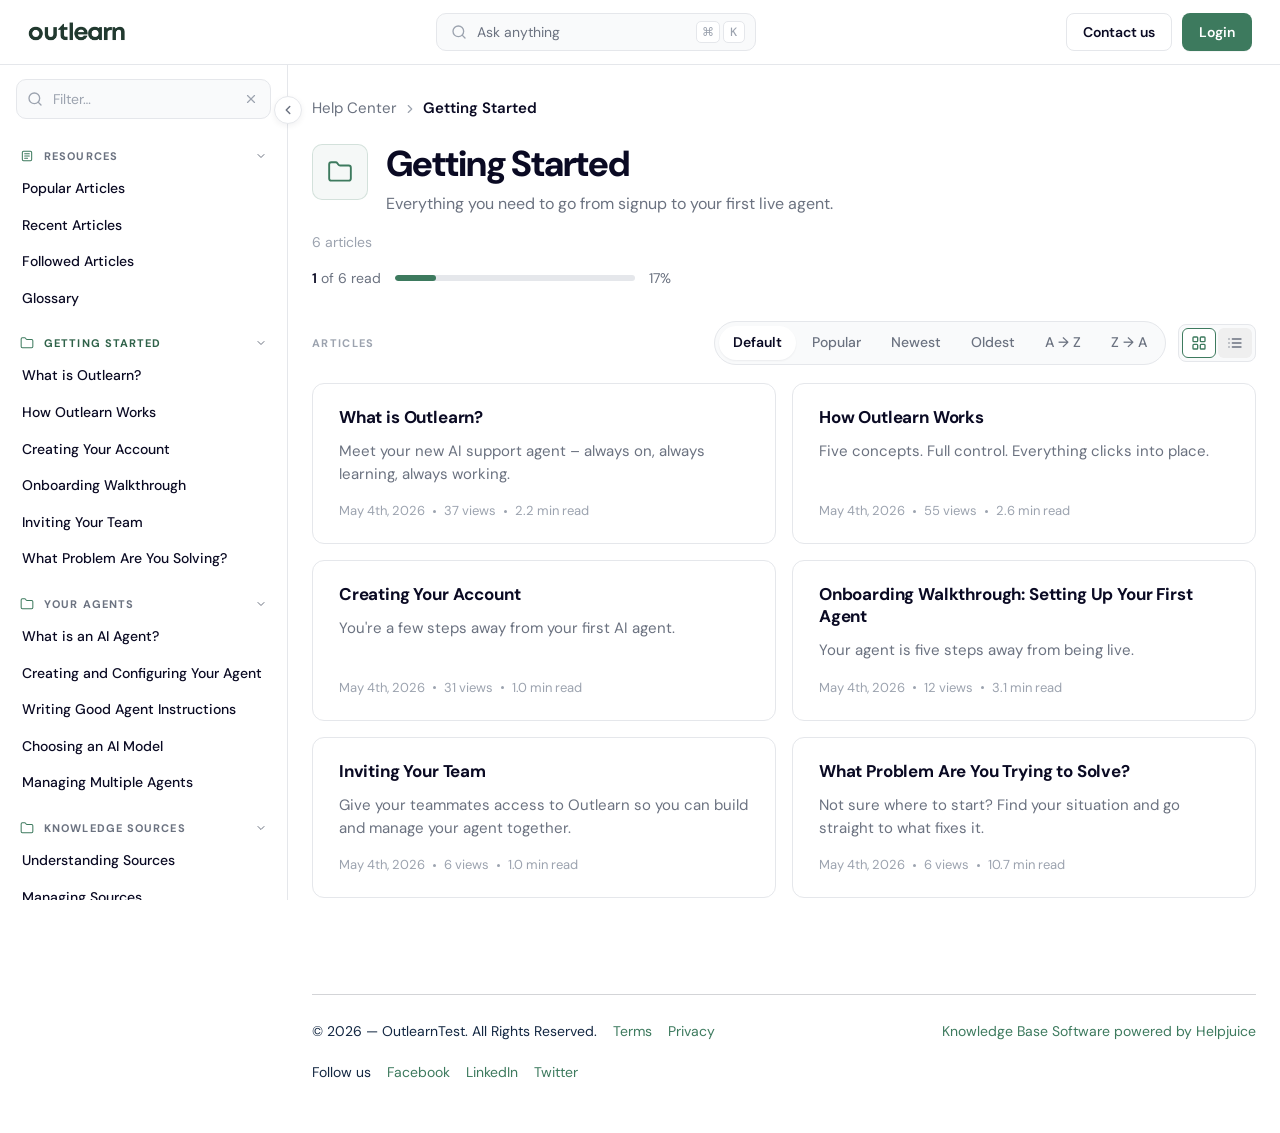
<file: v2/category.html>
<!doctype html>
<html lang="en">

<head>
  <meta charset="utf-8">
  <meta name="viewport" content="width=device-width, initial-scale=1">
  <title>Getting Started — OutlearnTest Knowledge Base (v2)</title>
  <meta name="description" content="Everything you need to go from signup to your first live agent in Outlearn.">

  <link rel="preconnect" href="https://fonts.googleapis.com">
  <link rel="preconnect" href="https://fonts.gstatic.com" crossorigin>
  <link rel="stylesheet" href="https://fonts.googleapis.com/css2?family=DM+Sans:wght@400;500;600;700&display=swap">

  <link rel="stylesheet" href="../styles.css">
</head>

<body>

  <div data-include="../shared/header.html"></div>

  <div class="kb-layout">

    <div data-include="../shared/sidebar.html" data-active="getting-started"></div>

    <div class="kb-content">

      <main class="kb-main kb-category">
        <div class="kb-category__container">

          <nav class="kb-breadcrumb" aria-label="Breadcrumb">
            <a href="index.html">Help Center</a>
            <svg viewBox="0 0 24 24" fill="none" stroke="currentColor" stroke-width="2" stroke-linecap="round"
              stroke-linejoin="round" aria-hidden="true">
              <path d="m9 18 6-6-6-6" />
            </svg>
            <span aria-current="page">Getting Started</span>
          </nav>

          <header class="kb-category__head">
            <div class="kb-category__icon" aria-hidden="true">
              <svg viewBox="0 0 24 24" fill="none" stroke="currentColor" stroke-width="1.75" stroke-linecap="round"
                stroke-linejoin="round">
                <path
                  d="M20 20a2 2 0 0 0 2-2V8a2 2 0 0 0-2-2h-7.9a2 2 0 0 1-1.69-.9L9.6 3.9A2 2 0 0 0 7.93 3H4a2 2 0 0 0-2 2v13a2 2 0 0 0 2 2Z" />
              </svg>
            </div>
            <div class="kb-category__heading">
              <h1>Getting Started</h1>
              <p>Everything you need to go from signup to your first live agent.</p>
            </div>
          </header>

          <div class="kb-category__stats">
            <div class="kb-category__count">6 articles</div>
            <div class="kb-category__progress" aria-label="Reading progress: 1 of 6 articles read">
              <span class="kb-category__progress-text"><strong>1</strong> of 6 read</span>
              <div class="kb-progress-bar">
                <div class="kb-progress-bar__fill" style="width: 17%"></div>
              </div>
              <span class="kb-category__progress-pct">17%</span>
            </div>
          </div>

          <div class="kb-articles-toolbar">
            <h2 class="kb-articles-toolbar__label">Articles</h2>

            <div class="kb-articles-toolbar__right">
              <div class="kb-sort" role="tablist" aria-label="Sort articles">
                <a class="kb-sort__tab is-active" href="#" role="tab" aria-selected="true">Default</a>
                <a class="kb-sort__tab" href="#" role="tab" aria-selected="false">Popular</a>
                <a class="kb-sort__tab" href="#" role="tab" aria-selected="false">Newest</a>
                <a class="kb-sort__tab" href="#" role="tab" aria-selected="false">Oldest</a>
                <a class="kb-sort__tab" href="#" role="tab" aria-selected="false">A &rarr; Z</a>
                <a class="kb-sort__tab" href="#" role="tab" aria-selected="false">Z &rarr; A</a>
              </div>

              <div class="kb-view-toggle" role="group" aria-label="View">
                <button class="kb-view-toggle__btn is-active" type="button" data-view="grid" aria-label="Grid view"
                  aria-pressed="true">
                  <svg viewBox="0 0 24 24" fill="none" stroke="currentColor" stroke-width="2" stroke-linecap="round"
                    stroke-linejoin="round" aria-hidden="true">
                    <rect x="3" y="3" width="7" height="7" rx="1.25" />
                    <rect x="14" y="3" width="7" height="7" rx="1.25" />
                    <rect x="3" y="14" width="7" height="7" rx="1.25" />
                    <rect x="14" y="14" width="7" height="7" rx="1.25" />
                  </svg>
                </button>
                <button class="kb-view-toggle__btn" type="button" data-view="list" aria-label="List view"
                  aria-pressed="false">
                  <svg viewBox="0 0 24 24" fill="none" stroke="currentColor" stroke-width="2" stroke-linecap="round"
                    stroke-linejoin="round" aria-hidden="true">
                    <line x1="8" x2="21" y1="6" y2="6" />
                    <line x1="8" x2="21" y1="12" y2="12" />
                    <line x1="8" x2="21" y1="18" y2="18" />
                    <line x1="3" x2="3.01" y1="6" y2="6" />
                    <line x1="3" x2="3.01" y1="12" y2="12" />
                    <line x1="3" x2="3.01" y1="18" y2="18" />
                  </svg>
                </button>
              </div>
            </div>
          </div>

          <div class="kb-articles-grid" id="articlesGrid" data-view="grid">

            <a class="kb-article-card" href="article.html">
              <h3 class="kb-article-card__title">What is Outlearn?</h3>
              <p class="kb-article-card__excerpt">Meet your new AI support agent – always on, always learning, always working.</p>
              <div class="kb-article-card__meta">
                <span>May 4th, 2026</span>
                <span class="kb-article-card__dot" aria-hidden="true"></span>
                <span>37 views</span>
                <span class="kb-article-card__dot" aria-hidden="true"></span>
                <span>2.2 min read</span>
              </div>
            </a>

            <a class="kb-article-card" href="article.html">
              <h3 class="kb-article-card__title">How Outlearn Works</h3>
              <p class="kb-article-card__excerpt">Five concepts. Full control. Everything clicks into place.</p>
              <div class="kb-article-card__meta">
                <span>May 4th, 2026</span>
                <span class="kb-article-card__dot" aria-hidden="true"></span>
                <span>55 views</span>
                <span class="kb-article-card__dot" aria-hidden="true"></span>
                <span>2.6 min read</span>
              </div>
            </a>

            <a class="kb-article-card" href="article.html">
              <h3 class="kb-article-card__title">Creating Your Account</h3>
              <p class="kb-article-card__excerpt">You're a few steps away from your first AI agent.</p>
              <div class="kb-article-card__meta">
                <span>May 4th, 2026</span>
                <span class="kb-article-card__dot" aria-hidden="true"></span>
                <span>31 views</span>
                <span class="kb-article-card__dot" aria-hidden="true"></span>
                <span>1.0 min read</span>
              </div>
            </a>

            <a class="kb-article-card" href="article.html">
              <h3 class="kb-article-card__title">Onboarding Walkthrough: Setting Up Your First Agent</h3>
              <p class="kb-article-card__excerpt">Your agent is five steps away from being live.</p>
              <div class="kb-article-card__meta">
                <span>May 4th, 2026</span>
                <span class="kb-article-card__dot" aria-hidden="true"></span>
                <span>12 views</span>
                <span class="kb-article-card__dot" aria-hidden="true"></span>
                <span>3.1 min read</span>
              </div>
            </a>

            <a class="kb-article-card" href="article.html">
              <h3 class="kb-article-card__title">Inviting Your Team</h3>
              <p class="kb-article-card__excerpt">Give your teammates access to Outlearn so you can build and manage your agent together.</p>
              <div class="kb-article-card__meta">
                <span>May 4th, 2026</span>
                <span class="kb-article-card__dot" aria-hidden="true"></span>
                <span>6 views</span>
                <span class="kb-article-card__dot" aria-hidden="true"></span>
                <span>1.0 min read</span>
              </div>
            </a>

            <a class="kb-article-card" href="article.html">
              <h3 class="kb-article-card__title">What Problem Are You Trying to Solve?</h3>
              <p class="kb-article-card__excerpt">Not sure where to start? Find your situation and go straight to what fixes it.</p>
              <div class="kb-article-card__meta">
                <span>May 4th, 2026</span>
                <span class="kb-article-card__dot" aria-hidden="true"></span>
                <span>6 views</span>
                <span class="kb-article-card__dot" aria-hidden="true"></span>
                <span>10.7 min read</span>
              </div>
            </a>

          </div>

        </div>
      </main>

      <div data-include="../shared/footer.html"></div>

    </div><!-- /.kb-content -->
  </div><!-- /.kb-layout -->

  <script src="../shared/include.js"></script>
  <script src="../shared/plumbing.js"></script>
  <script src="../mock-data.js"></script>
  <script src="agent.js"></script>
  <script>
    includeChrome().then(() => {
      initPlumbing();
      initAgent();
    });
  </script>
</body>

</html>
</file>
<file: styles.css>
:root {
  /* Brand */
  --brand:        #3D7A5E;
  --brand-strong: #2f6249;
  --brand-tint:   rgba(61, 122, 94, 0.05);
  --brand-tint-2: rgba(61, 122, 94, 0.10);
  --brand-tint-3: rgba(61, 122, 94, 0.18);

  /* Text */
  --ink:        #0A0A23;
  --text:       #374151;
  --text-soft:  #6b7280;
  --text-faint: #9ca3af;

  /* Surfaces */
  --bg:       #f9fafb;
  --surface:  #ffffff;
  --border:   #e5e7eb;
  --border-2: #d1d5db;

  /* Status */
  --success:      #16a34a;
  --success-tint: #f0fdf4;
  --accent:       #e94d18;

  /* Shape */
  --r-sm: 8px;
  --r-md: 10px;
  --r-lg: 12px;
  --r-xl: 16px;

  --shadow-sm: 0 1px 2px rgba(0,0,0,0.04);
  --shadow-md: 0 4px 16px rgba(15, 23, 42, 0.06), 0 1px 3px rgba(15, 23, 42, 0.04);
  --shadow-lg: 0 24px 60px -20px rgba(15, 23, 42, 0.18), 0 8px 24px -10px rgba(15, 23, 42, 0.10);

  --font: "DM Sans", system-ui, -apple-system, "Segoe UI", Roboto, Helvetica, Arial, sans-serif;
  --sidebar-w: 288px;
}

@media (min-width: 1440px) {
  :root { --sidebar-w: 304px; }
}

* { box-sizing: border-box; }

html, body {
  margin: 0;
  padding: 0;
  background: var(--surface);
  color: var(--text);
  font-family: var(--font);
  font-size: 16px;
  line-height: 1.55;
  -webkit-font-smoothing: antialiased;
  -moz-osx-font-smoothing: grayscale;
}

/* overflow-x stays on body only — applying it to html forces overflow-y:
   auto on both, which breaks position: sticky (sticky elements end up
   bound to body's scroll area instead of the viewport). */
body { overflow-x: hidden; }

a { color: inherit; text-decoration: none; }
button { font-family: inherit; cursor: pointer; }

.outlearn-header {
  /* FILTERS, BLURS, BACKDROP FILTERS ARE VERY BROWSER HEAVY AND I WOULDN'T
     USE THEM IN HELPJUICE SINCE THEY AFFECT PERFORMANCE A LOT. */
  background: var(--surface);
  border-bottom: 1px solid var(--border);
  position: sticky; 
  top: 0; 
  z-index: 30;

  .outlearn-header__inner {
    max-width: 1280px;
    margin: 0 auto;
    padding: 0 24px;
    display: flex; align-items: center; justify-content: space-between;
    gap: 16px;
    height: 64px;
  }
  .outlearn-header__left {
    display: flex; align-items: center; gap: 12px;
    min-width: 0;
  }
  .outlearn-header__actions {
    display: flex; align-items: center; gap: 10px;
  }
}

.outlearn-menu-btn {
  display: inline-flex;
  width: 40px; height: 40px;
  align-items: center; justify-content: center;
  background: transparent;
  color: var(--ink);
  border: 1px solid transparent;
  border-radius: var(--r-sm);
  transition: background 0.15s, border-color 0.15s;

  &:hover  { background: var(--bg); border-color: var(--border); }
  &:active { transform: translateY(1px); }
}

.outlearn-logo {
  display: inline-flex; align-items: center;
  height: 40px;
  color: var(--ink);
  border-radius: 4px;

  &:focus-visible { outline: 2px solid var(--brand); outline-offset: 3px; }

  img {
    display: block;
    height: 22px;
    width: auto;
    user-select: none;
    -webkit-user-drag: none;
  }
}

.outlearn-header-btn {
  display: inline-flex; align-items: center; justify-content: center;
  height: 38px;
  padding: 0 16px;
  border-radius: var(--r-sm);
  font-size: 14px; font-weight: 600;
  line-height: 1;
  border: 1px solid transparent;
  transition: background 0.15s, border-color 0.15s, color 0.15s, box-shadow 0.15s, transform 0.06s;
  white-space: nowrap;

  &:active { transform: translateY(1px); }
  &:focus-visible { outline: 2px solid var(--brand); outline-offset: 2px; }

  &.outlearn-header-btn--ghost {
    background: var(--surface);
    border-color: var(--border);
    color: var(--ink);

    &:hover { background: var(--bg); border-color: var(--border-2); }
  }
  &.outlearn-header-btn--primary {
    background: var(--brand);
    color: #ffffff;
    box-shadow: 0 1px 0 rgba(15, 23, 42, 0.04);

    &:hover { background: var(--brand-strong); }
  }
}


/* Hero (homepage) */
.outlearn-hero {
  position: relative;
  padding: 88px 24px 72px;
  overflow: hidden;
  background: linear-gradient(180deg, #f9f9fb 0%, #fff 100%);
  transition: padding 0.35s ease;

  &::before {
    content: "";
    position: absolute; inset: 0;
    background:
      linear-gradient(rgba(3, 2, 19, 0.025) 1px, transparent 1px),
      linear-gradient(90deg, rgba(3, 2, 19, 0.025) 1px, transparent 1px);
    background-size: 48px 48px;
    pointer-events: none;
  }

  .container { max-width: 1024px; margin: 0 auto; }

  /* Compact mode — engaged once a question is asked. */
  &.is-compact {
    padding: 24px 24px 20px;

    .outlearn-hero__title,
    .outlearn-hero__tags { display: none; }
    .outlearn-hero__search-wrap { margin: 0 auto; }
  }

  .outlearn-hero__inner {
    position: relative;
    text-align: center;
    z-index: 2;
  }
  .outlearn-hero__title {
    font-size: 2.75rem;
    font-weight: 800;
    line-height: 1.1;
    letter-spacing: -0.04em;
    margin: 0 0 32px;
    color: var(--ink);
  }
  .outlearn-hero__search-wrap {
    position: relative;
    max-width: 560px;
    margin: 0 auto;
  }
  .outlearn-hero__search-row {
    display: flex; align-items: center; gap: 8px;
  }
  .outlearn-hero__search-bar {
    flex: 1; min-width: 0;
    display: flex; align-items: center;
    background: var(--surface);
    border-radius: 12px;
    border: 1px solid var(--border);
    box-shadow: 0 2px 8px rgba(0,0,0,0.04), 0 1px 2px rgba(0,0,0,0.03);
    overflow: hidden;
    transition: border-color 0.2s, box-shadow 0.2s, transform 0.2s;

    > svg {
      margin-left: 16px;
      width: 18px; height: 18px;
      color: var(--text-faint);
      flex-shrink: 0;
      transition: color 0.2s, transform 0.2s;
    }
    &:focus-within {
      border-color: var(--brand);
      box-shadow: 0 2px 8px rgba(0,0,0,0.04), 0 0 0 3px rgba(61,122,94,0.08);
      transform: scale(1.015);

      > svg { color: var(--brand); transform: scale(1.15); }
      .outlearn-hero__search-kbd { opacity: 0; }
    }
  }
  .outlearn-hero__search-input {
    flex: 1; min-width: 0;
    height: 44px;
    padding: 0 12px;
    font-family: inherit;
    font-size: 0.9375rem;
    color: var(--ink);
    background: transparent;
    border: 0; outline: 0;

    &::placeholder { color: var(--text-faint); }
    &::-webkit-search-cancel-button { -webkit-appearance: none; }
  }
  .outlearn-hero__search-kbd {
    display: flex; align-items: center; gap: 4px;
    margin-right: 14px;
    flex-shrink: 0;
    transition: opacity 0.2s;

    kbd {
      display: inline-flex; align-items: center; justify-content: center;
      min-width: 24px; height: 24px; padding: 0 5px;
      font-family: inherit;
      font-size: 0.75rem; font-weight: 500;
      color: var(--text-faint);
      background: var(--bg);
      border: 1px solid var(--border);
      border-radius: 6px;
      line-height: 1;
    }
  }
  .outlearn-hero__tags {
    display: flex; flex-wrap: wrap; align-items: center; justify-content: center;
    gap: 10px;
    margin-top: 28px;
  }
}

/* .outlearn-hero__tag is a shared chip — used in the hero suggestions
   AND in the spotlight modal — so it lives at top level (un-nested),
   otherwise the spotlight instance wouldn't pick up the SVG sizing. */
.outlearn-hero__tag {
  display: inline-flex; align-items: center; gap: 6px;
  padding: 8px 16px;
  font-family: inherit;
  font-size: 0.8125rem; font-weight: 500;
  color: var(--text-soft);
  background: var(--surface);
  border: 1px solid var(--border);
  border-radius: 12px;
  white-space: nowrap;
  cursor: pointer;
  transition: border-color 0.15s, color 0.15s, background 0.15s, transform 0.2s, box-shadow 0.2s;

  svg {
    width: 14px; height: 14px;
    color: var(--text-faint);
    flex-shrink: 0;
    transition: color 0.15s, transform 0.2s;
  }
  &:hover {
    border-color: var(--brand);
    color: var(--ink);
    background: var(--brand-tint);
    transform: translateY(-2px);
    box-shadow: 0 4px 12px rgba(61,122,94,0.12);

    svg { color: var(--brand); transform: rotate(-8deg) scale(1.1); }
  }
  &:focus-visible { outline: 2px solid var(--brand); outline-offset: 2px; }
}

.outlearn-ai-trigger-btn {
  display: inline-flex; align-items: center; gap: 7px;
  padding: 0 16px;
  background: var(--brand);
  color: #ffffff;
  font-family: inherit;
  font-size: 0.875rem; font-weight: 600;
  line-height: 1;
  border: 0;
  border-radius: 8px;
  white-space: nowrap;
  cursor: pointer;
  flex-shrink: 0;
  box-shadow: 0 1px 2px rgba(61,122,94,0.2);
  transition: background 0.2s, box-shadow 0.2s, transform 0.06s;

  &:hover  { background: var(--brand-strong); }
  &:active { transform: translateY(1px); }
  &:focus-visible { outline: 2px solid var(--brand); outline-offset: 2px; }

  &.outlearn-ai-trigger-btn--hero { height: 44px; border-radius: 12px; padding: 0 14px; }
}

.kb-sparkle-svg { flex: 0 0 auto; color: currentColor; }

@keyframes outlearnFadeIn { from { opacity: 0; } to { opacity: 1; } }
@keyframes outlearnFadeUp { from { opacity: 0; transform: translateY(8px); } to { opacity: 1; transform: translateY(0); } }
@keyframes tagFadeUp      { from { opacity: 0; transform: translateY(6px); } to { opacity: 1; transform: translateY(0); } }

.outlearn-anim-fade-in { animation: outlearnFadeIn 0.4s ease both; }
.outlearn-anim-fade-up { animation: outlearnFadeUp 0.45s cubic-bezier(.2,.7,.2,1) both; }


/* Agent transcript */

.kb-agent {
  padding: 28px 0 12px;

  &:empty { padding: 0; }
}

.kb-turn {
  max-width: 1120px;
  margin: 0 auto 28px;
  padding: 0 24px;
  animation: turnIn 0.45s cubic-bezier(.2,.7,.2,1) both;

  .kb-turn__question {
    display: flex; align-items: flex-start; gap: 12px;
    margin-bottom: 14px;
  }
  .kb-turn__qicon {
    flex: 0 0 32px; height: 32px; border-radius: 50%;
    background: var(--brand-tint-2); color: var(--brand-strong);
    display: grid; place-items: center;
    font-weight: 700; font-size: 13px;
  }
  .kb-turn__qtext {
    color: var(--ink);
    font-size: 22px; font-weight: 600;
    line-height: 1.3;
    margin: 2px 0 0;
  }
  .kb-turn__body {
    display: grid;
    grid-template-columns: minmax(0, 1fr) 320px;
    gap: 28px;
    align-items: start;
  }
}
@keyframes turnIn { from { opacity: 0; transform: translateY(8px); } to { opacity: 1; transform: translateY(0); } }
@media (max-width: 900px) {
  .kb-turn .kb-turn__body { grid-template-columns: 1fr; }
}

.kb-card {
  background: var(--surface);
  border: 1px solid var(--border);
  border-radius: var(--r-lg);
  box-shadow: var(--shadow-md);
  padding: 22px 24px;

  .kb-card__header {
    display: flex; align-items: center; gap: 10px;
    color: var(--brand-strong);
    font-size: 13px; font-weight: 600;
    letter-spacing: 0.02em;
    margin-bottom: 14px;
    padding-bottom: 14px;
    border-bottom: 1px solid var(--border);

    .kb-sparkle-svg { color: var(--brand); }
    .kb-pulse {
      margin-left: auto;
      width: 8px; height: 8px; border-radius: 50%;
      background: var(--success);
      box-shadow: 0 0 0 0 rgba(34, 197, 94, 0.6);
      animation: pulse 1.6s ease-out infinite;

      &.is-done { animation: none; }
    }
  }
}
@keyframes pulse {
  0%   { box-shadow: 0 0 0 0 rgba(34, 197, 94, 0.5); }
  70%  { box-shadow: 0 0 0 10px rgba(34, 197, 94, 0); }
  100% { box-shadow: 0 0 0 0 rgba(34, 197, 94, 0); }
}

.kb-plan {
  display: flex; flex-direction: column; gap: 10px;

  .kb-plan__step {
    display: flex; align-items: flex-start; gap: 12px;
    font-size: 14px;
    color: var(--text-soft);
    opacity: 0; transform: translateY(4px);
    animation: stepIn 0.3s ease forwards;

    &.is-running .kb-plan__tick {
      border-color: var(--brand);
      border-top-color: transparent;
      animation: spin 0.9s linear infinite;
    }
    &.is-done {
      color: var(--text);

      .kb-plan__tick {
        border-color: var(--success);
        background: var(--success);

        &::after {
          content: "";
          width: 4px; height: 8px;
          border: solid white; border-width: 0 2px 2px 0;
          transform: rotate(45deg) translate(-1px, -1px);
        }
      }
    }
  }
  .kb-plan__tick {
    flex: 0 0 18px; height: 18px; border-radius: 50%;
    border: 2px solid var(--border-2);
    margin-top: 1px;
    display: grid; place-items: center;
    transition: border-color 0.2s, background 0.2s;
  }
  .kb-plan__label { font-weight: 500; }
  .kb-plan__chips {
    display: flex; flex-wrap: wrap; gap: 6px;
    margin-top: 6px;
  }
  .kb-plan__chip {
    font-size: 12px; font-weight: 500;
    padding: 4px 10px;
    background: var(--brand-tint);
    color: var(--brand-strong);
    border-radius: 999px;
    border: 1px solid var(--brand-tint-3);
    opacity: 0;
    animation: chipIn 0.3s ease forwards;
  }
}
@keyframes stepIn { to { opacity: 1; transform: translateY(0); } }
@keyframes spin   { to { transform: rotate(360deg); } }
@keyframes chipIn { to { opacity: 1; } }

.kb-answer {
  color: var(--text);
  font-size: 16px;
  line-height: 1.65;
  margin-top: 18px;

  h1, h2, h3 {
    color: var(--ink);
    font-weight: 700;
    letter-spacing: -0.01em;
    margin: 22px 0 10px;
  }
  h1 { font-size: 22px; }
  h2 { font-size: 18px; }
  h3 { font-size: 16px; }
  p  { margin: 0 0 12px; }
  strong { color: var(--ink); font-weight: 600; }
  ol, ul { margin: 0 0 12px; padding-left: 22px; }
  li { margin: 4px 0; }
  code {
    font-family: ui-monospace, SFMono-Regular, "SF Mono", Menlo, monospace;
    font-size: 0.9em;
    background: var(--bg);
    border: 1px solid var(--border);
    border-radius: 4px;
    padding: 1px 6px;
  }
  .cite {
    display: inline-flex; align-items: center; justify-content: center;
    min-width: 18px; height: 18px;
    margin: 0 2px;
    padding: 0 5px;
    border-radius: 4px;
    background: var(--brand-tint);
    color: var(--brand-strong);
    font-size: 11px; font-weight: 700;
    line-height: 18px;
    vertical-align: super;
    cursor: pointer;
    border: 1px solid var(--brand-tint-3);
    transition: background 0.15s, transform 0.06s;

    &:hover  { background: var(--brand-tint-2); }
    &:active { transform: translateY(1px); }
  }
  /* v2 variant: instead of a numbered pill, the citation is an inline
     link with the text "view source" + an external-link icon. */
  .cite--inline {
    display: inline-flex; align-items: center; gap: 3px;
    min-width: 0; height: auto;
    margin: 0 2px;
    padding: 0;
    border-radius: 0;
    background: transparent;
    border: 0;
    color: var(--brand-strong);
    font-size: 0.78em; font-weight: 500;
    line-height: 1;
    vertical-align: baseline;
    text-decoration: underline;
    text-underline-offset: 2px;
    text-decoration-thickness: 1px;
    text-decoration-color: var(--brand-tint-3);

    .cite__icon {
      width: 0.85em; height: 0.85em;
      flex-shrink: 0;
      stroke-width: 2.25;
      transform: translateY(-0.5px);
    }

    &:hover {
      background: transparent;
      color: var(--brand);
      text-decoration-color: currentColor;
    }
    &:focus-visible {
      outline: 2px solid var(--brand);
      outline-offset: 2px;
      border-radius: 2px;
    }
    &:active { transform: none; }
  }
  &.is-streaming::after {
    content: "▍";
    color: var(--brand);
    animation: blink 1s steps(1) infinite;
    margin-left: 2px;
  }
}
@keyframes blink { 50% { opacity: 0; } }

.kb-followups {
  margin-top: 22px;
  padding-top: 18px;
  border-top: 1px dashed var(--border);

  .kb-followups__label {
    font-size: 12px; font-weight: 600;
    text-transform: uppercase; letter-spacing: 0.06em;
    color: var(--text-soft);
    margin: 0 0 10px;
  }
  .kb-followups__list {
    display: flex; flex-wrap: wrap; gap: 8px;
    list-style: none; margin: 0; padding: 0;
  }
  .kb-followups__chip {
    background: var(--surface);
    border: 1px solid var(--border);
    color: var(--text);
    font-size: 13px; font-weight: 500;
    padding: 8px 14px;
    border-radius: 999px;
    display: inline-flex; align-items: center; gap: 6px;
    transition: background 0.15s, border-color 0.15s, color 0.15s, transform 0.06s;

    &::before { content: "→"; color: var(--brand); font-weight: 700; }
    &:hover {
      background: var(--brand-tint);
      border-color: var(--brand-tint-3);
      color: var(--brand-strong);
    }
    &:active { transform: translateY(1px); }
  }
}

.kb-confidence {
  display: flex; align-items: center; gap: 10px;
  background: #fff7ed;
  border: 1px solid #fed7aa;
  color: #9a3412;
  padding: 10px 14px;
  border-radius: var(--r-md);
  font-size: 13px;
  margin: 16px 0 14px;

  &::before {
    content: "!";
    width: 18px; height: 18px;
    border-radius: 50%;
    background: #f59e0b;
    color: white;
    font-weight: 700; font-size: 12px;
    display: grid; place-items: center;
  }
}

.kb-sources {
  display: flex; flex-direction: column; gap: 10px;

  .kb-sources__title {
    display: flex; align-items: center; gap: 8px;
    font-size: 12px; font-weight: 600;
    text-transform: uppercase; letter-spacing: 0.06em;
    color: var(--text-soft);
    margin: 4px 4px 4px;
  }
}

/* ── Skeleton + spinner used while the article rail is loading ── */

.kb-spinner {
  display: inline-block;
  width: 12px; height: 12px;
  border: 2px solid var(--border);
  border-top-color: var(--brand);
  border-radius: 50%;
  animation: kbSpin 0.75s linear infinite;
}

@keyframes kbSpin {
  to { transform: rotate(360deg); }
}

.kb-source--skeleton {
  pointer-events: none;
  border-color: var(--border);
  background: var(--surface);

  &:hover { border-color: var(--border); box-shadow: none; }
}

.kb-skeleton {
  display: inline-block;
  height: 10px;
  border-radius: 5px;
  background: linear-gradient(
    90deg,
    var(--border) 0%,
    var(--bg) 50%,
    var(--border) 100%
  );
  background-size: 200% 100%;
  animation: kbShimmer 1.2s ease-in-out infinite;

  &.kb-skeleton--num { width: 22px; height: 22px; border-radius: 4px; flex-shrink: 0; }
  &.kb-skeleton--title { height: 12px; flex: 1; min-width: 0; max-width: 75%; }
  &.kb-skeleton--cat { height: 8px; width: 40%; margin: 10px 0 6px; display: block; }
  &.kb-skeleton--line { height: 8px; width: 92%; margin-top: 6px; display: block; }
  &.kb-skeleton--short { width: 60%; }
}

@keyframes kbShimmer {
  0%   { background-position: 100% 0; }
  100% { background-position: -100% 0; }
}

.kb-source {
  display: block;
  background: var(--surface);
  border: 1px solid var(--border);
  border-radius: var(--r-md);
  padding: 14px 16px;
  transition: border-color 0.2s, transform 0.06s, box-shadow 0.2s;

  &:hover {
    border-color: var(--brand-tint-3);
    box-shadow: var(--shadow-sm);
  }
  &.is-highlighted {
    border-color: var(--brand);
    box-shadow: 0 0 0 3px var(--brand-tint);
  }

  .kb-source__row { display: flex; align-items: center; gap: 8px; }
  .kb-source__num {
    flex: 0 0 22px; height: 22px;
    border-radius: 4px;
    background: var(--brand-tint);
    color: var(--brand-strong);
    font-size: 11px; font-weight: 700;
    display: grid; place-items: center;
  }
  .kb-source__title { color: var(--ink); font-weight: 600; font-size: 14px; line-height: 1.3; }
  .kb-source__cat {
    color: var(--text-faint); font-size: 11px;
    text-transform: uppercase; letter-spacing: 0.05em;
    margin: 8px 0 4px;
  }
  .kb-source__excerpt {
    color: var(--text-soft); font-size: 13px;
    line-height: 1.5;
    margin: 0;
  }
  .kb-source__open {
    color: var(--brand-strong);
    font-size: 12px; font-weight: 600;
    margin-top: 10px;
    display: inline-flex; align-items: center; gap: 4px;
  }
}


/* ── Categories grid (homepage) ──────────────────────────────────── */

.outlearn-categories {
  position: relative;
  padding: 68px 24px;
  z-index: 1;

  .container { max-width: 1280px; margin: 0 auto; padding: 0; }

  .outlearn-categories__grid {
    display: grid;
    grid-template-columns: 1fr;
    grid-auto-rows: 1fr;
    gap: 16px;
    overflow: visible;
  }
}
@media (min-width:  640px) { .outlearn-categories .outlearn-categories__grid { grid-template-columns: 1fr 1fr; } }
@media (min-width:  960px) { .outlearn-categories .outlearn-categories__grid { grid-template-columns: 1fr 1fr 1fr; } }
@media (min-width: 1200px) { .outlearn-categories .outlearn-categories__grid { grid-template-columns: 1fr 1fr 1fr 1fr; } }

.outlearn-section-label {
  font-size: 0.6875rem;
  font-weight: 700;
  text-transform: uppercase;
  letter-spacing: 0.12em;
  color: var(--brand);
  margin: 0 0 16px;
}

.outlearn-cat-card-wrap {
  display: block;
  position: relative;
  border-radius: 12px;
  opacity: 0;
  animation: outlearnFadeUp 0.35s ease forwards;

  &:nth-child(1) { animation-delay: 0.00s; }
  &:nth-child(2) { animation-delay: 0.05s; }
  &:nth-child(3) { animation-delay: 0.10s; }
  &:nth-child(4) { animation-delay: 0.15s; }
  &:nth-child(5) { animation-delay: 0.20s; }
  &:nth-child(6) { animation-delay: 0.25s; }

  /* Card face fades out + popover fades in on hover/focus-within. */
  &:hover .outlearn-cat-card,
  &:focus-within .outlearn-cat-card {
    opacity: 0;
    transform: scale(0.94) translateY(-4px);
    pointer-events: none;
  }
  &:hover .outlearn-cat-popover,
  &:focus-within .outlearn-cat-popover {
    opacity: 1;
    transform: scale(1) translateY(0);
    pointer-events: auto;
    transition-delay: 0.06s;
  }
}

.outlearn-cat-card {
  display: flex; flex-direction: column;
  height: 100%;
  padding: 24px;
  background: var(--surface);
  border: 1px solid var(--border);
  border-radius: 12px;
  color: inherit;
  text-decoration: none;
  transition:
    opacity 0.3s ease,
    transform 0.35s cubic-bezier(0.4, 0, 0.2, 1),
    box-shadow 0.25s ease,
    background 0.25s ease,
    border-color 0.2s ease;

  &:focus-visible { outline: 2px solid var(--brand); outline-offset: 3px; }
  &:hover .outlearn-cat-card__icon { color: var(--brand); transform: scale(1.15); }
  &:hover .outlearn-cat-card__title { color: var(--brand); }

  .outlearn-cat-card__icon {
    width: 28px; height: 28px;
    margin-bottom: 16px;
    color: var(--text);
    display: inline-flex; align-items: center; justify-content: center;
    transition: color 0.25s, transform 0.3s cubic-bezier(0.34, 1.56, 0.64, 1);

    svg { width: 100%; height: 100%; }
  }
  .outlearn-cat-card__title {
    font-size: 1rem; font-weight: 700;
    color: var(--ink);
    margin: 0 0 6px;
    transition: color 0.2s;
  }
  .outlearn-cat-card__desc {
    font-size: 0.875rem;
    color: var(--text-soft);
    line-height: 1.5;
    margin: 0;
    flex-grow: 1;
  }
  .outlearn-cat-card__meta {
    font-size: 0.75rem;
    color: var(--text-faint);
    margin-top: 12px;
  }
}

.outlearn-cat-popover {
  position: absolute; inset: 0;
  padding: 12px;
  background: var(--surface);
  border: 1px solid var(--brand);
  border-radius: 12px;
  box-shadow: 0 12px 28px -8px rgba(15, 23, 42, 0.10);
  display: flex; flex-direction: column;
  gap: 1px;
  opacity: 0;
  transform: scale(0.97) translateY(8px);
  pointer-events: none;
  transition:
    opacity 0.28s ease,
    transform 0.28s cubic-bezier(0.4, 0, 0.2, 1);

  .outlearn-cat-popover__item {
    display: flex; align-items: center;
    gap: 8px;
    padding: 7px 10px;
    font-size: 0.8125rem;
    color: var(--text);
    border-radius: 6px;
    text-decoration: none;
    line-height: 1.3;
    transition: background 0.15s, color 0.15s;

    svg {
      width: 15px; height: 15px;
      color: var(--text-faint);
      flex-shrink: 0;
      transition: color 0.15s;
    }
    &:hover {
      background: var(--brand-tint);
      color: var(--brand);

      svg { color: var(--brand); }
    }
    &:focus-visible { outline: 2px solid var(--brand); outline-offset: -2px; }
  }
  .outlearn-cat-popover__divider {
    height: 1px;
    background: var(--border);
    margin: 4px 8px;
  }
  .outlearn-cat-popover__all {
    display: inline-flex; align-items: center; justify-content: center;
    gap: 6px;
    margin: auto auto 0;
    padding: 6px 12px;
    font-size: 0.8125rem; font-weight: 600;
    color: var(--brand);
    text-decoration: none;
    border-radius: 6px;
    transition: gap 0.15s;

    svg { width: 14px; height: 14px; transition: transform 0.2s; }
    &:hover     { gap: 9px; }
    &:hover svg { transform: translateX(2px); }
    &:focus-visible { outline: 2px solid var(--brand); outline-offset: 2px; }
  }
}

/* Touch / hover-less devices: the popover swap hides the card on every tap. */
@media (hover: none), (max-width: 600px) {
  .outlearn-cat-popover { display: none; }
  .outlearn-cat-card-wrap:hover .outlearn-cat-card,
  .outlearn-cat-card-wrap:focus-within .outlearn-cat-card {
    opacity: 1; transform: none; pointer-events: auto;
  }
}


/* ── FAQ accordion (homepage) ─────────────────────────────────────── */

.outlearn-faq {
  position: relative;
  padding: 0 24px 56px;

  .container { max-width: 1280px; margin: 0 auto; padding: 0; }

  .outlearn-faq__sticky { padding: 48px 0 56px; }
  .outlearn-faq__head   { margin: 0 0 32px; }
  .outlearn-faq__eyebrow {
    font-size: 0.6875rem;
    font-weight: 700;
    text-transform: uppercase;
    letter-spacing: 0.12em;
    color: var(--brand);
    margin-bottom: 6px;
  }
  .outlearn-faq__heading {
    font-size: 1.75rem;
    font-weight: 800;
    color: var(--ink);
    letter-spacing: -0.03em;
    line-height: 1.15;
    margin: 0;

    span { color: var(--brand); }
  }
  .outlearn-faq__inner {
    display: grid;
    grid-template-columns: 1fr;
    gap: 0;
  }
  .outlearn-faq__dots { display: none; }
  .outlearn-faq__dot-item {
    display: flex; align-items: flex-start; gap: 12px;
    padding: 6px 8px;
    border: 0; background: none;
    font-family: inherit;
    cursor: pointer;
    width: 100%;
    border-radius: 6px;
    transition: background 0.2s, transform 0.2s;

    &:hover {
      background: rgba(61,122,94,0.06);
      transform: translateX(2px);
    }
    &:focus-visible { outline: 2px solid var(--brand); outline-offset: 2px; }
    &:hover .outlearn-faq__dot,
    &.is-active .outlearn-faq__dot { opacity: 1; transform: scale(1.3); }
    &:hover .outlearn-faq__dot-label,
    &.is-active .outlearn-faq__dot-label { opacity: 1; }
  }
  .outlearn-faq__dot {
    width: 8px; height: 8px;
    flex-shrink: 0;
    margin-top: 3px;
    border-radius: 50%;
    background: var(--brand);
    opacity: 0.25;
    transition: opacity 0.3s, transform 0.2s;
  }
  .outlearn-faq__dot-label {
    font-size: 0.6875rem;
    font-weight: 500;
    text-transform: uppercase;
    letter-spacing: 0.08em;
    color: var(--brand);
    opacity: 0.3;
    line-height: 1.4;
    text-align: left;
    transition: opacity 0.3s;
  }
  .outlearn-faq__cards { min-width: 0; }
}

.outlearn-faq-card {
  width: 100%;
  border-top: 1px solid var(--border);

  &:last-child { border-bottom: 1px solid var(--border); }

  /* grid-template-rows trick collapses without needing a JS height calc. */
  &:not(.is-active) .outlearn-faq-card__body {
    grid-template-rows: 0fr;
    opacity: 0;
  }
  &.is-active .outlearn-faq-card__btns { opacity: 1; }

  .outlearn-faq-card__header {
    display: flex; align-items: center; justify-content: space-between;
    padding: 14px 0;
    gap: 12px;
    background: none;
    border: 0;
    cursor: pointer;
    width: 100%;
    font-family: inherit;
    text-align: left;

    &:focus-visible {
      outline: 2px solid var(--brand);
      outline-offset: 2px;
      border-radius: 4px;
    }
    &:hover .outlearn-faq-card__title { color: var(--brand); }
  }
  .outlearn-faq-card__title {
    font-size: 1rem;
    font-weight: 700;
    color: var(--ink);
    letter-spacing: -0.02em;
    line-height: 1.3;
    margin: 0;
    transition: color 0.3s;
  }
  .outlearn-faq-card__body {
    display: grid;
    grid-template-rows: 1fr;
    opacity: 1;
    transition: grid-template-rows 0.5s cubic-bezier(0.4, 0, 0.2, 1), opacity 0.4s ease;
  }
  .outlearn-faq-card__body-inner { overflow: hidden; }
  .outlearn-faq-card__content    { padding: 0 0 16px; }
  .outlearn-faq-card__desc {
    font-size: 0.8125rem;
    color: var(--text-soft);
    line-height: 1.6;
    margin: 0 0 12px;
  }
  .outlearn-faq-card__btns {
    display: flex; align-items: center; gap: 12px;
    flex-wrap: wrap;
    opacity: 0;
    transition: opacity 0.3s ease 0.1s;
  }
  .outlearn-faq-card__btn {
    display: inline-flex; align-items: center;
    gap: 6px;
    font-family: inherit;
    font-size: 0.8125rem;
    font-weight: 600;
    text-decoration: none;
    background: none;
    border: 0;
    cursor: pointer;
    padding: 0;
    transition: gap 0.15s, color 0.15s, border-color 0.15s;

    svg { flex-shrink: 0; }
    &:focus-visible {
      outline: 2px solid var(--brand);
      outline-offset: 2px;
      border-radius: 4px;
    }

    &.outlearn-faq-card__btn--primary {
      color: var(--brand);

      svg { width: 13px; height: 13px; transition: transform 0.2s; }
      &:hover     { gap: 8px; }
      &:hover svg { transform: translateX(3px); }
    }
    &.outlearn-faq-card__btn--ghost {
      padding: 5px 12px;
      border-radius: 6px;
      color: var(--text-soft);
      border: 1px solid var(--border);

      &:hover { border-color: var(--brand); color: var(--brand); }
    }
  }
}

@media (min-width: 768px) {
  .outlearn-faq .outlearn-faq__heading { font-size: 2.25rem; }
}
@media (min-width: 960px) {
  .outlearn-faq .outlearn-faq__inner {
    grid-template-columns: 150px 1fr;
    gap: 36px;
  }
  .outlearn-faq .outlearn-faq__dots {
    display: flex; flex-direction: column;
    gap: 4px;
    align-self: start;
    padding-top: 12px;
    position: sticky;
    top: 80px;
  }
}


/* ── Footer ──────────────────────────────────────────────────────── */

.outlearn-footer {
  padding: 32px 24px 48px;
  background: var(--surface);

  .container { max-width: 1280px; margin: 0 auto; padding: 0; }

  p, a {
    font-size: 14px;
    margin: 0;
    color: #132742;
  }
  a {
    text-decoration: none;
    color: var(--brand);
    transition: color 0.2s ease;

    &:hover,
    &:focus-visible { color: var(--accent); }
    &:focus-visible {
      outline: 2px solid var(--brand);
      outline-offset: 2px;
      border-radius: 2px;
    }
  }
  ul {
    list-style: none;
    padding: 0;
    margin: 0;
    display: flex;
    gap: 16px;
    flex-wrap: wrap;
  }
  .outlearn-footer__first-row {
    display: flex;
    gap: 16px;
    align-items: center;
    flex-wrap: wrap;
    padding-top: 24px;
    border-top: 1px solid rgba(11, 20, 38, 0.18);
  }
  .outlearn-footer__powered { flex: 1; text-align: end; }
  .outlearn-footer__bottom-row {
    display: flex;
    gap: 16px;
    align-items: center;
    flex-wrap: wrap;
    margin-top: 16px;
  }
}


/* ── Back-to-top button ──────────────────────────────────────────── */

.outlearn-back-to-top {
  position: fixed;
  bottom: 28px;
  right: 28px;
  z-index: 100;
  width: 44px;
  height: 44px;
  background: var(--surface);
  border: 0;
  border-radius: 50%;
  display: flex;
  align-items: center;
  justify-content: center;
  color: var(--text-soft);
  cursor: pointer;
  box-shadow: 0 4px 12px rgba(0, 0, 0, 0.08);
  opacity: 0;
  transform: translateY(8px);
  pointer-events: none;
  transition:
    opacity 0.2s ease,
    transform 0.2s ease,
    background 0.15s,
    color 0.15s,
    box-shadow 0.15s;

  &.is-visible {
    opacity: 1;
    transform: translateY(0);
    pointer-events: auto;
  }
  &:hover {
    background: var(--brand);
    color: #ffffff;
    box-shadow: 0 4px 16px rgba(61, 122, 94, 0.3);

    .outlearn-back-to-top__ring-track,
    .outlearn-back-to-top__ring-fill { opacity: 0; }
  }
  &:focus-visible { outline: 2px solid var(--brand); outline-offset: 3px; }

  .outlearn-back-to-top__ring {
    position: absolute;
    inset: 0;
    width: 44px;
    height: 44px;
    transform: rotate(-90deg);
    pointer-events: none;
  }
  .outlearn-back-to-top__ring-track {
    fill: none;
    stroke: var(--border);
    stroke-width: 2.5;
    transition: opacity 0.15s;
  }
  .outlearn-back-to-top__ring-fill {
    fill: none;
    stroke: var(--brand);
    stroke-width: 2.5;
    stroke-linecap: round;
    transition: stroke-dashoffset 0.1s linear, opacity 0.15s;
  }
  .outlearn-back-to-top__icon {
    width: 16px;
    height: 16px;
    position: relative;
    z-index: 1;
  }
}


/* ── Sidebar — mobile drawer (base) ──────────────────────────────── */

.outlearn-sidebar-overlay {
  position: fixed; inset: 0;
  background: rgba(10, 10, 35, 0.42);
  opacity: 0;
  pointer-events: none;
  z-index: 90;
  transition: opacity 0.25s ease;

  &.is-open { opacity: 1; pointer-events: auto; }
}

.outlearn-sidebar {
  position: fixed;
  top: 0; left: 0; bottom: 0;
  width: min(340px, 88vw);
  background: var(--surface);
  border-right: 1px solid var(--border);
  box-shadow: 8px 0 32px -8px rgba(15, 23, 42, 0.18);
  z-index: 100;
  display: flex; flex-direction: column;
  transform: translateX(-102%);
  transition: transform 0.32s cubic-bezier(.2,.7,.2,1);
  visibility: hidden;

  &.is-open { transform: translateX(0); visibility: visible; }

  .outlearn-sidebar__head {
    display: flex; align-items: center; justify-content: space-between;
    padding: 16px 18px;
    border-bottom: 1px solid var(--border);
    flex-shrink: 0;
  }
  .outlearn-sidebar__logo img {
    display: block; height: 22px; width: auto;
    user-select: none; -webkit-user-drag: none;
  }
  .outlearn-sidebar__close {
    width: 36px; height: 36px;
    display: inline-grid; place-items: center;
    background: transparent;
    color: var(--text-soft);
    border: 1px solid transparent;
    border-radius: var(--r-sm);
    transition: background 0.15s, color 0.15s, border-color 0.15s;

    &:hover { background: var(--bg); color: var(--ink); border-color: var(--border); }
    &:focus-visible { outline: 2px solid var(--brand); outline-offset: 2px; }
  }
  .outlearn-sidebar__nav-wrap {
    flex: 1; min-height: 0;
    overflow-y: auto;
    padding: 8px 10px 16px;
    scrollbar-width: thin;
    scrollbar-color: var(--border-2) transparent;

    &::-webkit-scrollbar { width: 8px; }
    &::-webkit-scrollbar-thumb {
      background: var(--border);
      border-radius: 99px;

      &:hover { background: var(--border-2); }
    }
  }
  .outlearn-sidebar__foot {
    display: grid;
    grid-template-columns: 1fr 1fr;
    gap: 10px;
    padding: 14px 16px;
    border-top: 1px solid var(--border);
    flex-shrink: 0;
  }
  .outlearn-sidebar__cta {
    display: inline-flex; align-items: center; justify-content: center;
    height: 40px;
    padding: 0 14px;
    font-size: 0.875rem; font-weight: 600;
    border-radius: var(--r-sm);
    border: 1px solid transparent;
    transition: background 0.15s, color 0.15s, border-color 0.15s;

    &:focus-visible { outline: 2px solid var(--brand); outline-offset: 2px; }

    &.outlearn-sidebar__cta--ghost {
      background: var(--surface);
      color: var(--ink);
      border-color: var(--border);

      &:hover { background: var(--bg); border-color: var(--border-2); }
    }
    &.outlearn-sidebar__cta--primary {
      background: var(--brand);
      color: #fff;

      &:hover { background: var(--brand-strong); }
    }
  }
}

.outlearn-sidebar-filter {
  padding: 14px 16px 10px;
  flex-shrink: 0;

  .outlearn-sidebar-filter__bar {
    display: flex; align-items: center;
    background: var(--bg);
    border: 1px solid var(--border);
    border-radius: 10px;
    padding: 0 10px;
    transition: border-color 0.15s, background 0.15s, box-shadow 0.15s;

    &:focus-within {
      background: var(--surface);
      border-color: var(--brand);
      box-shadow: 0 0 0 3px rgba(61,122,94,0.08);

      .outlearn-sidebar-filter__icon { color: var(--brand); }
    }
  }
  .outlearn-sidebar-filter__icon {
    width: 16px; height: 16px;
    color: var(--text-faint);
    flex-shrink: 0;
  }
  .outlearn-sidebar-filter__input {
    flex: 1; min-width: 0;
    height: 38px;
    padding: 0 10px;
    font-family: inherit;
    font-size: 0.875rem;
    background: transparent;
    color: var(--ink);
    border: 0; outline: 0;

    &::placeholder { color: var(--text-faint); }
    &::-webkit-search-cancel-button { -webkit-appearance: none; }
  }
  .outlearn-sidebar-filter__clear {
    width: 22px; height: 22px;
    display: inline-grid; place-items: center;
    background: transparent;
    color: var(--text-faint);
    border: 0; border-radius: 6px;
    transition: background 0.15s, color 0.15s;

    &:hover { background: var(--border); color: var(--ink); }
    svg { width: 14px; height: 14px; }
  }
  .outlearn-sidebar-filter__empty {
    margin-top: 14px;
    padding: 8px 4px;
    font-size: 0.8125rem;
    color: var(--text-faint);
    text-align: center;
  }
}

#sidebarNav { display: flex; flex-direction: column; gap: 2px; }

.outlearn-nav-group {
  display: flex; flex-direction: column;

  &.is-open .outlearn-nav-group__leadicon { color: var(--brand); }
  &.is-open .outlearn-nav-group__chevron {
    transform: rotate(90deg);
    color: var(--text-soft);
  }
  &:not(.is-open) .outlearn-nav-group__items {
    max-height: 0;
    opacity: 0;
    padding: 0;
    pointer-events: none;
  }
  &.is-current > .outlearn-nav-group__label .outlearn-nav-group__name {
    color: var(--brand-strong);
  }
  &.is-current > .outlearn-nav-group__label .outlearn-nav-group__leadicon {
    color: var(--brand);
  }
  &.is-hidden { display: none; }

  .outlearn-nav-group__label {
    display: flex; align-items: center; gap: 10px;
    width: 100%;
    padding: 9px 10px;
    background: transparent;
    border: 0;
    border-radius: 8px;
    color: var(--ink);
    font-family: inherit;
    font-size: 0.875rem;
    font-weight: 600;
    text-align: left;
    cursor: pointer;
    transition: background 0.15s, color 0.15s;

    &:hover {
      background: var(--brand-tint);
      color: var(--brand-strong);

      .outlearn-nav-group__leadicon { color: var(--brand); }
    }
    &:focus-visible { outline: 2px solid var(--brand); outline-offset: 2px; }
  }
  .outlearn-nav-group__leadicon {
    width: 16px; height: 16px;
    flex-shrink: 0;
    color: var(--text-soft);
    transition: color 0.15s;
  }
  .outlearn-nav-group__name { flex: 1; min-width: 0; }
  .outlearn-nav-group__chevron {
    width: 14px; height: 14px;
    color: var(--text-faint);
    flex-shrink: 0;
    transition: transform 0.2s ease, color 0.15s;
  }
  .outlearn-nav-group__items {
    display: flex; flex-direction: column;
    gap: 1px;
    overflow: hidden;
    max-height: 1200px;
    opacity: 1;
    transition: max-height 0.3s cubic-bezier(.4,0,.2,1),
                opacity 0.2s ease,
                padding 0.2s ease;
    padding: 2px 0 6px;
  }
}

.outlearn-nav-link {
  display: flex; align-items: center;
  gap: 8px;
  padding: 7px 10px 7px 36px;
  margin: 0;
  font-size: 0.8125rem;
  font-weight: 500;
  color: var(--text-soft);
  border-radius: 6px;
  line-height: 1.4;
  text-decoration: none;
  transition: background 0.15s, color 0.15s, padding-left 0.15s;

  &:hover {
    background: var(--brand-tint);
    color: var(--brand-strong);
    padding-left: 40px;
  }
  &.is-active {
    background: var(--brand-tint-2);
    color: var(--brand-strong);
  }
  &:focus-visible { outline: 2px solid var(--brand); outline-offset: -2px; }
  &.is-hidden { display: none; }

  .outlearn-nav-link__text {
    flex: 1; min-width: 0;
    display: -webkit-box;
    -webkit-line-clamp: 2;
    -webkit-box-orient: vertical;
    overflow: hidden;
  }
}

body.is-sidebar-open { overflow: hidden; }

.outlearn-sidebar-handle { display: none; }


/* ── Desktop layout (≥1024px): persistent sticky sidebar ─────────── */

@media (min-width: 1024px) {
  .outlearn-menu-btn,
  .outlearn-sidebar-overlay { display: none !important; }
  .outlearn-sidebar .outlearn-sidebar__close,
  .outlearn-sidebar .outlearn-sidebar__head,
  .outlearn-sidebar .outlearn-sidebar__foot { display: none; }

  .outlearn-header .outlearn-header__inner {
    max-width: none;
    padding: 0 28px;
  }

  /* min-height: 100vh keeps short pages tall enough for sticky to have
     somewhere to stick — otherwise layout height == sidebar height. */
  .kb-layout {
    display: flex;
    min-height: 100vh;
  }
  .kb-content {
    flex: 1; min-width: 0;
    display: flex; flex-direction: column;
  }
  .kb-content > .kb-main { flex: 1; }

  .outlearn-sidebar {
    position: sticky;
    top: 65px;                        /* 64px header + 1px border */
    /* unset mobile drawer's left:0 so negative margin can pull us offscreen */
    left: auto;
    bottom: auto;
    height: calc(100vh - 65px);
    flex-shrink: 0;
    align-self: flex-start;
    transform: none;
    visibility: visible;
    box-shadow: none;
    width: var(--sidebar-w);
    z-index: 1;
    transition: margin-left 0.32s cubic-bezier(.2,.7,.2,1);
  }

  body.is-sidebar-open { overflow: auto; }

  .outlearn-nav-group .outlearn-nav-group__label {
    padding: 12px 10px 6px;
    color: var(--text-soft);
  }
  .outlearn-nav-group .outlearn-nav-group__name {
    text-transform: uppercase;
    font-size: 0.6875rem;
    font-weight: 700;
    letter-spacing: 0.10em;
  }
  .outlearn-nav-group .outlearn-nav-group__leadicon { width: 14px; height: 14px; }
  .outlearn-nav-group .outlearn-nav-group__chevron  { width: 12px; height: 12px; }

  .outlearn-nav-link {
    padding: 8px 12px;
    font-size: 0.875rem;
    color: var(--ink);
    font-weight: 500;

    &:hover { padding-left: 14px; }
  }

  .outlearn-sidebar-handle {
    position: fixed;
    top: 96px;
    left: calc(var(--sidebar-w) - 14px);
    width: 28px; height: 28px;
    z-index: 110;
    display: grid; place-items: center;
    background: var(--surface);
    border: 1px solid var(--border);
    border-radius: 50%;
    color: var(--text-soft);
    box-shadow: 0 2px 6px rgba(15, 23, 42, 0.06);
    cursor: pointer;
    transition:
      left 0.32s cubic-bezier(.2,.7,.2,1),
      background 0.15s, color 0.15s, border-color 0.15s, transform 0.06s;

    svg { width: 14px; height: 14px; transition: transform 0.3s ease; }
    &:hover {
      background: var(--brand-tint);
      border-color: var(--brand-tint-3);
      color: var(--brand);
    }
    &:active { transform: scale(0.94); }
    &:focus-visible { outline: 2px solid var(--brand); outline-offset: 2px; }
  }

  /* Negative margin (not transform) so the flex slot shrinks and main
     expands smoothly into the freed space. */
  body.is-sidebar-collapsed .outlearn-sidebar {
    margin-left: calc(-1 * var(--sidebar-w));
  }
  body.is-sidebar-collapsed .outlearn-sidebar-handle { left: 14px; }
  body.is-sidebar-collapsed .outlearn-sidebar-handle svg {
    transform: rotate(180deg);
  }
}


/* ── Header search trigger + Spotlight overlay ───────────────────── */

.kb-search-trigger {
  display: inline-flex; align-items: center;
  gap: 10px;
  height: 38px;
  padding: 0 10px 0 14px;
  min-width: 320px;
  background: var(--bg);
  border: 1px solid var(--border);
  border-radius: 10px;
  color: var(--text-soft);
  font-family: inherit;
  font-size: 0.875rem;
  cursor: pointer;
  transition: background 0.15s, border-color 0.15s, color 0.15s;

  > svg {
    width: 16px; height: 16px;
    color: var(--text-faint);
    flex-shrink: 0;
  }
  &:hover {
    background: var(--surface);
    border-color: var(--border-2);
    color: var(--ink);
  }
  &:focus-visible { outline: 2px solid var(--brand); outline-offset: 2px; }

  .kb-search-trigger__label { flex: 1; text-align: left; }
  .kb-search-trigger__kbd {
    display: inline-flex; gap: 3px;
    flex-shrink: 0;

    kbd {
      display: inline-grid; place-items: center;
      min-width: 22px; height: 22px;
      padding: 0 5px;
      font-family: inherit;
      font-size: 0.75rem; font-weight: 500;
      color: var(--text-faint);
      background: var(--surface);
      border: 1px solid var(--border);
      border-radius: 5px;
      line-height: 1;
    }
  }
}

.kb-spotlight {
  position: fixed; inset: 0;
  z-index: 200;
  display: flex; align-items: flex-start; justify-content: center;
  padding: 72px 24px 24px;
  overflow-y: auto;
  visibility: hidden;
  opacity: 0;
  transition: opacity 0.24s ease, visibility 0s linear 0.24s;

  &.is-open {
    visibility: visible;
    opacity: 1;
    transition: opacity 0.24s ease, visibility 0s linear 0s;

    .kb-spotlight__panel {
      transform: translateY(0) scale(1);
      opacity: 1;
    }
  }

  /* Inside the modal, kb-turn drops its outer padding; sources stack
     below the answer because the modal is narrow. */
  .kb-turn {
    max-width: none;
    padding: 0;
    margin: 0 0 18px;

    &:last-child { margin-bottom: 0; }
  }
  /* Stacked layout inside the modal: AI answer card on top, the
     "Articles" cited-sources list below it — no side rail. */
  .kb-turn .kb-turn__body { grid-template-columns: 1fr; gap: 16px; }

  /* Modal article cards are compact — number + title only. */
  .kb-source {
    padding: 10px 12px;

    .kb-source__cat,
    .kb-source__excerpt,
    .kb-source__open { display: none; }
    /* Skeleton equivalents — keep the loader visually consistent. */
    .kb-skeleton--cat,
    .kb-skeleton--line { display: none; }
  }

  .kb-spotlight__backdrop {
    position: fixed; inset: 0;
    background: rgba(10, 10, 35, 0.5);
  }
  .kb-spotlight__panel {
    position: relative;
    width: 100%;
    max-width: 960px;
    background: var(--surface);
    border: 1px solid var(--border);
    border-radius: var(--r-xl);
    box-shadow: 0 28px 70px -20px rgba(15, 23, 42, 0.30), 0 10px 24px -12px rgba(15, 23, 42, 0.15);
    display: flex; flex-direction: column;
    overflow: hidden;
    margin-bottom: 24px;
    transform: translateY(14px) scale(0.97);
    opacity: 0;
    transition: transform 0.32s cubic-bezier(.16, 1, .3, 1), opacity 0.24s ease;
  }
  .kb-spotlight__close {
    position: absolute; top: 12px; right: 12px;
    width: 32px; height: 32px;
    display: inline-grid; place-items: center;
    background: transparent;
    color: var(--text-soft);
    border: 0;
    border-radius: 50%;
    cursor: pointer;
    z-index: 2;
    transition: background 0.15s, color 0.15s;

    svg { width: 18px; height: 18px; }
    &:hover { background: var(--bg); color: var(--ink); }
    &:focus-visible { outline: 2px solid var(--brand); outline-offset: 2px; }
  }
  .kb-spotlight__hero {
    padding: 22px 24px 18px;
    border-bottom: 1px solid var(--border);
    flex-shrink: 0;

    &.is-compact {
      padding-bottom: 14px;

      .kb-spotlight__suggestions { display: none; }
    }
  }
  .kb-spotlight__form {
    display: flex; align-items: center;
    gap: 10px;
    padding-right: 36px;       /* room for the close button at top-right */
  }
  .kb-spotlight__form-icon {
    width: 20px; height: 20px;
    color: var(--text-faint);
    flex-shrink: 0;
  }
  .kb-spotlight__input {
    flex: 1; min-width: 0;
    height: 44px;
    padding: 0;
    font-family: inherit;
    font-size: 1.0625rem;
    background: transparent;
    border: 0; outline: 0;
    color: var(--ink);

    &::placeholder { color: var(--text-faint); }
    &::-webkit-search-cancel-button { -webkit-appearance: none; }
  }
  .kb-spotlight__ask-btn {
    display: inline-flex; align-items: center; gap: 8px;
    flex-shrink: 0;
    padding: 6px 12px 6px 8px;
    font-family: inherit;
    font-size: 0.8125rem;
    font-weight: 500;
    color: var(--text-soft);
    background: var(--surface);
    border: 1px solid var(--border);
    border-radius: 8px;
    box-shadow: 0 1px 2px rgba(15, 23, 42, 0.04), 0 4px 10px -4px rgba(15, 23, 42, 0.08);
    cursor: pointer;
    transition: color 0.15s, background 0.15s, border-color 0.15s, box-shadow 0.15s, transform 0.06s;

    kbd {
      display: inline-grid; place-items: center;
      min-width: 22px; height: 22px;
      padding: 0 5px;
      font-family: inherit;
      font-size: 0.8125rem; font-weight: 500;
      color: var(--text-soft);
      background: var(--bg);
      border: 1px solid var(--border);
      border-radius: 5px;
      line-height: 1;
    }

    &:hover {
      color: var(--brand-strong);
      border-color: var(--brand-tint-3);
      background: var(--brand-tint);
      box-shadow: 0 2px 4px rgba(15, 23, 42, 0.06), 0 6px 14px -6px rgba(15, 23, 42, 0.12);

      kbd { color: var(--brand-strong); border-color: var(--brand-tint-3); background: var(--surface); }
    }
    &:active { transform: translateY(1px); }
    &:focus-visible { outline: 2px solid var(--brand); outline-offset: 2px; }
  }

  &.is-typing .kb-spotlight__suggestions { display: none; }

  .kb-spotlight__live {
    margin: 14px 0 0;
    padding: 12px 0 0;
    border-top: 1px solid var(--border);
  }

  .kb-live__header {
    font-size: 0.6875rem; font-weight: 700;
    text-transform: uppercase; letter-spacing: 0.08em;
    color: var(--text-faint);
    padding: 0 10px;
    margin-bottom: 6px;
  }

  .kb-live__list {
    list-style: none;
    margin: 0;
    padding: 0;
    display: flex; flex-direction: column;
    gap: 2px;

    li { margin: 0; }
  }

  .kb-live__item {
    display: flex; align-items: center; gap: 10px;
    padding: 8px 10px;
    border-radius: 8px;
    color: var(--ink);
    text-decoration: none;
    transition: background 0.12s, color 0.12s;

    &:hover,
    &:focus-visible {
      background: var(--brand-tint);
      color: var(--brand-strong);
      outline: 0;
    }

    .kb-live__icon { width: 16px; height: 16px; color: var(--text-faint); flex-shrink: 0; }
    .kb-live__title { flex: 1; min-width: 0; font-size: 0.9375rem; font-weight: 500; overflow: hidden; text-overflow: ellipsis; white-space: nowrap; }
    .kb-live__chev { width: 14px; height: 14px; color: var(--text-faint); flex-shrink: 0; opacity: 0; transition: opacity 0.12s; }
    &:hover .kb-live__chev,
    &:focus-visible .kb-live__chev { opacity: 1; color: var(--brand-strong); }
  }

  .kb-live__empty {
    padding: 14px 10px;
    color: var(--text-soft);
    font-size: 0.9375rem;
    line-height: 1.5;

    strong { color: var(--ink); font-weight: 600; }
    kbd {
      display: inline-grid; place-items: center;
      min-width: 20px; height: 20px;
      padding: 0 4px;
      margin: 0 2px;
      font-family: inherit;
      font-size: 0.75rem; font-weight: 500;
      color: var(--text-soft);
      background: var(--surface);
      border: 1px solid var(--border);
      border-radius: 5px;
      line-height: 1;
      vertical-align: -2px;
    }
  }

  .kb-spotlight__suggestions {
    display: flex; flex-wrap: wrap;
    gap: 8px;
    margin-top: 14px;
  }
  .kb-spotlight__transcript {
    padding: 18px 24px 22px;
    max-height: min(60vh, 600px);
    overflow-y: auto;

    &:empty { padding: 0; }
  }
}

body.is-spotlight-open { overflow: hidden; }


/* ── Spotlight tabs (v2) ─────────────────────────────────────────
   Tabs sit inline with the input on desktop, stack above (full
   width, equal columns) on narrow viewports. Inactive-tab content
   sections hide via [data-mode] on .kb-spotlight.                   */

.kb-spotlight[data-active-tab="search"] [data-mode="ask"] { display: none; }
.kb-spotlight[data-active-tab="ask"] [data-mode="search"] { display: none; }

.kb-spotlight__bar {
  display: flex;
  align-items: center;
  gap: 14px;
  padding-right: 36px;        /* clear the absolute close button */

  .kb-spotlight__form {
    flex: 1; min-width: 0;
    padding-right: 0;         /* the bar owns the right gutter now */
  }
}

@media (max-width: 720px) {
  .kb-spotlight__bar {
    flex-direction: column;
    align-items: stretch;
    gap: 10px;

    .kb-spotlight__tabs {
      order: -1;               /* tabs on top */
      width: 100%;
      display: flex;
    }
    .kb-spotlight__tab {
      flex: 1;
      justify-content: center;
    }
    .kb-spotlight__form { padding-right: 36px; }
  }
}

.kb-spotlight__tabs {
  display: inline-flex;
  gap: 4px;
  padding: 4px;
  background: var(--bg);
  border: 1px solid var(--border);
  border-radius: 99px;
  flex-shrink: 0;
}

.kb-spotlight__tab {
  display: inline-flex; align-items: center; gap: 6px;
  padding: 6px 14px;
  font-family: inherit;
  font-size: 0.8125rem;
  font-weight: 600;
  color: var(--text-soft);
  background: transparent;
  border: 0;
  border-radius: 99px;
  cursor: pointer;
  transition: background 0.18s, color 0.18s, box-shadow 0.18s, transform 0.06s;

  svg { width: 14px; height: 14px; flex-shrink: 0; }

  &:hover { color: var(--ink); }
  &.is-active {
    background: var(--brand);
    color: #ffffff;
    box-shadow: 0 6px 14px -4px rgba(61, 122, 94, 0.45), 0 2px 4px rgba(15, 23, 42, 0.08);

    svg { color: #ffffff; }
    &:hover { color: #ffffff; }
  }
  &:active { transform: translateY(1px); }
  &:focus-visible { outline: 2px solid var(--brand); outline-offset: 2px; }
}

.kb-spotlight__results {
  padding: 18px 24px 22px;
  max-height: min(60vh, 600px);
  overflow-y: auto;
}

.kb-results__meta {
  font-size: 0.8125rem;
  color: var(--text-soft);
  margin-bottom: 12px;

  strong { color: var(--ink); font-weight: 600; }
}

.kb-results__list {
  display: flex; flex-direction: column;
  gap: 10px;
}

.kb-results__empty {
  padding: 28px 8px;
  text-align: center;
  color: var(--text-soft);
  font-size: 0.9375rem;
  line-height: 1.55;

  p { margin: 0 0 8px; }
  p:last-child { margin-bottom: 0; }
}

.kb-results__switch {
  display: inline;
  padding: 0;
  background: transparent;
  border: 0;
  font-family: inherit;
  font-size: inherit;
  color: var(--brand-strong);
  font-weight: 600;
  cursor: pointer;
  text-decoration: underline;
  text-underline-offset: 2px;

  &:hover { color: var(--brand); }
  &:focus-visible { outline: 2px solid var(--brand); outline-offset: 2px; border-radius: 2px; }
}


/* ── Category page ───────────────────────────────────────────────── */

.kb-category {
  padding: 32px 24px 64px;

  .kb-category__container {
    max-width: 1280px;
    margin: 0 auto;
  }
  .kb-category__head {
    display: flex; align-items: flex-start; gap: 18px;
    margin-bottom: 14px;
  }
  .kb-category__icon {
    flex-shrink: 0;
    width: 56px; height: 56px;
    display: grid; place-items: center;
    background: var(--brand-tint);
    border: 1px solid var(--brand-tint-3);
    border-radius: var(--r-md);
    color: var(--brand);

    svg { width: 26px; height: 26px; }
  }
  .kb-category__heading {
    h1 {
      font-size: 2.25rem;
      font-weight: 800;
      color: var(--ink);
      letter-spacing: -0.03em;
      line-height: 1.1;
      margin: 0 0 8px;
    }
    p {
      margin: 0;
      font-size: 1rem;
      color: var(--text-soft);
      line-height: 1.5;
    }
  }
  .kb-category__stats {
    display: flex; flex-direction: column;
    gap: 14px;
    margin: 16px 0 32px;
  }
  .kb-category__count {
    font-size: 0.875rem;
    color: var(--text-faint);
  }
  .kb-category__progress {
    display: flex; align-items: center;
    gap: 14px;
    font-size: 0.875rem;
    color: var(--text-soft);

    strong { color: var(--ink); font-weight: 600; }
  }
  .kb-category__progress-pct {
    color: var(--text-soft);
    font-variant-numeric: tabular-nums;
  }
}

.kb-breadcrumb {
  display: flex; align-items: center; gap: 6px;
  font-size: 0.9375rem;
  color: var(--text-soft);
  margin-bottom: 24px;

  a {
    color: var(--text-soft);
    transition: color 0.15s;

    &:hover { color: var(--brand); }
  }
  svg {
    width: 14px; height: 14px;
    color: var(--text-faint);
    flex-shrink: 0;
  }
  [aria-current="page"] {
    color: var(--ink);
    font-weight: 600;
  }
}

.kb-progress-bar {
  width: 240px; max-width: 40vw;
  height: 6px;
  background: var(--border);
  border-radius: 99px;
  overflow: hidden;

  .kb-progress-bar__fill {
    height: 100%;
    background: var(--brand);
    border-radius: 99px;
    transition: width 0.4s ease;
  }
}

.kb-articles-toolbar {
  display: flex; align-items: center; justify-content: space-between;
  flex-wrap: wrap;
  gap: 16px;
  margin: 12px 0 18px;

  .kb-articles-toolbar__label {
    font-size: 0.6875rem;
    font-weight: 700;
    text-transform: uppercase;
    letter-spacing: 0.12em;
    color: var(--text-faint);
    margin: 0;
  }
  .kb-articles-toolbar__right {
    display: flex; align-items: center;
    gap: 12px;
    flex-wrap: wrap;
  }
}

.kb-sort {
  display: inline-flex; align-items: center;
  background: var(--bg);
  border: 1px solid var(--border);
  border-radius: 999px;
  padding: 4px;
  gap: 2px;

  .kb-sort__tab {
    display: inline-flex; align-items: center;
    padding: 6px 14px;
    font-size: 0.875rem;
    font-weight: 500;
    color: var(--text-soft);
    border-radius: 999px;
    white-space: nowrap;
    transition: background 0.15s, color 0.15s, box-shadow 0.15s;

    &:hover { color: var(--ink); }
    &.is-active {
      background: var(--surface);
      color: var(--ink);
      font-weight: 600;
      box-shadow: 0 1px 2px rgba(15, 23, 42, 0.06);
    }
    &:focus-visible { outline: 2px solid var(--brand); outline-offset: 2px; }
  }
}

.kb-view-toggle {
  display: inline-flex; align-items: center;
  background: var(--bg);
  border: 1px solid var(--border);
  border-radius: var(--r-sm);
  padding: 3px;
  gap: 2px;

  .kb-view-toggle__btn {
    width: 34px; height: 30px;
    display: grid; place-items: center;
    color: var(--text-soft);
    border-radius: 6px;
    border: 1.5px solid transparent;
    transition: background 0.15s, color 0.15s, border-color 0.15s;

    svg { width: 16px; height: 16px; }
    &:hover { color: var(--ink); }
    &.is-active {
      background: var(--surface);
      border-color: var(--brand);
      color: var(--brand);
    }
    &:focus-visible { outline: 2px solid var(--brand); outline-offset: 2px; }
  }
}

.kb-articles-grid {
  display: grid;
  grid-template-columns: repeat(2, 1fr);
  gap: 16px;

  &[data-view="list"] {
    display: flex;
    flex-direction: column;
    gap: 8px;

    .kb-article-card {
      flex-direction: row;
      align-items: center;
      justify-content: space-between;
      gap: 16px;
      padding: 16px 22px;
    }
    .kb-article-card .kb-article-card__excerpt { display: none; }
    .kb-article-card .kb-article-card__title { flex: 1; min-width: 0; }
    .kb-article-card .kb-article-card__meta {
      margin-top: 0;
      flex-shrink: 0;

      &::before {
        content: "";
        width: 16px; height: 16px;
        background: url("data:image/svg+xml;utf8,%3Csvg xmlns='http://www.w3.org/2000/svg' viewBox='0 0 24 24' fill='none' stroke='%239ca3af' stroke-width='2' stroke-linecap='round' stroke-linejoin='round'%3E%3Cpath d='M5 12h14'/%3E%3Cpath d='m12 5 7 7-7 7'/%3E%3C/svg%3E") center/contain no-repeat;
        margin-right: 6px;
        flex-shrink: 0;
        transition: transform 0.2s ease;
      }
    }
    .kb-article-card:hover .kb-article-card__meta::before {
      transform: translateX(3px);
      background-image: url("data:image/svg+xml;utf8,%3Csvg xmlns='http://www.w3.org/2000/svg' viewBox='0 0 24 24' fill='none' stroke='%233D7A5E' stroke-width='2' stroke-linecap='round' stroke-linejoin='round'%3E%3Cpath d='M5 12h14'/%3E%3Cpath d='m12 5 7 7-7 7'/%3E%3C/svg%3E");
    }
  }
}

.kb-article-card {
  display: flex; flex-direction: column;
  gap: 12px;
  padding: 22px 26px;
  background: var(--surface);
  border: 1px solid var(--border);
  border-radius: var(--r-lg);
  color: inherit;
  text-decoration: none;
  transition:
    border-color 0.15s,
    box-shadow 0.2s,
    transform 0.15s ease;

  &:hover {
    border-color: var(--brand-tint-3);
    box-shadow: 0 8px 24px -12px rgba(15, 23, 42, 0.10);
    transform: translateY(-1px);

    .kb-article-card__title { color: var(--brand); }
  }
  &:focus-visible { outline: 2px solid var(--brand); outline-offset: 2px; }

  .kb-article-card__title {
    font-size: 1.0625rem;
    font-weight: 700;
    color: var(--ink);
    letter-spacing: -0.01em;
    line-height: 1.3;
    margin: 0;
    transition: color 0.15s;
  }
  .kb-article-card__excerpt {
    font-size: 0.9375rem;
    color: var(--text-soft);
    line-height: 1.5;
    margin: 0;
    flex-grow: 1;
  }
  .kb-article-card__meta {
    display: flex; align-items: center;
    gap: 8px;
    font-size: 0.8125rem;
    color: var(--text-faint);
    margin-top: 4px;
  }
  .kb-article-card__dot {
    width: 3px; height: 3px;
    border-radius: 50%;
    background: var(--text-faint);
    flex-shrink: 0;
  }
}


/* ── Article page ────────────────────────────────────────────────── */

.kb-article {
  padding: 32px 24px 56px;

  .kb-article__container {
    max-width: 820px;
    margin: 0 auto;
  }
  .kb-article__head  { margin: 18px 0 24px; }
  .kb-article__title {
    font-size: 2.5rem;
    font-weight: 800;
    color: var(--ink);
    letter-spacing: -0.03em;
    line-height: 1.1;
    margin: 0 0 10px;
  }
  .kb-article__lede {
    font-size: 1.125rem;
    line-height: 1.55;
    color: var(--text-soft);
    margin: 0 0 18px;
  }
  .kb-article__byline {
    display: flex; flex-wrap: wrap; align-items: center;
    gap: 8px;
    font-size: 0.8125rem;
    color: var(--text-faint);

    strong { color: var(--text-soft); font-weight: 600; }
  }
  .kb-article__sep { color: var(--border-2); }

  .kb-article__actions {
    display: flex; flex-wrap: wrap;
    gap: 8px;
    margin-top: 18px;
    padding-top: 18px;
    border-top: 1px solid var(--border);
  }
  .kb-article__action {
    display: inline-flex; align-items: center; gap: 6px;
    height: 32px;
    padding: 0 12px;
    font-family: inherit;
    font-size: 0.8125rem;
    font-weight: 500;
    color: var(--text-soft);
    background: var(--surface);
    border: 1px solid var(--border);
    border-radius: var(--r-sm);
    cursor: pointer;
    transition: background 0.15s, border-color 0.15s, color 0.15s;

    svg { width: 14px; height: 14px; flex-shrink: 0; }
    &:hover {
      background: var(--bg);
      border-color: var(--border-2);
      color: var(--ink);
    }
    &:focus-visible { outline: 2px solid var(--brand); outline-offset: 2px; }
  }

  .kb-article__toc {
    margin: 24px 0;
    background: var(--bg);
    border: 1px solid var(--border);
    border-radius: var(--r-md);

    &[open] { background: var(--surface); }

    summary {
      display: flex; align-items: center; gap: 10px;
      padding: 12px 16px;
      cursor: pointer;
      font-weight: 600;
      font-size: 0.875rem;
      color: var(--ink);
      list-style: none;
      user-select: none;

      &::-webkit-details-marker { display: none; }
      > svg:first-child {
        width: 16px; height: 16px;
        color: var(--brand);
        flex-shrink: 0;
      }
      > span { flex: 1; }
    }
    ul {
      list-style: none;
      margin: 0;
      padding: 4px 12px 12px 42px;
      display: flex; flex-direction: column;
      gap: 2px;
    }
    a {
      display: block;
      padding: 6px 10px;
      font-size: 0.875rem;
      color: var(--text-soft);
      border-radius: 6px;
      transition: background 0.15s, color 0.15s;

      &:hover {
        background: var(--brand-tint);
        color: var(--brand-strong);
      }
      &:focus-visible { outline: 2px solid var(--brand); outline-offset: 2px; }
    }
  }

  .kb-article__body {
    color: var(--text);
    font-size: 1.0625rem;
    line-height: 1.7;

    p      { margin: 0 0 16px; }
    strong { color: var(--ink); font-weight: 600; }
    em     { font-style: italic; }
    code {
      font-family: ui-monospace, SFMono-Regular, "SF Mono", Menlo, monospace;
      font-size: 0.94em;
      background: var(--bg);
      border: 1px solid var(--border);
      border-radius: 4px;
      padding: 1px 6px;
    }
    h2 {
      font-size: 1.5rem;
      font-weight: 700;
      color: var(--ink);
      letter-spacing: -0.02em;
      line-height: 1.25;
      margin: 36px 0 12px;
      /* clears the sticky header on anchor jumps */
      scroll-margin-top: 84px;
    }
    h3 {
      font-size: 1.125rem;
      font-weight: 700;
      color: var(--ink);
      margin: 28px 0 8px;
      scroll-margin-top: 84px;
    }
    ul, ol { margin: 0 0 16px; padding-left: 24px; }
    li { margin: 6px 0; }
    a {
      color: var(--brand-strong);
      text-decoration: underline;
      text-underline-offset: 2px;
      text-decoration-color: var(--brand-tint-3);
      transition: text-decoration-color 0.15s;

      &:hover { text-decoration-color: var(--brand); }
    }
    img,
    figure img {
      max-width: 100%;
      height: auto;
      border-radius: var(--r-md);
      display: block;
    }
  }

  .kb-article__table {
    margin: 20px 0 24px;
    border: 1px solid var(--border);
    border-radius: var(--r-md);
    overflow: hidden;

    table {
      width: 100%;
      border-collapse: collapse;
      font-size: 0.9375rem;
    }
    th, td {
      text-align: left;
      padding: 12px 16px;
      vertical-align: top;
      border-bottom: 1px solid var(--border);
    }
    tbody tr:last-child th,
    tbody tr:last-child td { border-bottom: 0; }
    th {
      background: var(--bg);
      color: var(--ink);
      font-weight: 600;
      font-size: 0.8125rem;
      text-transform: uppercase;
      letter-spacing: 0.05em;
    }
    td:first-child {
      font-weight: 600;
      color: var(--ink);
      width: 38%;
    }
  }

  .kb-article__ask-ai {
    display: flex; align-items: flex-start; gap: 14px;
    margin: 36px 0 32px;
    padding: 18px 20px;
    background: var(--brand-tint);
    border: 1px solid var(--brand-tint-3);
    border-radius: var(--r-md);
  }
  .kb-article__ask-ai-icon {
    width: 32px; height: 32px;
    flex-shrink: 0;
    display: grid; place-items: center;
    background: var(--surface);
    border: 1px solid var(--brand-tint-3);
    border-radius: 50%;
    color: var(--brand);

    svg { width: 18px; height: 18px; }
  }
  .kb-article__ask-ai-body {
    flex: 1;

    strong {
      display: block;
      color: var(--brand-strong);
      font-weight: 600;
      font-size: 0.9375rem;
      margin-bottom: 2px;
    }
    p {
      margin: 0;
      font-size: 0.875rem;
      color: var(--text);
      line-height: 1.5;
    }
  }
  .kb-article__ask-ai-btn {
    display: inline-flex; align-items: center; gap: 7px;
    align-self: center;
    height: 38px;
    padding: 0 16px;
    font-family: inherit;
    font-size: 0.875rem;
    font-weight: 600;
    color: #fff;
    background: var(--brand);
    border: 0;
    border-radius: 8px;
    cursor: pointer;
    flex-shrink: 0;
    transition: background 0.15s, transform 0.06s;

    &:hover  { background: var(--brand-strong); }
    &:active { transform: translateY(1px); }
    &:focus-visible { outline: 2px solid var(--brand); outline-offset: 2px; }
  }

  .kb-article__author {
    display: flex; align-items: center; gap: 12px;
    margin-top: 32px;
    padding-top: 24px;
    border-top: 1px solid var(--border);
  }
  .kb-article__author-avatar {
    width: 40px; height: 40px;
    display: grid; place-items: center;
    background: var(--brand-tint);
    color: var(--brand-strong);
    border-radius: 50%;
    font-weight: 700;
    font-size: 13px;
    letter-spacing: 0.02em;
    flex-shrink: 0;
  }
  .kb-article__author-meta {
    display: flex; flex-direction: column; line-height: 1.3;
  }
  .kb-article__author-label {
    font-size: 0.75rem;
    color: var(--text-faint);
    text-transform: uppercase;
    letter-spacing: 0.06em;
  }
  .kb-article__author-name {
    font-size: 0.9375rem;
    font-weight: 600;
    color: var(--ink);
  }
}


/* ── Floating TOC dock (desktop only; mobile keeps inline <details>) */

.kb-toc-dock { display: none; }

@media (min-width: 1024px) {
  .kb-article .kb-article__toc { display: none; }

  .kb-toc-dock {
    display: block;
    position: fixed;
    top: 180px;
    right: 16px;
    z-index: 40;
    pointer-events: none;

    /* Card reveals on hover/focus of the dock. */
    &:hover .kb-toc-dock__card,
    &:focus-within .kb-toc-dock__card {
      opacity: 1;
      transform: translateX(0) scale(1);
      pointer-events: auto;
    }

    .kb-toc-dock__rail {
      display: flex;
      flex-direction: column;
      gap: 8px;
      padding: 6px;
      pointer-events: auto;
    }
    .kb-toc-dock__tick {
      display: block;
      width: 22px;
      height: 4px;
      border-radius: 2px;
      background: var(--border-2);
      transition: background 0.2s ease, width 0.2s ease, transform 0.2s ease;

      &:hover { background: var(--text-faint); width: 26px; }
      &.is-active { background: var(--brand); width: 28px; }
    }
    .kb-toc-dock__card {
      position: absolute;
      top: 0;
      right: 36px;
      width: 300px;
      background: var(--surface);
      border: 1px solid var(--border);
      border-radius: var(--r-md);
      box-shadow:
        0 12px 28px -10px rgba(15, 23, 42, 0.14),
        0 4px 10px -4px rgba(15, 23, 42, 0.06);
      padding: 8px 8px 10px;
      opacity: 0;
      transform: translateX(6px) scale(0.985);
      pointer-events: none;
      transition: opacity 0.18s ease, transform 0.18s cubic-bezier(.2,.7,.2,1);
    }
    .kb-toc-dock__head {
      display: flex; align-items: center; gap: 8px;
      padding: 8px 10px 6px;
      font-size: 0.6875rem;
      font-weight: 700;
      text-transform: uppercase;
      letter-spacing: 0.10em;
      color: var(--text-soft);
      border-bottom: 1px solid var(--border);
      margin-bottom: 4px;

      svg { width: 14px; height: 14px; color: var(--brand); }
    }
    .kb-toc-dock__list {
      list-style: none;
      margin: 0;
      padding: 4px 0;
      display: flex;
      flex-direction: column;
      gap: 1px;
    }
    .kb-toc-dock__link {
      display: block;
      padding: 8px 10px 8px 14px;
      font-size: 0.9375rem;
      line-height: 1.3;
      color: var(--ink);
      border-left: 2px solid transparent;
      transition: background 0.15s, color 0.15s, border-color 0.15s;

      &:hover { background: var(--bg); }
      &.is-active {
        color: var(--brand-strong);
        font-weight: 600;
        border-left-color: var(--brand);
        background: transparent;
      }
      &:focus-visible { outline: 2px solid var(--brand); outline-offset: 2px; }
    }
  }
}


/* ── Mobile responsive (tablet + phone overrides) ────────────────── */

@media (max-width: 900px) {
  .kb-turn { padding: 0 16px; margin-bottom: 24px; }
  .outlearn-categories { padding: 56px 16px; }
  .outlearn-faq { padding: 0 16px 48px; }
  .kb-articles-grid { grid-template-columns: 1fr; }
}

@media (max-width: 700px) {
  /* Header */
  .outlearn-header-btn.outlearn-header-btn--ghost { display: none; }
  .outlearn-header .outlearn-header__inner { padding: 0 12px; height: 56px; gap: 8px; }
  .outlearn-logo img { height: 20px; }
  .outlearn-header-btn.outlearn-header-btn--primary { height: 36px; padding: 0 12px; font-size: 13px; }

  /* Hero — 16px input prevents iOS zoom on focus */
  .outlearn-hero { padding: 56px 16px 48px; }
  .outlearn-hero .outlearn-hero__title { font-size: 1.75rem; line-height: 1.15; margin-bottom: 20px; }
  .outlearn-hero .outlearn-hero__search-row { gap: 6px; }
  .outlearn-hero .outlearn-hero__search-input { font-size: 16px; height: 46px; padding: 0 10px; }
  .outlearn-hero .outlearn-hero__search-bar > svg { margin-left: 12px; }
  .outlearn-hero .outlearn-hero__search-kbd { display: none; }
  .outlearn-hero .outlearn-hero__search-wrap { padding: 0 4px; }
  .outlearn-ai-trigger-btn.outlearn-ai-trigger-btn--hero {
    height: 46px; padding: 0 12px;
    min-width: 46px; justify-content: center;
  }
  .outlearn-ai-btn-text { display: none; }
  .outlearn-hero .outlearn-hero__tags { gap: 8px; margin-top: 20px; }
  .outlearn-hero__tag { padding: 8px 12px; font-size: 0.8125rem; white-space: normal; }

  /* Categories */
  .outlearn-categories { padding: 40px 16px; }
  .outlearn-categories .outlearn-categories__grid { gap: 10px; }
  .outlearn-cat-card { padding: 18px; }
  .outlearn-cat-card .outlearn-cat-card__icon { width: 24px; height: 24px; margin-bottom: 12px; }
  .outlearn-cat-card .outlearn-cat-card__title { font-size: 0.9375rem; }
  .outlearn-cat-card .outlearn-cat-card__desc { font-size: 0.8125rem; }

  /* Agent transcript */
  .kb-turn { padding: 0 12px; margin-bottom: 20px; }
  .kb-turn .kb-turn__question { gap: 10px; margin-bottom: 12px; }
  .kb-turn .kb-turn__qicon { flex: 0 0 28px; height: 28px; font-size: 12px; }
  .kb-turn .kb-turn__qtext { font-size: 18px; }
  .kb-card { padding: 16px 16px; border-radius: var(--r-md); }
  .kb-card .kb-card__header { font-size: 12px; }
  .kb-answer { font-size: 15px; line-height: 1.6; }
  .kb-answer h1 { font-size: 19px; }
  .kb-answer h2 { font-size: 17px; }
  .kb-answer h3 { font-size: 15px; }
  .kb-turn .kb-turn__body { gap: 16px; }
  .kb-source { padding: 12px 14px; }
  .kb-followups { margin-top: 16px; padding-top: 14px; }
  .kb-followups .kb-followups__chip { padding: 9px 14px; font-size: 13px; }

  /* FAQ */
  .outlearn-faq .outlearn-faq__sticky { padding: 32px 0 40px; }
  .outlearn-faq .outlearn-faq__heading { font-size: 1.5rem; }
  .outlearn-faq-card .outlearn-faq-card__header { padding: 16px 0; }
  .outlearn-faq-card .outlearn-faq-card__title { font-size: 0.9375rem; }
  .outlearn-faq-card .outlearn-faq-card__btn.outlearn-faq-card__btn--ghost { padding: 8px 14px; }

  /* Footer */
  .outlearn-footer { padding: 24px 16px 32px; }
  .outlearn-footer .outlearn-footer__first-row  { flex-direction: column; align-items: flex-start; gap: 12px; }
  .outlearn-footer .outlearn-footer__bottom-row { flex-direction: column; align-items: flex-start; gap: 8px; }
  .outlearn-footer .outlearn-footer__powered    { flex: none; text-align: left; }

  /* Back-to-top — respect iOS safe-area */
  .outlearn-back-to-top {
    bottom: calc(20px + env(safe-area-inset-bottom, 0px));
    right: 16px;
    width: 40px; height: 40px;
  }
  .outlearn-back-to-top .outlearn-back-to-top__ring { width: 40px; height: 40px; }

  /* Header search trigger collapses to icon-only */
  .kb-search-trigger {
    min-width: 0;
    width: 36px;
    height: 36px;
    padding: 0;
    justify-content: center;
    border-radius: var(--r-sm);
  }
  .kb-search-trigger .kb-search-trigger__label,
  .kb-search-trigger .kb-search-trigger__kbd { display: none; }

  /* Spotlight */
  .kb-spotlight { padding: 12px; align-items: stretch; }
  .kb-spotlight .kb-spotlight__panel { margin-bottom: 0; border-radius: var(--r-lg); }
  .kb-spotlight .kb-spotlight__hero { padding: 18px 16px 14px; }
  .kb-spotlight .kb-spotlight__form { padding-right: 32px; gap: 8px; }
  .kb-spotlight .kb-spotlight__input { font-size: 16px; height: 40px; }
  .kb-spotlight .kb-spotlight__transcript { padding: 14px 16px 18px; max-height: none; }
  /* Narrow viewports: collapse the spotlight side rail so the answer
     uses the full panel width and sources stack below it. */
  .kb-spotlight .kb-turn .kb-turn__body { grid-template-columns: 1fr; gap: 14px; }

  /* Category page */
  .kb-category { padding: 20px 16px 48px; }
  .kb-breadcrumb { font-size: 0.875rem; margin-bottom: 18px; }
  .kb-category .kb-category__head { gap: 14px; }
  .kb-category .kb-category__icon { width: 48px; height: 48px; }
  .kb-category .kb-category__icon svg { width: 22px; height: 22px; }
  .kb-category .kb-category__heading h1 { font-size: 1.625rem; }
  .kb-category .kb-category__heading p { font-size: 0.9375rem; }
  .kb-category .kb-category__progress { flex-wrap: wrap; gap: 8px; }
  .kb-progress-bar { width: 180px; max-width: 50vw; }
  .kb-articles-toolbar .kb-articles-toolbar__right { width: 100%; justify-content: space-between; }
  .kb-sort {
    flex: 1; min-width: 0;
    overflow-x: auto;
    scrollbar-width: none;

    &::-webkit-scrollbar { display: none; }
  }
  .kb-article-card { padding: 16px 18px; }
  .kb-article-card .kb-article-card__title { font-size: 1rem; }
  .kb-article-card .kb-article-card__excerpt { font-size: 0.875rem; }
  .kb-articles-grid[data-view="list"] .kb-article-card {
    flex-direction: column;
    align-items: flex-start;
    gap: 8px;
    padding: 14px 16px;
  }

  /* Article page */
  .kb-article { padding: 16px 16px 40px; }
  .kb-article .kb-article__title { font-size: 1.75rem; }
  .kb-article .kb-article__lede { font-size: 1rem; }
  .kb-article .kb-article__body { font-size: 1rem; line-height: 1.65; }
  .kb-article .kb-article__body h2 { font-size: 1.25rem; margin-top: 28px; }
  .kb-article .kb-article__actions { gap: 6px; }
  .kb-article .kb-article__action {
    width: 36px;
    padding: 0;
    justify-content: center;

    span { display: none; }
    svg { width: 16px; height: 16px; }
  }
  .kb-article .kb-article__ask-ai { flex-direction: column; align-items: stretch; }
  .kb-article .kb-article__ask-ai-btn { align-self: flex-start; }
  .kb-article .kb-article__table { overflow-x: auto; }
}

@media (max-width: 380px) {
  .outlearn-header-btn.outlearn-header-btn--primary { padding: 0 10px; }
  .outlearn-hero .outlearn-hero__title { font-size: 1.5rem; }
  .outlearn-cat-card { padding: 16px; }
  .kb-card { padding: 14px; }
}


/* ── v2: inline answer panel (no spotlight) ─────────────────────── */

.v2-inline {
  max-width: 980px;
  margin: 0 auto;
  padding: 24px 28px 0;
  display: flex;
  flex-direction: column;
  gap: 24px;

  &:empty { display: none; }
}


/* ── Reduced motion ──────────────────────────────────────────────
   Honour the user's OS preference: kill long transitions/animations
   and snap any infinite/shimmer animations to a single iteration.   */

@media (prefers-reduced-motion: reduce) {
  *, *::before, *::after {
    animation-duration: 0.001ms !important;
    animation-iteration-count: 1 !important;
    transition-duration: 0.001ms !important;
    scroll-behavior: auto !important;
  }
}
</file>
